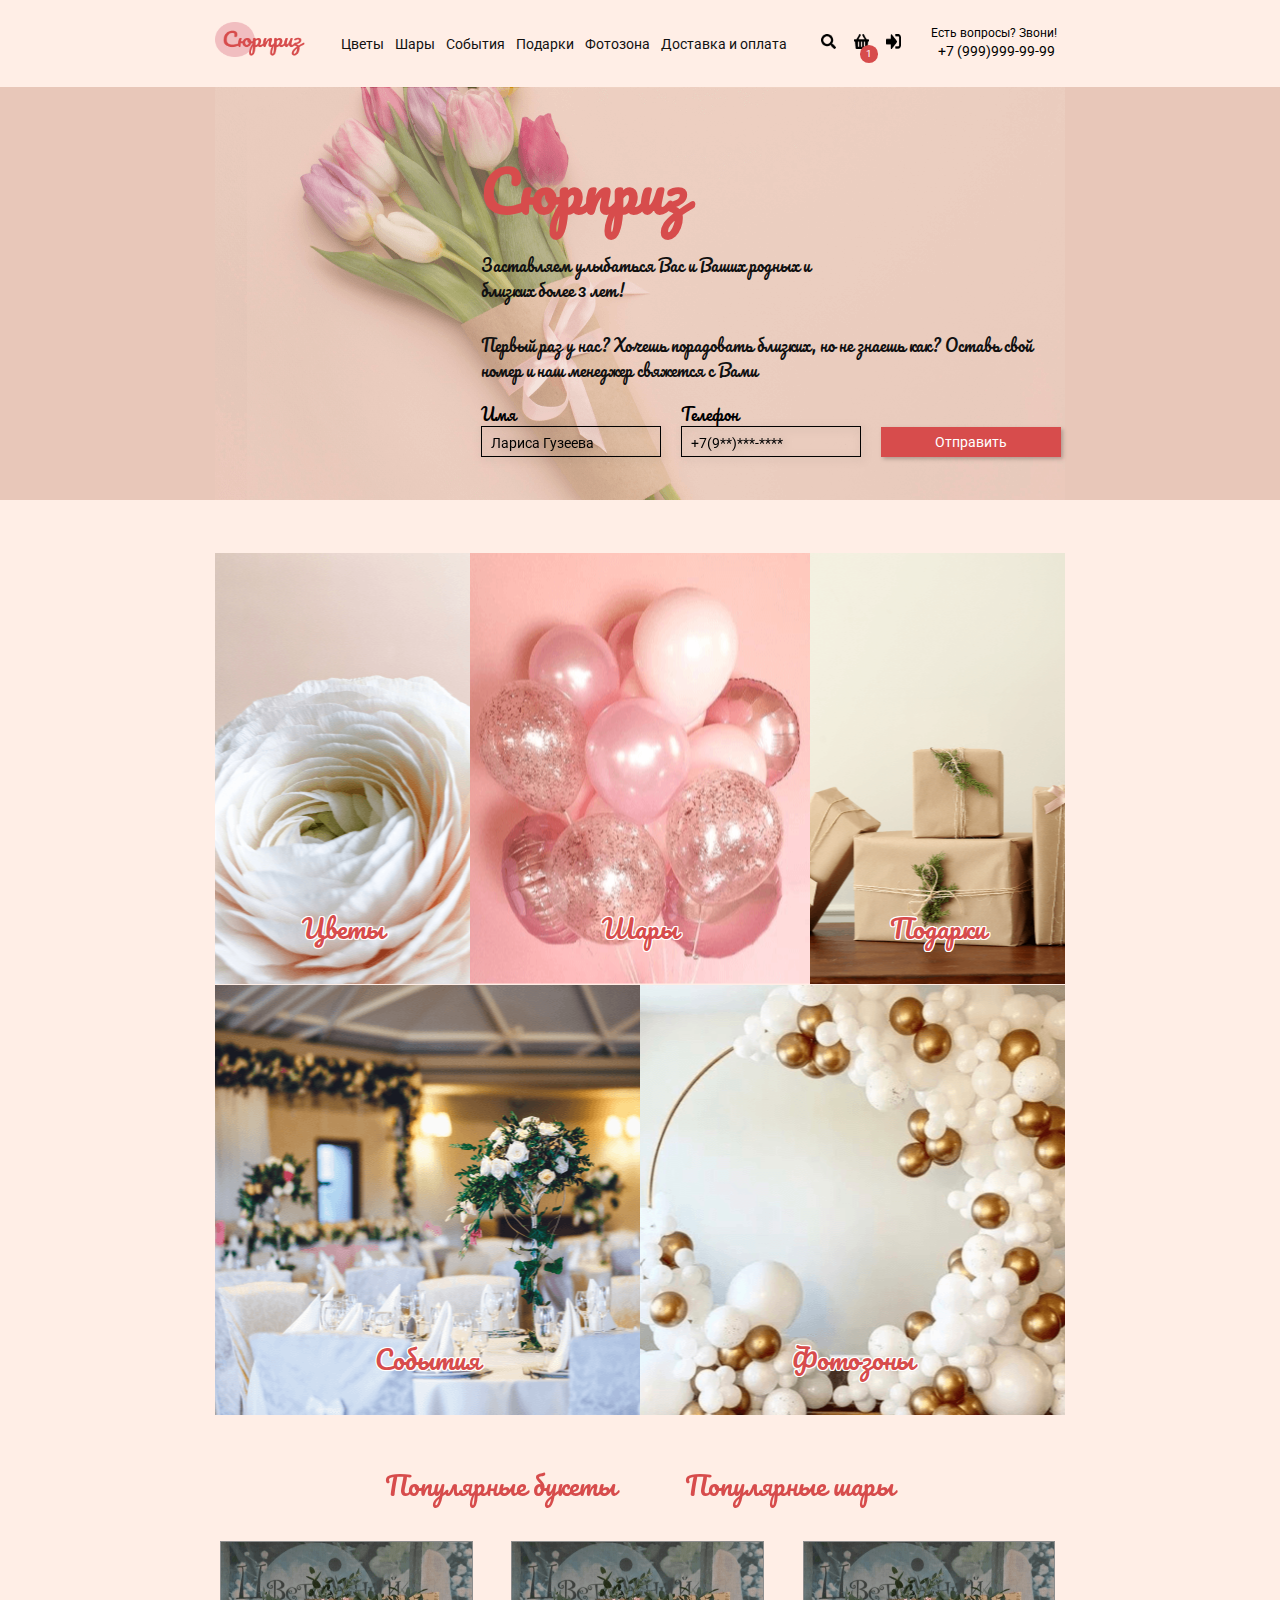
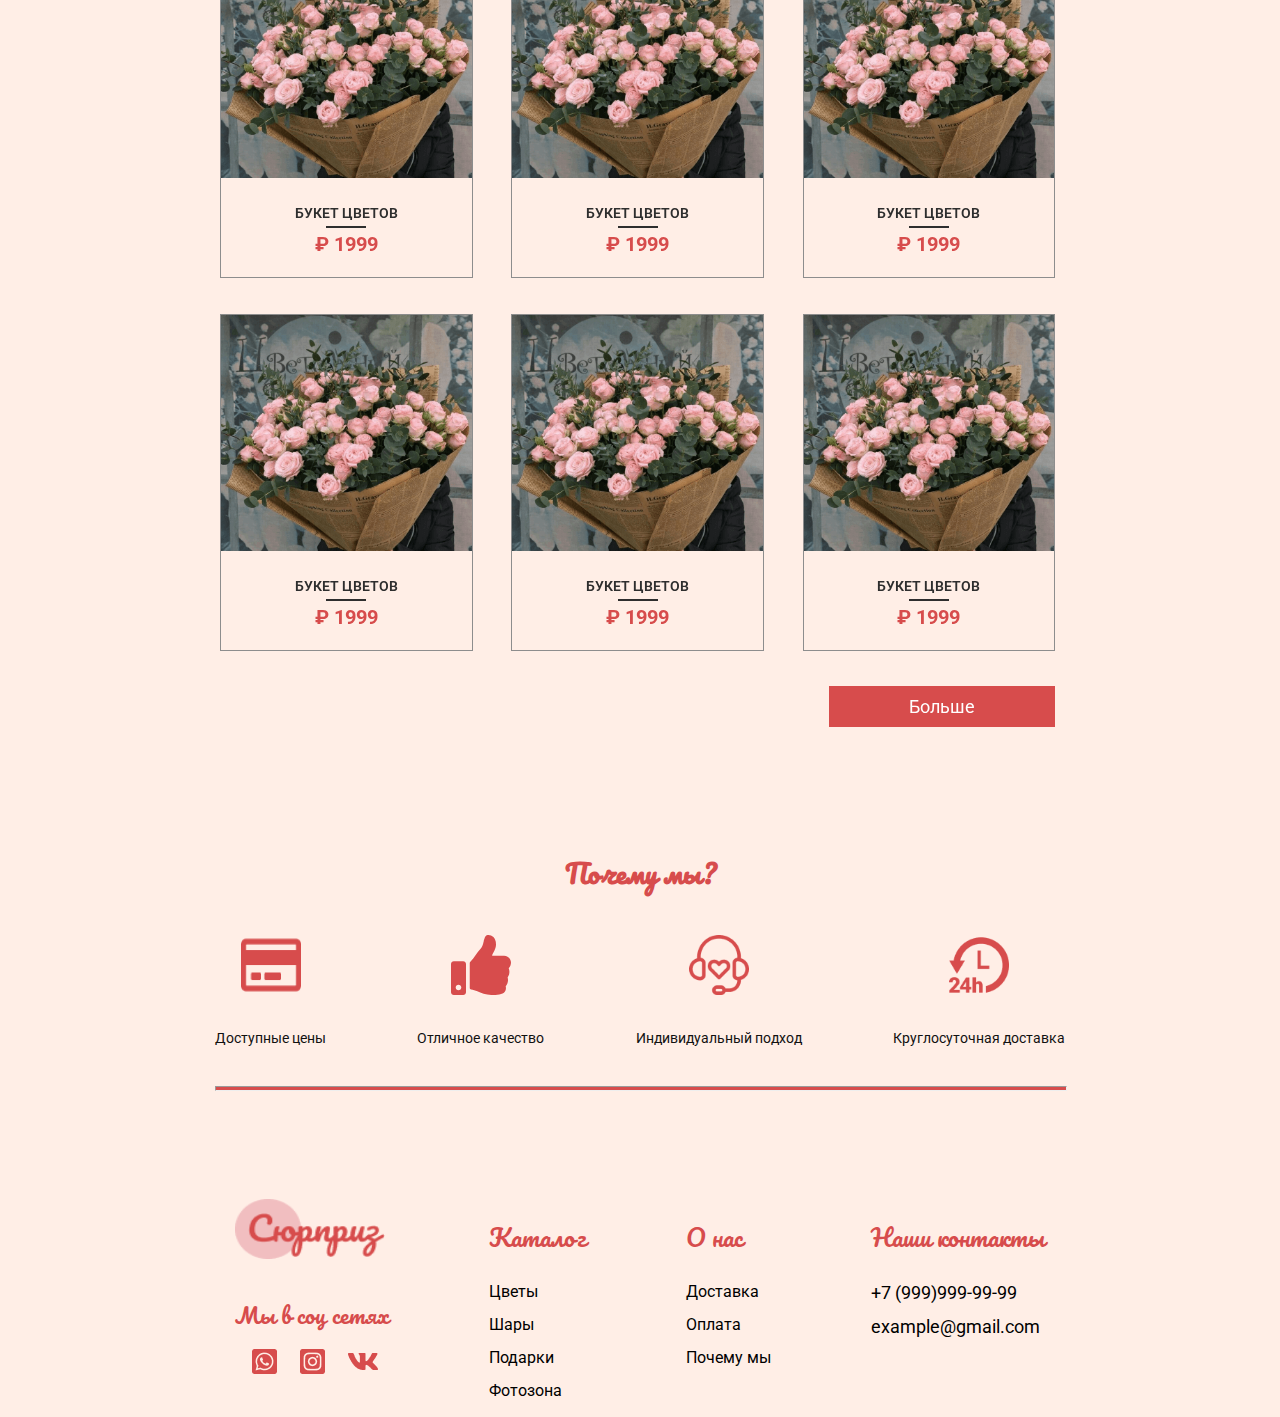
<file: index.html>
<!DOCTYPE html>
<html lang="ru">

<head>
    <meta charset="UTF-8">
    <meta http-equiv="X-UA-Compatible" content="IE=edge">
    <meta name="viewport" content="width=device-width, initial-scale=1.0">
    <link rel="preconnect" href="https://fonts.gstatic.com">
    <link href="https://fonts.googleapis.com/css2?family=Pacifico&family=Roboto&display=swap" rel="stylesheet">
    <link rel="stylesheet" href="https://use.fontawesome.com/releases/v5.15.3/css/all.css"
        integrity="sha384-SZXxX4whJ79/gErwcOYf+zWLeJdY/qpuqC4cAa9rOGUstPomtqpuNWT9wdPEn2fk" crossorigin="anonymous">
    <link rel="stylesheet" href="css/normalize.css">
    <link rel="stylesheet" href="css/animate.css">
    <link rel="stylesheet" href="css/style.css">
    <link rel="stylesheet" href="css/slider.css">
    <link rel="stylesheet" href="css/media.css">
    <title>Document</title>
</head>

<body>
    <div class="wrapper">

        <!-- HEADER -->

        <header class="header">
            <div class="container">
                <a href="index.html" class="header__logo">
                    <img src="img/logo.png" alt="logo" class="logo__img">
                </a>
                <ul class="header__navlist">
                    <li class="navlist__item"><a href="catalog.html" class="navlist__link">Цветы</a>
                        <ul class="navlist__dropdown_1">
                            <li class="dropdown__item"><a href="#" class="dropdown__link">Акции</a></li>
                            <li class="dropdown__item"><a href="#" class="dropdown__link">Цветы в коробке</a></li>
                            <li class="dropdown__item"><a href="#" class="dropdown__link">Корзины с цветами</a></li>
                            <li class="dropdown__item"><a href="#" class="dropdown__link">Сборные букеты</a></li>
                            <li class="dropdown__item"><a href="#" class="dropdown__link">Розы</a></li>
                            <li class="dropdown__item"><a href="#" class="dropdown__link">Кустовые розы</a></li>
                            <li class="dropdown__item"><a href="#" class="dropdown__link">Тюльпаны</a></li>
                            <li class="dropdown__item"><a href="#" class="dropdown__link">Пионы</a></li>
                            <li class="dropdown__item"><a href="#" class="dropdown__link">Ромашки</a></li>
                            <li class="dropdown__item"><a href="#" class="dropdown__link">Ирисы</a></li>
                            <li class="dropdown__item"><a href="#" class="dropdown__link">Хризантемы</a></li>
                            <li class="dropdown__item"><a href="#" class="dropdown__link">Герберы</a></li>
                            <li class="dropdown__item"><a href="#" class="dropdown__link">Сухоцветы</a></li>
                            <li class="dropdown__item"><a href="#" class="dropdown__link">Открытки</a></li>
                        </ul>
                    </li>
                    <li class="navlist__item"><a href="catalog.html" class="navlist__link">Шары</a>
                        <ul class="navlist__dropdown_2">
                            <li class="dropdown__item"><a href="#" class="dropdown__link">Акции</a></li>
                            <li class="dropdown__item"><a href="#" class="dropdown__link">Наборы</a></li>
                            <li class="dropdown__item"><a href="#" class="dropdown__link">Шары с гелием</a></li>
                            <li class="dropdown__item"><a href="#" class="dropdown__link">Светящиеся шары</a></li>
                            <li class="dropdown__item"><a href="#" class="dropdown__link">Фольгированные звезды</a></li>
                            <li class="dropdown__item"><a href="#" class="dropdown__link">Фольгированные сердца</a></li>
                            <li class="dropdown__item"><a href="#" class="dropdown__link">Фольгированные круги</a></li>
                            <li class="dropdown__item"><a href="#" class="dropdown__link">Цифры и буквы</a></li>
                            <li class="dropdown__item"><a href="#" class="dropdown__link">Фигурные шары</a></li>
                            <li class="dropdown__item"><a href="#" class="dropdown__link">Ходячие шары</a></li>
                            <li class="dropdown__item"><a href="#" class="dropdown__link">Шары с надписями</a></li>
                            <li class="dropdown__item"><a href="#" class="dropdown__link">Коробки с шарами</a></li>
                        </ul>
                    </li>
                    <li class="navlist__item"><a href="catalog.html" class="navlist__link">События</a>
                        <ul class="navlist__dropdown_3">
                            <li class="dropdown__item"><a href="#" class="dropdown__link">День рождения</a></li>
                            <li class="dropdown__item"><a href="#" class="dropdown__link">Выписка из роддома</a></li>
                            <li class="dropdown__item"><a href="#" class="dropdown__link">Татьянин день</a></li>
                            <li class="dropdown__item"><a href="#" class="dropdown__link">День всех влюбленных</a></li>
                            <li class="dropdown__item"><a href="#" class="dropdown__link">День защитника Отечества</a>
                            </li>
                            <li class="dropdown__item"><a href="#" class="dropdown__link">Международный женский день</a>
                            </li>
                            <li class="dropdown__item"><a href="#" class="dropdown__link">Последний звонок</a></li>
                            <li class="dropdown__item"><a href="#" class="dropdown__link">Свадьба</a></li>
                            <li class="dropdown__item"><a href="#" class="dropdown__link">День знаний</a></li>
                            <li class="dropdown__item"><a href="#" class="dropdown__link">День учителя</a></li>
                            <li class="dropdown__item"><a href="#" class="dropdown__link">Halloween</a></li>
                            <li class="dropdown__item"><a href="#" class="dropdown__link">День матери</a></li>
                            <li class="dropdown__item"><a href="#" class="dropdown__link">Новый год</a></li>
                        </ul>
                    </li>
                    <li class="navlist__item"><a href="catalog.html" class="navlist__link">Подарки</a></li>
                    <li class="navlist__item"><a href="catalog.html" class="navlist__link">Фотозона</a></li>
                    <li class="navlist__item"><a href="#" class="navlist__link">Доставка и оплата</a></li>
                </ul>
                <div class="header__action-buttons">
                    <ul class="actions-buttons__list">
                        <li class="action-buttons__item search" id="search"><a href="#"
                                class="action-buttons__link"><img src="img/search.png" alt="search"
                                    class="link__img"></a></li>
                        <li class="action-buttons__item"><a href="#" class="action-buttons__link"><img
                                    src="img/cart.png" alt="cart" class="link__img"><span>1</span></a></li>
                        <li class="action-buttons__item"><a href="#" class="action-buttons__link"><img src="img/log.png"
                                    alt="log-in" class="link__img"></a></li>
                    </ul>
                </div>
                <div class="header__contact">
                    <p class="contact__text">Есть вопросы? Звони!</p>
                    <a href="tel:+79999999999" class="contact__phone">+7 (999)999-99-99</a>
                </div>

                <!-- MOBILE BURGER -->

                <div class="header__mobile">
                    <div class="burger__menu">
                        <span></span>
                    </div>
                    <nav>
                        <ul class="mobile__social-nav">
                            <li class="social-nav__item"><a href="#" class="social-nav__link"><img src="img/search.png"
                                        alt="search" class="nav__link-img"></a></li>
                            <li class="social-nav__item"><a href="#" class="social-nav__link"><img src="img/cart.png"
                                        alt="cart" class="nav__link-img"><span>1</span></a></li>
                            <li class="social-nav__item"><a href="#" class="social-nav__link"><img src="img/log.png"
                                        alt="lig-in" class="nav__link-img"></a></li>
                        </ul>
                        <div class="mobile__contacts">
                            <p class="contact__text">Есть вопросы? Звони!</p>
                            <a href="tel:+79999999999" class="contacts__link">+7 (999)999-99-99</a>
                        </div>
                        <ul class="mobile__nav-list">
                            <li class="nav-list__item accordeon-item">
                                <p class="nav-list__link accordeon-item__trigger">Цветы</p>
                                <ul class="accordeon-item__content">
                                    <li class="content__item"><a href="#" class="content__link">Акции</a></li>
                                    <li class="content__item"><a href="#" class="content__link">Цветы в коробке</a>
                                    </li>
                                    <li class="content__item"><a href="#" class="content__link">Корзины с цветами</a>
                                    </li>
                                    <li class="content__item"><a href="#" class="content__link">Сборные букеты</a>
                                    </li>
                                    <li class="content__item"><a href="#" class="content__link">Розы</a></li>
                                    <li class="content__item"><a href="#" class="content__link">Кустовые розы</a></li>
                                    <li class="content__item"><a href="#" class="content__link">Тюльпаны</a></li>
                                    <li class="content__item"><a href="#" class="content__link">Пионы</a></li>
                                    <li class="content__item"><a href="#" class="content__link">Ромашки</a></li>
                                    <li class="content__item"><a href="#" class="content__link">Ирисы</a></li>
                                    <li class="content__item"><a href="#" class="content__link">Хризантемы</a></li>
                                    <li class="content__item"><a href="#" class="content__link">Герберы</a></li>
                                    <li class="content__item"><a href="#" class="content__link">Сухоцветы</a></li>
                                    <li class="content__item"><a href="#" class="content__link">Открытки</a></li>
                                    <li class="content__item"><a href="#" class="content__link">Смотреть все</a></li>
                                </ul>
                            </li>
                            <li class="nav-list__item accordeon-item">
                                <p class="nav-list__link accordeon-item__trigger">Шары</p>
                                <ul class="accordeon-item__content">
                                    <li class="content__item"><a href="#" class="content__link">Акции</a></li>
                                    <li class="content__item"><a href="#" class="content__link">Наборы</a>
                                    </li>
                                    <li class="content__item"><a href="#" class="content__link">Шары с гелием</a>
                                    </li>
                                    <li class="content__item"><a href="#" class="content__link">Светящиеся шары</a>
                                    </li>
                                    <li class="content__item"><a href="#" class="content__link">Фольгированные
                                            звезды</a></li>
                                    <li class="content__item"><a href="#" class="content__link">Фольгированные
                                            сердца</a></li>
                                    <li class="content__item"><a href="#" class="content__link">Фольгированные круги</a>
                                    </li>
                                    <li class="content__item"><a href="#" class="content__link">Цифры и буквы</a></li>
                                    <li class="content__item"><a href="#" class="content__link">Фигурные шары</a></li>
                                    <li class="content__item"><a href="#" class="content__link">Ходячие шары</a></li>
                                    <li class="content__item"><a href="#" class="content__link">Шары с надписями</a>
                                    </li>
                                    <li class="content__item"><a href="#" class="content__link">Коробки с шарами</a>
                                    </li>

                                    <li class="content__item"><a href="#" class="content__link">Смотреть все</a></li>
                                </ul>
                            </li>
                            <li class="nav-list__item accordeon-item">
                                <p class="nav-list__link accordeon-item__trigger">События</p>
                                <ul class="accordeon-item__content">
                                    <li class="content__item"><a href="#" class="content__link">День рождения</a></li>
                                    <li class="content__item"><a href="#" class="content__link">Выписка из роддома</a>
                                    </li>
                                    <li class="content__item"><a href="#" class="content__link">Татьянин день</a>
                                    </li>
                                    <li class="content__item"><a href="#" class="content__link">День всех влюбленных</a>
                                    </li>
                                    <li class="content__item"><a href="#" class="content__link">День защитника
                                            Отечества</a></li>
                                    <li class="content__item"><a href="#" class="content__link">Международный женский
                                            день</a></li>
                                    <li class="content__item"><a href="#" class="content__link">Последний звонок</a>
                                    </li>
                                    <li class="content__item"><a href="#" class="content__link">Свадьба</a></li>
                                    <li class="content__item"><a href="#" class="content__link">День знаний</a></li>
                                    <li class="content__item"><a href="#" class="content__link">День учителя</a></li>
                                    <li class="content__item"><a href="#" class="content__link">Halloween</a>
                                    </li>
                                    <li class="content__item"><a href="#" class="content__link">День матери</a>
                                    </li>
                                    <li class="content__item"><a href="#" class="content__link">Новый год</a>
                                    </li>

                                    <li class="content__item"><a href="#" class="content__link">Смотреть все</a></li>
                                </ul>
                            </li>
                            <li class="nav-list__item"><a href="#" class="nav-list__link">Подарки</a></li>
                            <li class="nav-list__item"><a href="#" class="nav-list__link">Фотозона</a></li>
                            <li class="nav-list__item"><a href="#" class="nav-list__link">Доставка и оплата</a></li>
                        </ul>
                    </nav>
                </div>

                <!-- MOBILE BURGER -->

            </div>
        </header>

        <!-- HEADER -->

        <!-- INFO -->

        <section class="info">
            <div class="container">
                <div class="info__content">
                    <h1 class="info__head">Сюрприз</h1>
                    <p class="info__first">Заставляем улыбаться Вас и Ваших родных и близких более 3 лет!</p>
                    <p class="info__second">
                        Первый раз у нас? Хочешь порадовать близких, но не знаешь как? Оставь свой
                        номер
                        и наш менеджер свяжется с Вами
                    </p>
                    <form action="send.php" method="POST" class="info__form">
                        <div class="form__name">
                            <label for="Имя">Имя</label>
                            <input type="text" id="Имя" name="name" placeholder="Лариса Гузеева">
                        </div>
                        <div class="form__phone">
                            <label for="Телефон">Телефон</label>
                            <input type="text" id="Телефон" name="phone" placeholder="+7(9**)***-****">
                        </div>
                        <input type="submit" value="Отправить">
                    </form>
                </div>
            </div>
        </section>

        <!-- INFO -->

        <!-- CATEGORIES -->

        <section class="categories">
            <div class="container">
                <ul class="categories__list">
                    <li class="categories__item"><a href="#" class="categories__link">
                            <div class="categories__text">Цветы</div>
                        </a></li>
                    <li class="categories__item"><a href="#" class="categories__link">
                            <div class="categories__text">Шары</div>
                        </a></li>
                    <li class="categories__item"><a href="#" class="categories__link">
                            <div class="categories__text">Подарки</div>
                        </a></li>
                    <li class="categories__item"><a href="#" class="categories__link">
                            <div class="categories__text">События</div>
                        </a></li>
                    <li class="categories__item"><a href="#" class="categories__link">
                            <div class="categories__text">Фотозоны</div>
                        </a></li>
                </ul>
            </div>
        </section>

        <!-- CATEGORIES -->

        <!-- SLIDER-CATALOG -->

        <section class="slider__catalog">
            <div class="container">
                <div class="slider">
                    <div class="slider__screen">
                        <h3 class="slider__head">Популярные букеты</h3>
                        <ul class="slider__list">
                            <li class="slider__item">
                                <div class="product-wrap">
                                    <div class="product-item">
                                        <img src="img/card_image.png" />
                                        <div class="product-buttons">
                                            <a href="" class="button">В корзину</a>
                                        </div>
                                    </div>
                                    <div class="product-title">
                                        <a href="">Букет цветов</a>
                                        <span class="product-price">₽ 1999</span>
                                    </div>
                                </div>
                            </li>
                            <li class="slider__item">
                                <div class="product-wrap">
                                    <div class="product-item">
                                        <img src="img/card_image.png" />
                                        <div class="product-buttons">
                                            <a href="" class="button">В корзину</a>
                                        </div>
                                    </div>
                                    <div class="product-title">
                                        <a href="">Букет цветов</a>
                                        <span class="product-price">₽ 1999</span>
                                    </div>
                                </div>
                            </li>
                            <li class="slider__item">
                                <div class="product-wrap">
                                    <div class="product-item">
                                        <img src="img/card_image.png" />
                                        <div class="product-buttons">
                                            <a href="" class="button">В корзину</a>
                                        </div>
                                    </div>
                                    <div class="product-title">
                                        <a href="">Букет цветов</a>
                                        <span class="product-price">₽ 1999</span>
                                    </div>
                                </div>
                            </li>
                            <li class="slider__item">
                                <div class="product-wrap">
                                    <div class="product-item">
                                        <img src="img/card_image.png" />
                                        <div class="product-buttons">
                                            <a href="" class="button">В корзину</a>
                                        </div>
                                    </div>
                                    <div class="product-title">
                                        <a href="">Букет цветов</a>
                                        <span class="product-price">₽ 1999</span>
                                    </div>
                                </div>
                            </li>
                            <li class="slider__item">
                                <div class="product-wrap">
                                    <div class="product-item">
                                        <img src="img/card_image.png" />
                                        <div class="product-buttons">
                                            <a href="" class="button">В корзину</a>
                                        </div>
                                    </div>
                                    <div class="product-title">
                                        <a href="">Букет цветов</a>
                                        <span class="product-price">₽ 1999</span>
                                    </div>
                                </div>
                            </li>
                            <li class="slider__item">
                                <div class="product-wrap">
                                    <div class="product-item">
                                        <img src="img/card_image.png" />
                                        <div class="product-buttons">
                                            <a href="" class="button">В корзину</a>
                                        </div>
                                    </div>
                                    <div class="product-title">
                                        <a href="">Букет цветов</a>
                                        <span class="product-price">₽ 1999</span>
                                    </div>
                                </div>
                            </li>
                        </ul>
                        <a href="#" class="slider__button">Больше</a>
                    </div>
                    <div class="slider__screen">
                        <h3 class="slider__head">Популярные шары</h3>
                        <ul class="slider__list">
                            <li class="slider__item">
                                <div class="product-wrap">
                                    <div class="product-item">
                                        <img src="img/card_image.png" />
                                        <div class="product-buttons">
                                            <a href="" class="button">В корзину</a>
                                        </div>
                                    </div>
                                    <div class="product-title">
                                        <a href="">Букет цветов</a>
                                        <span class="product-price">₽ 1999</span>
                                    </div>
                                </div>
                            </li>
                            <li class="slider__item">
                                <div class="product-wrap">
                                    <div class="product-item">
                                        <img src="img/card_image.png" />
                                        <div class="product-buttons">
                                            <a href="" class="button">В корзину</a>
                                        </div>
                                    </div>
                                    <div class="product-title">
                                        <a href="">Букет цветов</a>
                                        <span class="product-price">₽ 1999</span>
                                    </div>
                                </div>
                            </li>
                            <li class="slider__item">
                                <div class="product-wrap">
                                    <div class="product-item">
                                        <img src="img/card_image.png" />
                                        <div class="product-buttons">
                                            <a href="" class="button">В корзину</a>
                                        </div>
                                    </div>
                                    <div class="product-title">
                                        <a href="">Букет цветов</a>
                                        <span class="product-price">₽ 1999</span>
                                    </div>
                                </div>
                            </li>
                            <li class="slider__item">
                                <div class="product-wrap">
                                    <div class="product-item">
                                        <img src="img/card_image.png" />
                                        <div class="product-buttons">
                                            <a href="" class="button">В корзину</a>
                                        </div>
                                    </div>
                                    <div class="product-title">
                                        <a href="">Букет цветов</a>
                                        <span class="product-price">₽ 1999</span>
                                    </div>
                                </div>
                            </li>
                            <li class="slider__item">
                                <div class="product-wrap">
                                    <div class="product-item">
                                        <img src="img/card_image.png" />
                                        <div class="product-buttons">
                                            <a href="" class="button">В корзину</a>
                                        </div>
                                    </div>
                                    <div class="product-title">
                                        <a href="">Букет цветов</a>
                                        <span class="product-price">₽ 1999</span>
                                    </div>
                                </div>
                            </li>
                            <li class="slider__item">
                                <div class="product-wrap">
                                    <div class="product-item">
                                        <img src="img/card_image.png" />
                                        <div class="product-buttons">
                                            <a href="" class="button">В корзину</a>
                                        </div>
                                    </div>
                                    <div class="product-title">
                                        <a href="">Букет цветов</a>
                                        <span class="product-price">₽ 1999</span>
                                    </div>
                                </div>
                            </li>
                        </ul>
                        <a href="#" class="slider__button">Больше</a>
                    </div>
                </div>
            </div>
        </section>

        <!-- SLIDER-CATALOG -->

        <!-- ADVANTAGES -->

        <section class="advantages">
            <div class="container">
                <h3 class="advantages__head">Почему мы?</h3>
                <ul class="advantages__list">
                    <li class="advantages__item">
                        <img src="img/card.png" alt="card" class="item__img">
                        <p class="item__text">Доступные цены</p>
                    </li>
                    <li class="advantages__item">
                        <img src="img/quality.svg" alt="card" class="item__img">
                        <p class="item__text">Отличное качество</p>
                    </li>
                    <li class="advantages__item">
                        <img src="img/support.png" alt="card" class="item__img">
                        <p class="item__text">Индивидуальный подход</p>
                    </li>
                    <!-- <li class="advantages__item">
                        <img src="img/card.png" alt="card" class="item__img">
                        <p class="item__text">Огромный ассортимент</p>
                    </li> -->
                    <li class="advantages__item">
                        <img src="img/clock.png" alt="card" class="item__img">
                        <p class="item__text">Круглосуточная доставка</p>
                    </li>
                </ul>
                <hr>
            </div>
        </section>

        <!-- ADVANTAGES -->

        <!-- FOOTER -->

        <footer>
            <div class="container">
                <div class="footer__logo">
                    <a href="index.html" class="footer__logo_link"><img src="img/logo.png" alt="logo"
                            class="logo__link"></a>
                    <p class="logo__text">Мы в соц сетях</p>
                    <ul class="logo__list">
                        <li class="logo__item"><a href="#" class="logo__link"><img src="img/whatsapp.png" alt="whatsapp"
                                    class="social__link"></a></li>
                        <li class="logo__item"><a href="#" class="logo__link"><img src="img/insta.png" alt="insta"
                                    class="social__link"></a></li>
                        <li class="logo__item"><a href="#" class="logo__link"><img src="img/vk.png" alt="vk"
                                    class="social__link"></a></li>
                    </ul>
                </div>
                <div class="footer__catalog">
                    <p class="catalog__name">Каталог</p>
                    <ul class="catalog__list">
                        <li class="calatog__item"><a href="#" class="catalog__link">Цветы</a></li>
                        <li class="calatog__item"><a href="#" class="catalog__link">Шары</a></li>
                        <li class="calatog__item"><a href="#" class="catalog__link">Подарки</a></li>
                        <li class="calatog__item"><a href="#" class="catalog__link">Фотозона</a></li>
                    </ul>
                </div>
                <div class="footer__about">
                    <p class="about__name">О нас</p>
                    <ul class="about__list">
                        <li class="about__item"><a href="#" class="about__link">Доставка</a></li>
                        <li class="about__item"><a href="#" class="about__link">Оплата</a></li>
                        <li class="about__item"><a href="#" class="about__link">Почему мы</a></li>
                    </ul>
                </div>
                <div class="footer__contacts">
                    <p class="contacts__text">Наши контакты</p>
                    <a href="tel:+79999999999" class="contacts__phone">+7 (999)999-99-99</a>
                    <a href="#" class="contacts__email">example@gmail.com</a>
                </div>
            </div>
        </footer>

        <!-- FOOTER -->

        <!-- POP-UP-SEARCH -->

        <div class="popup_body" id="popup_body">
            <div class="search__popup" id="search__popup">
                <div class="popup_item">
                    <input type="text" maxlength="50">
                    <a href="#" class="popup__button"><i class="fas fa-search"></i></a>
                </div>
                <a href="#" class="close__button" id="close__button"><i class="fas fa-times"></i></a>
            </div>
        </div>

        <!-- POP-UP-SEARCH -->


    </div>




    <script src="js/jquery-3.5.1.min.js"></script>
    <script src="js/wow.min.js"></script>
    <script src="js/slick.min.js"></script>
    <script src="js/main.js"></script>
</body>

</html>
</file>
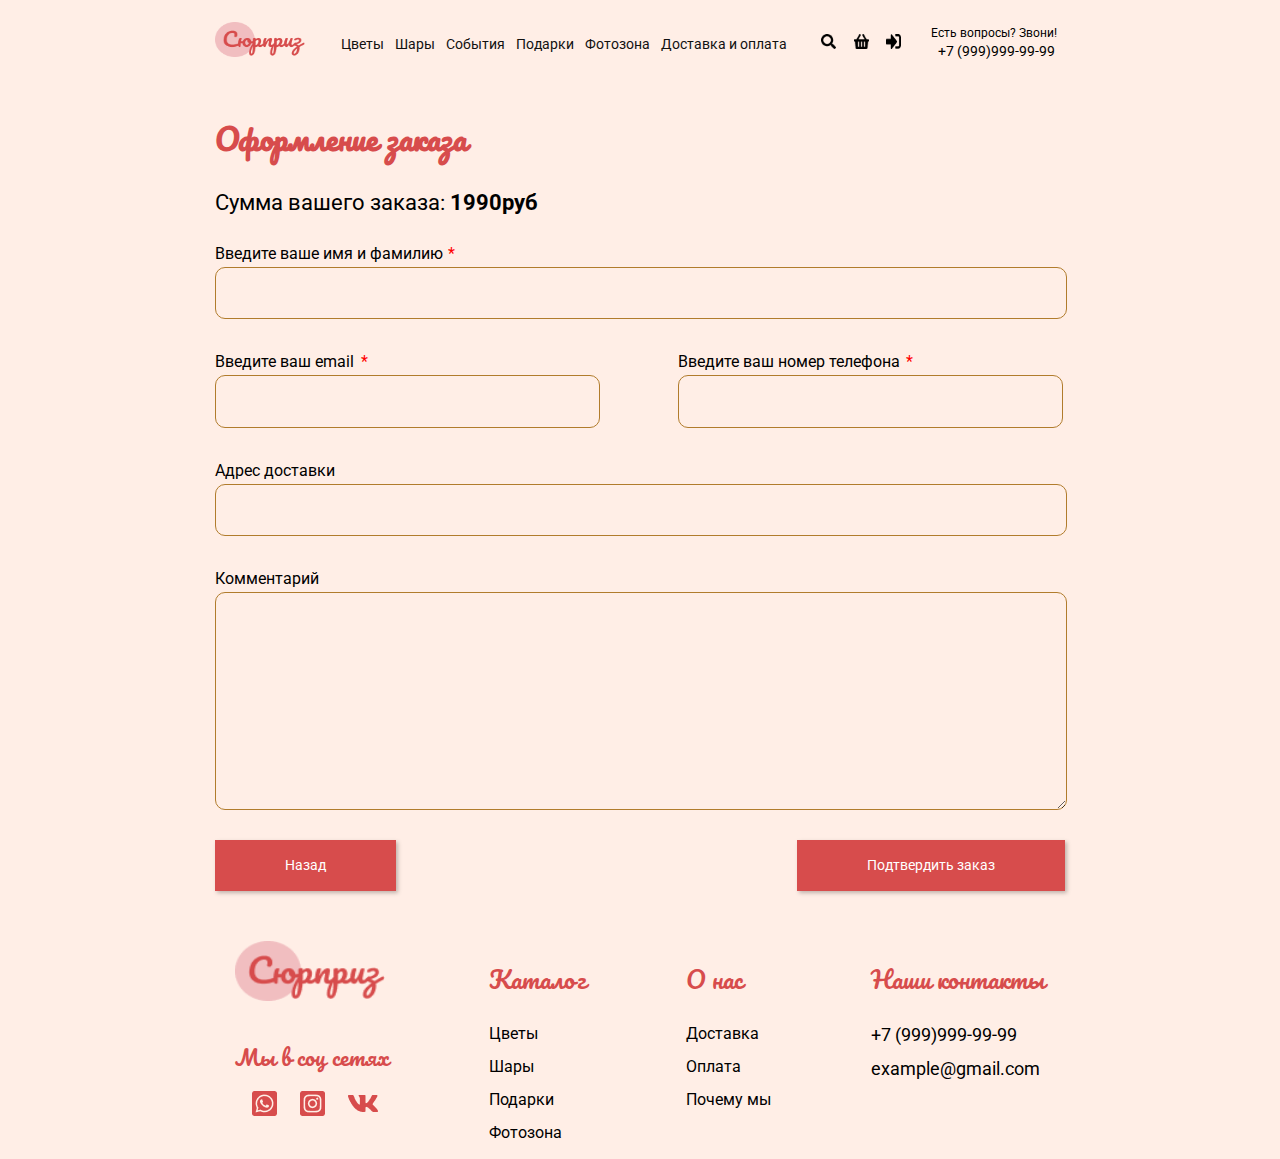
<file: buy-form.html>
<!DOCTYPE html>
<html lang="ru">

<head>
    <meta charset="UTF-8">
    <meta http-equiv="X-UA-Compatible" content="IE=edge">
    <meta name="viewport" content="width=device-width, initial-scale=1.0">
    <link rel="preconnect" href="https://fonts.gstatic.com">
    <link href="https://fonts.googleapis.com/css2?family=Pacifico&family=Roboto&display=swap" rel="stylesheet">
    <link rel="stylesheet" href="https://use.fontawesome.com/releases/v5.15.3/css/all.css"
        integrity="sha384-SZXxX4whJ79/gErwcOYf+zWLeJdY/qpuqC4cAa9rOGUstPomtqpuNWT9wdPEn2fk" crossorigin="anonymous">
    <link rel="stylesheet" href="css/normalize.css">
    <link rel="stylesheet" href="css/animate.css">
    <link rel="stylesheet" href="css/style.css">
    <link rel="stylesheet" href="css/slider.css">
    <link rel="stylesheet" href="css/buy-form.css">
    <link rel="stylesheet" href="css/media.css">
    <title>Document</title>
</head>

<body>
    <div class="wrapper">

        <!-- HEADER -->

        <header class="header">
            <div class="container">
                <a href="index.html" class="header__logo">
                    <img src="img/logo.png" alt="logo" class="logo__img">
                </a>
                <ul class="header__navlist">
                    <li class="navlist__item"><a href="catalog.html" class="navlist__link">Цветы</a>
                        <ul class="navlist__dropdown_1">
                            <li class="dropdown__item"><a href="#" class="dropdown__link">Акции</a></li>
                            <li class="dropdown__item"><a href="#" class="dropdown__link">Цветы в коробке</a></li>
                            <li class="dropdown__item"><a href="#" class="dropdown__link">Корзины с цветами</a></li>
                            <li class="dropdown__item"><a href="#" class="dropdown__link">Сборные букеты</a></li>
                            <li class="dropdown__item"><a href="#" class="dropdown__link">Розы</a></li>
                            <li class="dropdown__item"><a href="#" class="dropdown__link">Кустовые розы</a></li>
                            <li class="dropdown__item"><a href="#" class="dropdown__link">Тюльпаны</a></li>
                            <li class="dropdown__item"><a href="#" class="dropdown__link">Пионы</a></li>
                            <li class="dropdown__item"><a href="#" class="dropdown__link">Ромашки</a></li>
                            <li class="dropdown__item"><a href="#" class="dropdown__link">Ирисы</a></li>
                            <li class="dropdown__item"><a href="#" class="dropdown__link">Хризантемы</a></li>
                            <li class="dropdown__item"><a href="#" class="dropdown__link">Герберы</a></li>
                            <li class="dropdown__item"><a href="#" class="dropdown__link">Сухоцветы</a></li>
                            <li class="dropdown__item"><a href="#" class="dropdown__link">Открытки</a></li>
                        </ul>
                    </li>
                    <li class="navlist__item"><a href="catalog.html" class="navlist__link">Шары</a>
                        <ul class="navlist__dropdown_2">
                            <li class="dropdown__item"><a href="#" class="dropdown__link">Акции</a></li>
                            <li class="dropdown__item"><a href="#" class="dropdown__link">Наборы</a></li>
                            <li class="dropdown__item"><a href="#" class="dropdown__link">Шары с гелием</a></li>
                            <li class="dropdown__item"><a href="#" class="dropdown__link">Светящиеся шары</a></li>
                            <li class="dropdown__item"><a href="#" class="dropdown__link">Фольгированные звезды</a></li>
                            <li class="dropdown__item"><a href="#" class="dropdown__link">Фольгированные сердца</a></li>
                            <li class="dropdown__item"><a href="#" class="dropdown__link">Фольгированные круги</a></li>
                            <li class="dropdown__item"><a href="#" class="dropdown__link">Цифры и буквы</a></li>
                            <li class="dropdown__item"><a href="#" class="dropdown__link">Фигурные шары</a></li>
                            <li class="dropdown__item"><a href="#" class="dropdown__link">Ходячие шары</a></li>
                            <li class="dropdown__item"><a href="#" class="dropdown__link">Шары с надписями</a></li>
                            <li class="dropdown__item"><a href="#" class="dropdown__link">Коробки с шарами</a></li>
                        </ul>
                    </li>
                    <li class="navlist__item"><a href="catalog.html" class="navlist__link">События</a>
                        <ul class="navlist__dropdown_3">
                            <li class="dropdown__item"><a href="#" class="dropdown__link">День рождения</a></li>
                            <li class="dropdown__item"><a href="#" class="dropdown__link">Выписка из роддома</a></li>
                            <li class="dropdown__item"><a href="#" class="dropdown__link">Татьянин день</a></li>
                            <li class="dropdown__item"><a href="#" class="dropdown__link">День всех влюбленных</a></li>
                            <li class="dropdown__item"><a href="#" class="dropdown__link">День защитника Отечества</a>
                            </li>
                            <li class="dropdown__item"><a href="#" class="dropdown__link">Международный женский день</a>
                            </li>
                            <li class="dropdown__item"><a href="#" class="dropdown__link">Последний звонок</a></li>
                            <li class="dropdown__item"><a href="#" class="dropdown__link">Свадьба</a></li>
                            <li class="dropdown__item"><a href="#" class="dropdown__link">День знаний</a></li>
                            <li class="dropdown__item"><a href="#" class="dropdown__link">День учителя</a></li>
                            <li class="dropdown__item"><a href="#" class="dropdown__link">Halloween</a></li>
                            <li class="dropdown__item"><a href="#" class="dropdown__link">День матери</a></li>
                            <li class="dropdown__item"><a href="#" class="dropdown__link">Новый год</a></li>
                        </ul>
                    </li>
                    <li class="navlist__item"><a href="catalog.html" class="navlist__link">Подарки</a></li>
                    <li class="navlist__item"><a href="catalog.html" class="navlist__link">Фотозона</a></li>
                    <li class="navlist__item"><a href="#" class="navlist__link">Доставка и оплата</a></li>
                </ul>
                <div class="header__action-buttons">
                    <ul class="actions-buttons__list">
                        <li class="action-buttons__item"><a href="#" class="action-buttons__link"><img
                                    src="img/search.png" alt="search" class="link__img"></a></li>
                        <li class="action-buttons__item"><a href="#" class="action-buttons__link"><img
                                    src="img/cart.png" alt="cart" class="link__img"></a></li>
                        <li class="action-buttons__item"><a href="#" class="action-buttons__link"><img src="img/log.png"
                                    alt="log-in" class="link__img"></a></li>
                    </ul>
                </div>
                <div class="header__contact">
                    <p class="contact__text">Есть вопросы? Звони!</p>
                    <a href="tel:+79999999999" class="contact__phone">+7 (999)999-99-99</a>
                </div>

                <!-- MOBILE BURGER -->

                <div class="header__mobile">
                    <div class="burger__menu">
                        <span></span>
                    </div>
                    <nav>
                        <ul class="mobile__social-nav">
                            <li class="social-nav__item"><a href="#" class="social-nav__link"><img src="img/search.png"
                                        alt="search" class="nav__link-img"></a></li>
                            <li class="social-nav__item"><a href="#" class="social-nav__link"><img src="img/cart.png"
                                        alt="cart" class="nav__link-img"></a></li>
                            <li class="social-nav__item"><a href="#" class="social-nav__link"><img src="img/log.png"
                                        alt="lig-in" class="nav__link-img"></a></li>
                        </ul>
                        <div class="mobile__contacts">
                            <p class="contact__text">Есть вопросы? Звони!</p>
                            <a href="tel:+79999999999" class="contacts__link">+7 (999)999-99-99</a>
                        </div>
                        <ul class="mobile__nav-list">
                            <li class="nav-list__item accordeon-item">
                                <p class="nav-list__link accordeon-item__trigger">Цветы</p>
                                <ul class="accordeon-item__content">
                                    <li class="content__item"><a href="#" class="content__link">Акции</a></li>
                                    <li class="content__item"><a href="#" class="content__link">Цветы в коробке</a>
                                    </li>
                                    <li class="content__item"><a href="#" class="content__link">Корзины с цветами</a>
                                    </li>
                                    <li class="content__item"><a href="#" class="content__link">Сборные букеты</a>
                                    </li>
                                    <li class="content__item"><a href="#" class="content__link">Розы</a></li>
                                    <li class="content__item"><a href="#" class="content__link">Кустовые розы</a></li>
                                    <li class="content__item"><a href="#" class="content__link">Тюльпаны</a></li>
                                    <li class="content__item"><a href="#" class="content__link">Пионы</a></li>
                                    <li class="content__item"><a href="#" class="content__link">Ромашки</a></li>
                                    <li class="content__item"><a href="#" class="content__link">Ирисы</a></li>
                                    <li class="content__item"><a href="#" class="content__link">Хризантемы</a></li>
                                    <li class="content__item"><a href="#" class="content__link">Герберы</a></li>
                                    <li class="content__item"><a href="#" class="content__link">Сухоцветы</a></li>
                                    <li class="content__item"><a href="#" class="content__link">Открытки</a></li>
                                    <li class="content__item"><a href="#" class="content__link">Смотреть все</a></li>
                                </ul>
                            </li>
                            <li class="nav-list__item accordeon-item">
                                <p class="nav-list__link accordeon-item__trigger">Шары</p>
                                <ul class="accordeon-item__content">
                                    <li class="content__item"><a href="#" class="content__link">Акции</a></li>
                                    <li class="content__item"><a href="#" class="content__link">Наборы</a>
                                    </li>
                                    <li class="content__item"><a href="#" class="content__link">Шары с гелием</a>
                                    </li>
                                    <li class="content__item"><a href="#" class="content__link">Светящиеся шары</a>
                                    </li>
                                    <li class="content__item"><a href="#" class="content__link">Фольгированные
                                            звезды</a></li>
                                    <li class="content__item"><a href="#" class="content__link">Фольгированные
                                            сердца</a></li>
                                    <li class="content__item"><a href="#" class="content__link">Фольгированные круги</a>
                                    </li>
                                    <li class="content__item"><a href="#" class="content__link">Цифры и буквы</a></li>
                                    <li class="content__item"><a href="#" class="content__link">Фигурные шары</a></li>
                                    <li class="content__item"><a href="#" class="content__link">Ходячие шары</a></li>
                                    <li class="content__item"><a href="#" class="content__link">Шары с надписями</a>
                                    </li>
                                    <li class="content__item"><a href="#" class="content__link">Коробки с шарами</a>
                                    </li>

                                    <li class="content__item"><a href="#" class="content__link">Смотреть все</a></li>
                                </ul>
                            </li>
                            <li class="nav-list__item accordeon-item">
                                <p class="nav-list__link accordeon-item__trigger">События</p>
                                <ul class="accordeon-item__content">
                                    <li class="content__item"><a href="#" class="content__link">День рождения</a></li>
                                    <li class="content__item"><a href="#" class="content__link">Выписка из роддома</a>
                                    </li>
                                    <li class="content__item"><a href="#" class="content__link">Татьянин день</a>
                                    </li>
                                    <li class="content__item"><a href="#" class="content__link">День всех влюбленных</a>
                                    </li>
                                    <li class="content__item"><a href="#" class="content__link">День защитника
                                            Отечества</a></li>
                                    <li class="content__item"><a href="#" class="content__link">Международный женский
                                            день</a></li>
                                    <li class="content__item"><a href="#" class="content__link">Последний звонок</a>
                                    </li>
                                    <li class="content__item"><a href="#" class="content__link">Свадьба</a></li>
                                    <li class="content__item"><a href="#" class="content__link">День знаний</a></li>
                                    <li class="content__item"><a href="#" class="content__link">День учителя</a></li>
                                    <li class="content__item"><a href="#" class="content__link">Halloween</a>
                                    </li>
                                    <li class="content__item"><a href="#" class="content__link">День матери</a>
                                    </li>
                                    <li class="content__item"><a href="#" class="content__link">Новый год</a>
                                    </li>

                                    <li class="content__item"><a href="#" class="content__link">Смотреть все</a></li>
                                </ul>
                            </li>
                            <li class="nav-list__item"><a href="#" class="nav-list__link">Подарки</a></li>
                            <li class="nav-list__item"><a href="#" class="nav-list__link">Фотозона</a></li>
                            <li class="nav-list__item"><a href="#" class="nav-list__link">Доставка и оплата</a></li>
                        </ul>
                    </nav>
                </div>

                <!-- MOBILE BURGER -->

            </div>
        </header>

        <!-- HEADER -->

        <!-- BUY_FORM -->

        <section class="buy_form">
            <div class="container">
                <h2 class="buy_form__head">Оформление заказа</h2>
                <p class="buy_form__description">Сумма вашего заказа: <span>1990руб</span> </p>
                <form action="" method="POST">
                    <div class="form_name">
                        <label for="">Введите ваше имя и фамилию</label>
                        <input type="text" required>
                    </div>
                    <div class="form_mail">
                        <label for="">Введите ваш email</label>
                        <input type="text" required>
                    </div>
                    <div class="form_phone">
                        <label for="">Введите ваш номер телефона</label>
                        <input type="text" required>
                    </div>
                    <div class="form_adress">
                        <label for="">Адрес доставки</label>
                        <input type="text">
                    </div>
                    <div class="form_comment">
                        <label for="">Комментарий</label>
                        <textarea name="" id="" cols="30" rows="10"></textarea>
                    </div>
                    <div class="form__buttons">
                        <input type="button" value="Назад">
                        <input type="button" value="Подтвердить заказ">
                    </div>
                </form>
            </div>
        </section>

        <!-- BUY_FORM -->


        <!-- FOOTER -->

        <footer>
            <div class="container">
                <div class="footer__logo">
                    <a href="index.html" class="footer__logo_link"><img src="img/logo.png" alt="logo"
                            class="logo__link"></a>
                    <p class="logo__text">Мы в соц сетях</p>
                    <ul class="logo__list">
                        <li class="logo__item"><a href="#" class="logo__link"><img src="img/whatsapp.png" alt="whatsapp"
                                    class="social__link"></a></li>
                        <li class="logo__item"><a href="#" class="logo__link"><img src="img/insta.png" alt="insta"
                                    class="social__link"></a></li>
                        <li class="logo__item"><a href="#" class="logo__link"><img src="img/vk.png" alt="vk"
                                    class="social__link"></a></li>
                    </ul>
                </div>
                <div class="footer__catalog">
                    <p class="catalog__name">Каталог</p>
                    <ul class="catalog__list">
                        <li class="calatog__item"><a href="#" class="catalog__link">Цветы</a></li>
                        <li class="calatog__item"><a href="#" class="catalog__link">Шары</a></li>
                        <li class="calatog__item"><a href="#" class="catalog__link">Подарки</a></li>
                        <li class="calatog__item"><a href="#" class="catalog__link">Фотозона</a></li>
                    </ul>
                </div>
                <div class="footer__about">
                    <p class="about__name">О нас</p>
                    <ul class="about__list">
                        <li class="about__item"><a href="#" class="about__link">Доставка</a></li>
                        <li class="about__item"><a href="#" class="about__link">Оплата</a></li>
                        <li class="about__item"><a href="#" class="about__link">Почему мы</a></li>
                    </ul>
                </div>
                <div class="footer__contacts">
                    <p class="contacts__text">Наши контакты</p>
                    <a href="tel:+79999999999" class="contacts__phone">+7 (999)999-99-99</a>
                    <a href="#" class="contacts__email">example@gmail.com</a>
                </div>
            </div>
        </footer>

        <!-- FOOTER -->

    </div>




    <script src="js/jquery-3.5.1.min.js"></script>
    <script src="js/wow.min.js"></script>
    <script src="js/slick.min.js"></script>
    <script src="js/main.js"></script>
</body>

</html>
</file>
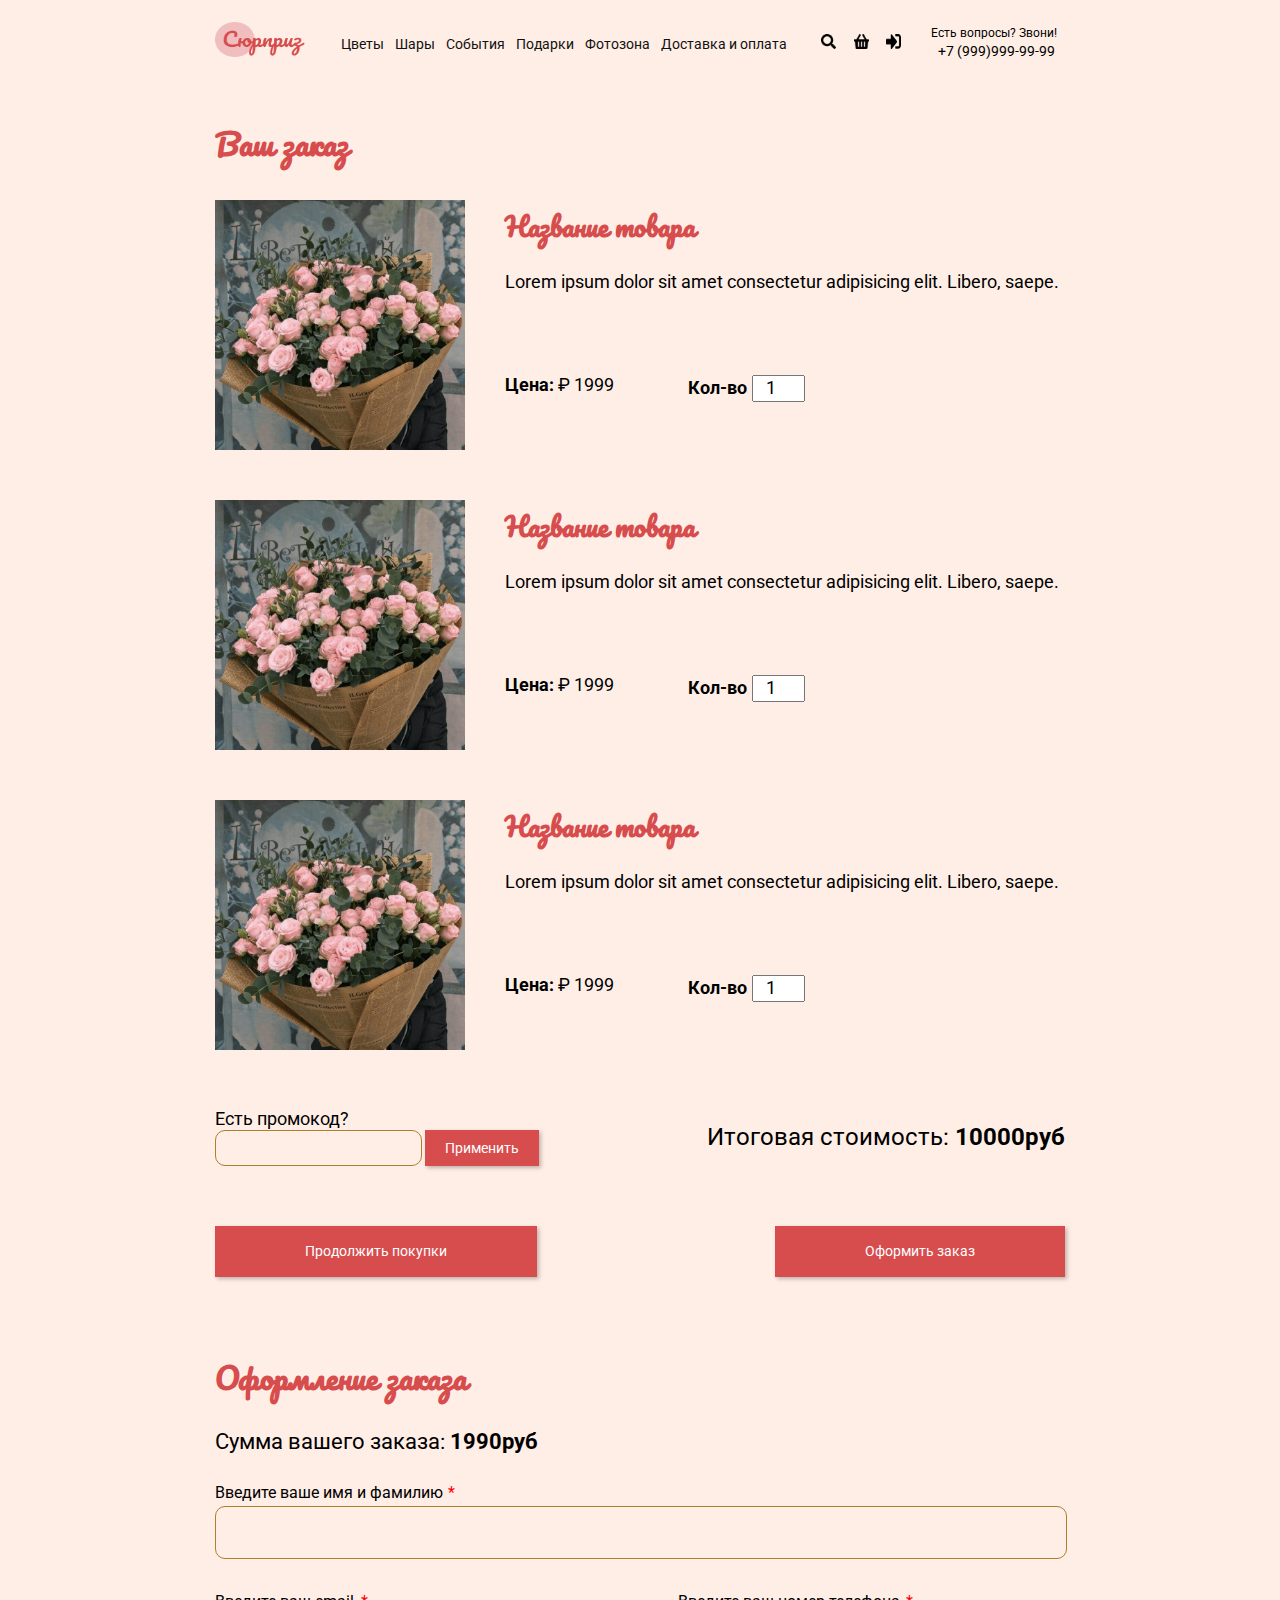
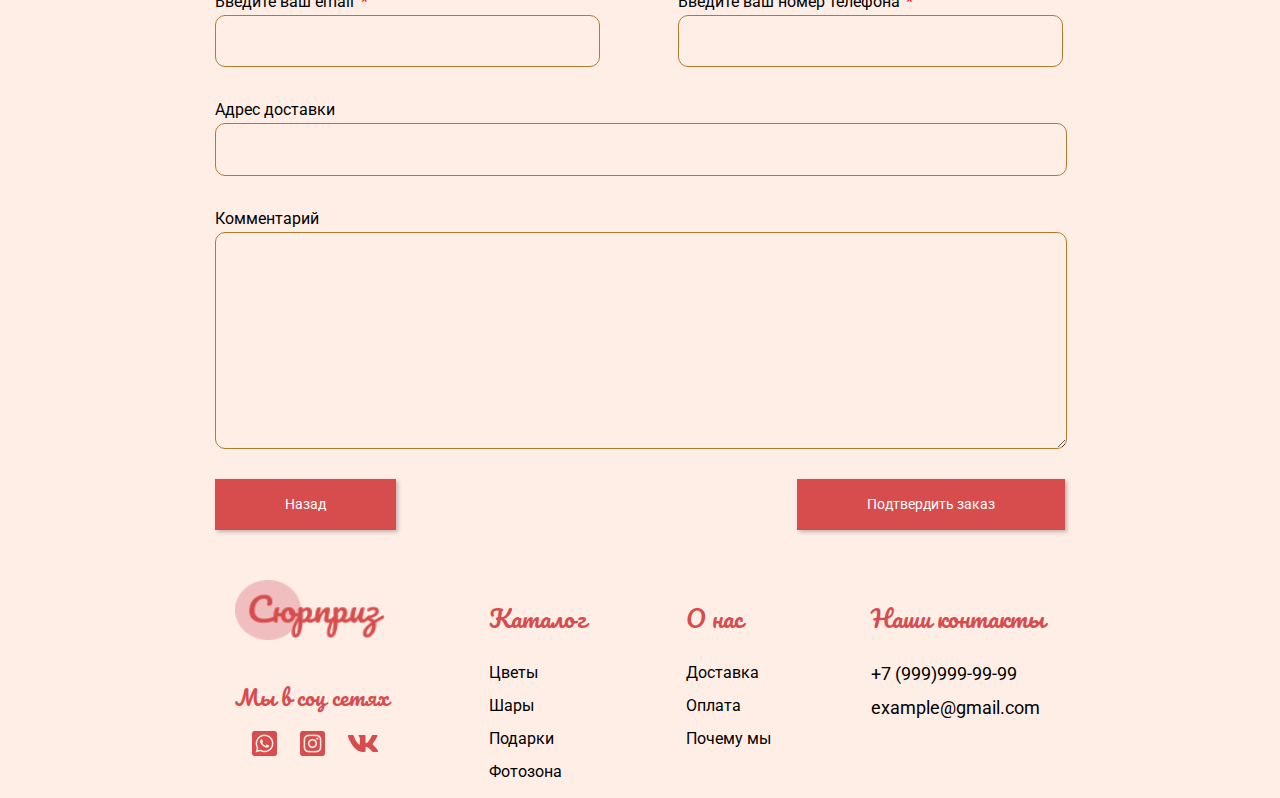
<file: cart.html>
<!DOCTYPE html>
<html lang="ru">

<head>
    <meta charset="UTF-8">
    <meta http-equiv="X-UA-Compatible" content="IE=edge">
    <meta name="viewport" content="width=device-width, initial-scale=1.0">
    <link rel="preconnect" href="https://fonts.gstatic.com">
    <link href="https://fonts.googleapis.com/css2?family=Pacifico&family=Roboto&display=swap" rel="stylesheet">
    <link rel="stylesheet" href="https://use.fontawesome.com/releases/v5.15.3/css/all.css"
        integrity="sha384-SZXxX4whJ79/gErwcOYf+zWLeJdY/qpuqC4cAa9rOGUstPomtqpuNWT9wdPEn2fk" crossorigin="anonymous">
    <link rel="stylesheet" href="css/normalize.css">
    <link rel="stylesheet" href="css/animate.css">
    <link rel="stylesheet" href="css/style.css">
    <link rel="stylesheet" href="css/slider.css">
    <link rel="stylesheet" href="css/cart.css">
    <link rel="stylesheet" href="css/media.css">
    <title>Document</title>
</head>

<body style=>
    <div class="wrapper">

        <!-- HEADER -->

        <header class="header">
            <div class="container">
                <a href="index.html" class="header__logo">
                    <img src="img/logo.png" alt="logo" class="logo__img">
                </a>
                <ul class="header__navlist">
                    <li class="navlist__item"><a href="catalog.html" class="navlist__link">Цветы</a>
                        <ul class="navlist__dropdown_1">
                            <li class="dropdown__item"><a href="#" class="dropdown__link">Акции</a></li>
                            <li class="dropdown__item"><a href="#" class="dropdown__link">Цветы в коробке</a></li>
                            <li class="dropdown__item"><a href="#" class="dropdown__link">Корзины с цветами</a></li>
                            <li class="dropdown__item"><a href="#" class="dropdown__link">Сборные букеты</a></li>
                            <li class="dropdown__item"><a href="#" class="dropdown__link">Розы</a></li>
                            <li class="dropdown__item"><a href="#" class="dropdown__link">Кустовые розы</a></li>
                            <li class="dropdown__item"><a href="#" class="dropdown__link">Тюльпаны</a></li>
                            <li class="dropdown__item"><a href="#" class="dropdown__link">Пионы</a></li>
                            <li class="dropdown__item"><a href="#" class="dropdown__link">Ромашки</a></li>
                            <li class="dropdown__item"><a href="#" class="dropdown__link">Ирисы</a></li>
                            <li class="dropdown__item"><a href="#" class="dropdown__link">Хризантемы</a></li>
                            <li class="dropdown__item"><a href="#" class="dropdown__link">Герберы</a></li>
                            <li class="dropdown__item"><a href="#" class="dropdown__link">Сухоцветы</a></li>
                            <li class="dropdown__item"><a href="#" class="dropdown__link">Открытки</a></li>
                        </ul>
                    </li>
                    <li class="navlist__item"><a href="catalog.html" class="navlist__link">Шары</a>
                        <ul class="navlist__dropdown_2">
                            <li class="dropdown__item"><a href="#" class="dropdown__link">Акции</a></li>
                            <li class="dropdown__item"><a href="#" class="dropdown__link">Наборы</a></li>
                            <li class="dropdown__item"><a href="#" class="dropdown__link">Шары с гелием</a></li>
                            <li class="dropdown__item"><a href="#" class="dropdown__link">Светящиеся шары</a></li>
                            <li class="dropdown__item"><a href="#" class="dropdown__link">Фольгированные звезды</a></li>
                            <li class="dropdown__item"><a href="#" class="dropdown__link">Фольгированные сердца</a></li>
                            <li class="dropdown__item"><a href="#" class="dropdown__link">Фольгированные круги</a></li>
                            <li class="dropdown__item"><a href="#" class="dropdown__link">Цифры и буквы</a></li>
                            <li class="dropdown__item"><a href="#" class="dropdown__link">Фигурные шары</a></li>
                            <li class="dropdown__item"><a href="#" class="dropdown__link">Ходячие шары</a></li>
                            <li class="dropdown__item"><a href="#" class="dropdown__link">Шары с надписями</a></li>
                            <li class="dropdown__item"><a href="#" class="dropdown__link">Коробки с шарами</a></li>
                        </ul>
                    </li>
                    <li class="navlist__item"><a href="catalog.html" class="navlist__link">События</a>
                        <ul class="navlist__dropdown_3">
                            <li class="dropdown__item"><a href="#" class="dropdown__link">День рождения</a></li>
                            <li class="dropdown__item"><a href="#" class="dropdown__link">Выписка из роддома</a></li>
                            <li class="dropdown__item"><a href="#" class="dropdown__link">Татьянин день</a></li>
                            <li class="dropdown__item"><a href="#" class="dropdown__link">День всех влюбленных</a></li>
                            <li class="dropdown__item"><a href="#" class="dropdown__link">День защитника Отечества</a>
                            </li>
                            <li class="dropdown__item"><a href="#" class="dropdown__link">Международный женский день</a>
                            </li>
                            <li class="dropdown__item"><a href="#" class="dropdown__link">Последний звонок</a></li>
                            <li class="dropdown__item"><a href="#" class="dropdown__link">Свадьба</a></li>
                            <li class="dropdown__item"><a href="#" class="dropdown__link">День знаний</a></li>
                            <li class="dropdown__item"><a href="#" class="dropdown__link">День учителя</a></li>
                            <li class="dropdown__item"><a href="#" class="dropdown__link">Halloween</a></li>
                            <li class="dropdown__item"><a href="#" class="dropdown__link">День матери</a></li>
                            <li class="dropdown__item"><a href="#" class="dropdown__link">Новый год</a></li>
                        </ul>
                    </li>
                    <li class="navlist__item"><a href="catalog.html" class="navlist__link">Подарки</a></li>
                    <li class="navlist__item"><a href="catalog.html" class="navlist__link">Фотозона</a></li>
                    <li class="navlist__item"><a href="#" class="navlist__link">Доставка и оплата</a></li>
                </ul>
                <div class="header__action-buttons">
                    <ul class="actions-buttons__list">
                        <li class="action-buttons__item search"><a href="#" class="action-buttons__link"><img
                                    src="img/search.png" alt="search" class="link__img"></a></li>
                        <li class="action-buttons__item"><a href="#" class="action-buttons__link"><img
                                    src="img/cart.png" alt="cart" class="link__img"></a></li>
                        <li class="action-buttons__item"><a href="#" class="action-buttons__link"><img src="img/log.png"
                                    alt="log-in" class="link__img"></a></li>
                    </ul>
                </div>
                <div class="header__contact">
                    <p class="contact__text">Есть вопросы? Звони!</p>
                    <a href="#" class="contact__phone">+7 (999)999-99-99</a>
                </div>

                <!-- MOBILE BURGER -->

                <div class="header__mobile">
                    <div class="burger__menu">
                        <span></span>
                    </div>
                    <nav>
                        <ul class="mobile__social-nav">
                            <li class="social-nav__item"><a href="#" class="social-nav__link"><img src="img/search.png"
                                        alt="search" class="nav__link-img"></a></li>
                            <li class="social-nav__item"><a href="#" class="social-nav__link"><img src="img/cart.png"
                                        alt="cart" class="nav__link-img"></a></li>
                            <li class="social-nav__item"><a href="#" class="social-nav__link"><img src="img/log.png"
                                        alt="lig-in" class="nav__link-img"></a></li>
                        </ul>
                        <div class="mobile__contacts">
                            <p class="contact__text">Есть вопросы? Звони!</p>
                            <a href="#" class="contacts__link">+7 (999)999-99-99</a>
                        </div>
                        <ul class="mobile__nav-list">
                            <li class="nav-list__item accordeon-item">
                                <p class="nav-list__link accordeon-item__trigger">Цветы</p>
                                <ul class="accordeon-item__content">
                                    <li class="content__item"><a href="#" class="content__link">Акции</a></li>
                                    <li class="content__item"><a href="#" class="content__link">Цветы в коробке</a>
                                    </li>
                                    <li class="content__item"><a href="#" class="content__link">Корзины с цветами</a>
                                    </li>
                                    <li class="content__item"><a href="#" class="content__link">Сборные букеты</a>
                                    </li>
                                    <li class="content__item"><a href="#" class="content__link">Розы</a></li>
                                    <li class="content__item"><a href="#" class="content__link">Кустовые розы</a></li>
                                    <li class="content__item"><a href="#" class="content__link">Тюльпаны</a></li>
                                    <li class="content__item"><a href="#" class="content__link">Пионы</a></li>
                                    <li class="content__item"><a href="#" class="content__link">Ромашки</a></li>
                                    <li class="content__item"><a href="#" class="content__link">Ирисы</a></li>
                                    <li class="content__item"><a href="#" class="content__link">Хризантемы</a></li>
                                    <li class="content__item"><a href="#" class="content__link">Герберы</a></li>
                                    <li class="content__item"><a href="#" class="content__link">Сухоцветы</a></li>
                                    <li class="content__item"><a href="#" class="content__link">Открытки</a></li>
                                    <li class="content__item"><a href="#" class="content__link">Смотреть все</a></li>
                                </ul>
                            </li>
                            <li class="nav-list__item accordeon-item">
                                <p class="nav-list__link accordeon-item__trigger">Шары</p>
                                <ul class="accordeon-item__content">
                                    <li class="content__item"><a href="#" class="content__link">Акции</a></li>
                                    <li class="content__item"><a href="#" class="content__link">Наборы</a>
                                    </li>
                                    <li class="content__item"><a href="#" class="content__link">Шары с гелием</a>
                                    </li>
                                    <li class="content__item"><a href="#" class="content__link">Светящиеся шары</a>
                                    </li>
                                    <li class="content__item"><a href="#" class="content__link">Фольгированные
                                            звезды</a></li>
                                    <li class="content__item"><a href="#" class="content__link">Фольгированные
                                            сердца</a></li>
                                    <li class="content__item"><a href="#" class="content__link">Фольгированные круги</a>
                                    </li>
                                    <li class="content__item"><a href="#" class="content__link">Цифры и буквы</a></li>
                                    <li class="content__item"><a href="#" class="content__link">Фигурные шары</a></li>
                                    <li class="content__item"><a href="#" class="content__link">Ходячие шары</a></li>
                                    <li class="content__item"><a href="#" class="content__link">Шары с надписями</a>
                                    </li>
                                    <li class="content__item"><a href="#" class="content__link">Коробки с шарами</a>
                                    </li>

                                    <li class="content__item"><a href="#" class="content__link">Смотреть все</a></li>
                                </ul>
                            </li>
                            <li class="nav-list__item accordeon-item">
                                <p class="nav-list__link accordeon-item__trigger">События</p>
                                <ul class="accordeon-item__content">
                                    <li class="content__item"><a href="#" class="content__link">День рождения</a></li>
                                    <li class="content__item"><a href="#" class="content__link">Выписка из роддома</a>
                                    </li>
                                    <li class="content__item"><a href="#" class="content__link">Татьянин день</a>
                                    </li>
                                    <li class="content__item"><a href="#" class="content__link">День всех влюбленных</a>
                                    </li>
                                    <li class="content__item"><a href="#" class="content__link">День защитника
                                            Отечества</a></li>
                                    <li class="content__item"><a href="#" class="content__link">Международный женский
                                            день</a></li>
                                    <li class="content__item"><a href="#" class="content__link">Последний звонок</a>
                                    </li>
                                    <li class="content__item"><a href="#" class="content__link">Свадьба</a></li>
                                    <li class="content__item"><a href="#" class="content__link">День знаний</a></li>
                                    <li class="content__item"><a href="#" class="content__link">День учителя</a></li>
                                    <li class="content__item"><a href="#" class="content__link">Halloween</a>
                                    </li>
                                    <li class="content__item"><a href="#" class="content__link">День матери</a>
                                    </li>
                                    <li class="content__item"><a href="#" class="content__link">Новый год</a>
                                    </li>

                                    <li class="content__item"><a href="#" class="content__link">Смотреть все</a></li>
                                </ul>
                            </li>
                            <li class="nav-list__item"><a href="#" class="nav-list__link">Подарки</a></li>
                            <li class="nav-list__item"><a href="#" class="nav-list__link">Фотозона</a></li>
                            <li class="nav-list__item"><a href="#" class="nav-list__link">Доставка и оплата</a></li>
                        </ul>
                    </nav>
                </div>

                <!-- MOBILE BURGER -->

            </div>
        </header>

        <!-- HEADER -->

        <!-- CART -->

        <section class="cart">
            <div class="container">
                <h3 class="cart__head">
                    Ваш заказ
                </h3>
                <div class="cart__item">
                    <div class="item__info">
                        <img src="img/card_image.png" alt="cart__image" class="item__img">
                        <div class="info__text">
                            <h3 class="info__name">Название товара</h3>
                            <p class="info__description">Lorem ipsum dolor sit amet consectetur adipisicing elit.
                                Libero,
                                saepe.</p>
                            <div class="product__check">
                                <div class="check__price">
                                    <span class="price__name"> Цена: </span><span class="price__number">₽ 1999</span>
                                </div>
                                <div class="check__counter">
                                    <span class="counter__name">Кол-во</span><input type="number" name="counter__number"
                                        step="1" value="1" min="1" size="1">
                                </div>
                            </div>
                        </div>
                    </div>
                    <a class="item__delete"><i class="fas fa-times"></i></a>
                </div>
                <div class="cart__item">
                    <div class="item__info">
                        <img src="img/card_image.png" alt="cart__image" class="item__img">
                        <div class="info__text">
                            <h3 class="info__name">Название товара</h3>
                            <p class="info__description">Lorem ipsum dolor sit amet consectetur adipisicing elit.
                                Libero,
                                saepe.</p>
                            <div class="product__check">
                                <div class="check__price">
                                    <span class="price__name"> Цена: </span><span class="price__number">₽ 1999</span>
                                </div>
                                <div class="check__counter">
                                    <span class="counter__name">Кол-во</span><input type="number" name="counter__number"
                                        step="1" value="1" min="1" size="1">
                                </div>
                            </div>
                        </div>
                    </div>
                    <a class="item__delete"><i class="fas fa-times"></i></a>
                </div>
                <div class="cart__item">
                    <div class="item__info">
                        <img src="img/card_image.png" alt="cart__image" class="item__img">
                        <div class="info__text">
                            <h3 class="info__name">Название товара</h3>
                            <p class="info__description">Lorem ipsum dolor sit amet consectetur adipisicing elit.
                                Libero,
                                saepe.</p>
                            <div class="product__check">
                                <div class="check__price">
                                    <span class="price__name"> Цена: </span><span class="price__number">₽ 1999</span>
                                </div>
                                <div class="check__counter">
                                    <span class="counter__name">Кол-во</span><input type="number" name="counter__number"
                                        step="1" value="1" min="1" size="1">
                                </div>
                            </div>
                        </div>
                    </div>
                    <a class="item__delete"><i class="fas fa-times"></i></a>
                </div>
                <div class="cart_discont-total_price">
                    <div class="discount_word">
                        <div class="discount_word_input">
                            <label for="word">Есть промокод?</label>
                            <input type="text">
                        </div>
                        <input type="submit" class="discount_word_button" value="Применить">
                    </div>
                    <div class="total_price">
                        <p>Итоговая стоимость: <span>10000руб</span></p>
                    </div>
                </div>
                <div class="cart__buttons">
                    <a href="catalog.html" class="continue__button">Продолжить покупки</a>
                    <a href="javascript://0" onclick="slowScroll('#buy_form')" class="continue__button">Оформить
                        заказ</a>
                </div>
            </div>
        </section>

        <!-- CART -->


        <!-- BUY_FORM -->

        <section class="buy_form" id="buy_form">
            <div class="container">
                <h2 class="buy_form__head">Оформление заказа</h2>
                <p class="buy_form__description">Сумма вашего заказа: <span>1990руб</span> </p>
                <form action="" method="POST">
                    <div class="form_name">
                        <label for="">Введите ваше имя и фамилию</label>
                        <input type="text" required>
                    </div>
                    <div class="form_mail">
                        <label for="">Введите ваш email</label>
                        <input type="text" required>
                    </div>
                    <div class="form_phone">
                        <label for="">Введите ваш номер телефона</label>
                        <input type="text" required>
                    </div>
                    <div class="form_adress">
                        <label for="">Адрес доставки</label>
                        <input type="text">
                    </div>
                    <div class="form_comment">
                        <label for="">Комментарий</label>
                        <textarea name="" id="" cols="30" rows="10"></textarea>
                    </div>
                    <div class="form__buttons">
                        <input type="button" value="Назад">
                        <input type="button" value="Подтвердить заказ">
                    </div>
                </form>
            </div>
        </section>

        <!-- BUY_FORM -->




        <!-- FOOTER -->

        <footer style="clear: both; ">
            <div class="container">
                <div class="footer__logo">
                    <a href="index.html" class="footer__logo_link"><img src="img/logo.png" alt="logo"
                            class="logo__link"></a>
                    <p class="logo__text">Мы в соц сетях</p>
                    <ul class="logo__list">
                        <li class="logo__item"><a href="#" class="logo__link"><img src="img/whatsapp.png" alt="whatsapp"
                                    class="social__link"></a></li>
                        <li class="logo__item"><a href="#" class="logo__link"><img src="img/insta.png" alt="insta"
                                    class="social__link"></a></li>
                        <li class="logo__item"><a href="#" class="logo__link"><img src="img/vk.png" alt="vk"
                                    class="social__link"></a></li>
                    </ul>
                </div>
                <div class="footer__catalog">
                    <p class="catalog__name">Каталог</p>
                    <ul class="catalog__list">
                        <li class="calatog__item"><a href="#" class="catalog__link">Цветы</a></li>
                        <li class="calatog__item"><a href="#" class="catalog__link">Шары</a></li>
                        <li class="calatog__item"><a href="#" class="catalog__link">Подарки</a></li>
                        <li class="calatog__item"><a href="#" class="catalog__link">Фотозона</a></li>
                    </ul>
                </div>
                <div class="footer__about">
                    <p class="about__name">О нас</p>
                    <ul class="about__list">
                        <li class="about__item"><a href="#" class="about__link">Доставка</a></li>
                        <li class="about__item"><a href="#" class="about__link">Оплата</a></li>
                        <li class="about__item"><a href="#" class="about__link">Почему мы</a></li>
                    </ul>
                </div>
                <div class="footer__contacts">
                    <p class="contacts__text">Наши контакты</p>
                    <a href="#" class="contacts__phone">+7 (999)999-99-99</a>
                    <a href="#" class="contacts__email">example@gmail.com</a>
                </div>
            </div>
        </footer>

        <!-- FOOTER -->


        <!-- POP-UP-SEARCH -->

        <div class="popup_body" id="popup_body">
            <div class="search__popup" id="search__popup">
                <div class="popup_item">
                    <input type="text" maxlength="50">
                    <a href="#" class="popup__button"><i class="fas fa-search"></i></a>
                </div>
                <a href="#" class="close__button" id="close__button"><i class="fas fa-times"></i></a>
            </div>
        </div>

        <!-- POP-UP-SEARCH -->

    </div>




    <script src="js/jquery-3.5.1.min.js"></script>
    <script src="js/wow.min.js"></script>
    <script src="js/slick.min.js"></script>
    <script src="js/main.js"></script>
</body>

</html>
</file>
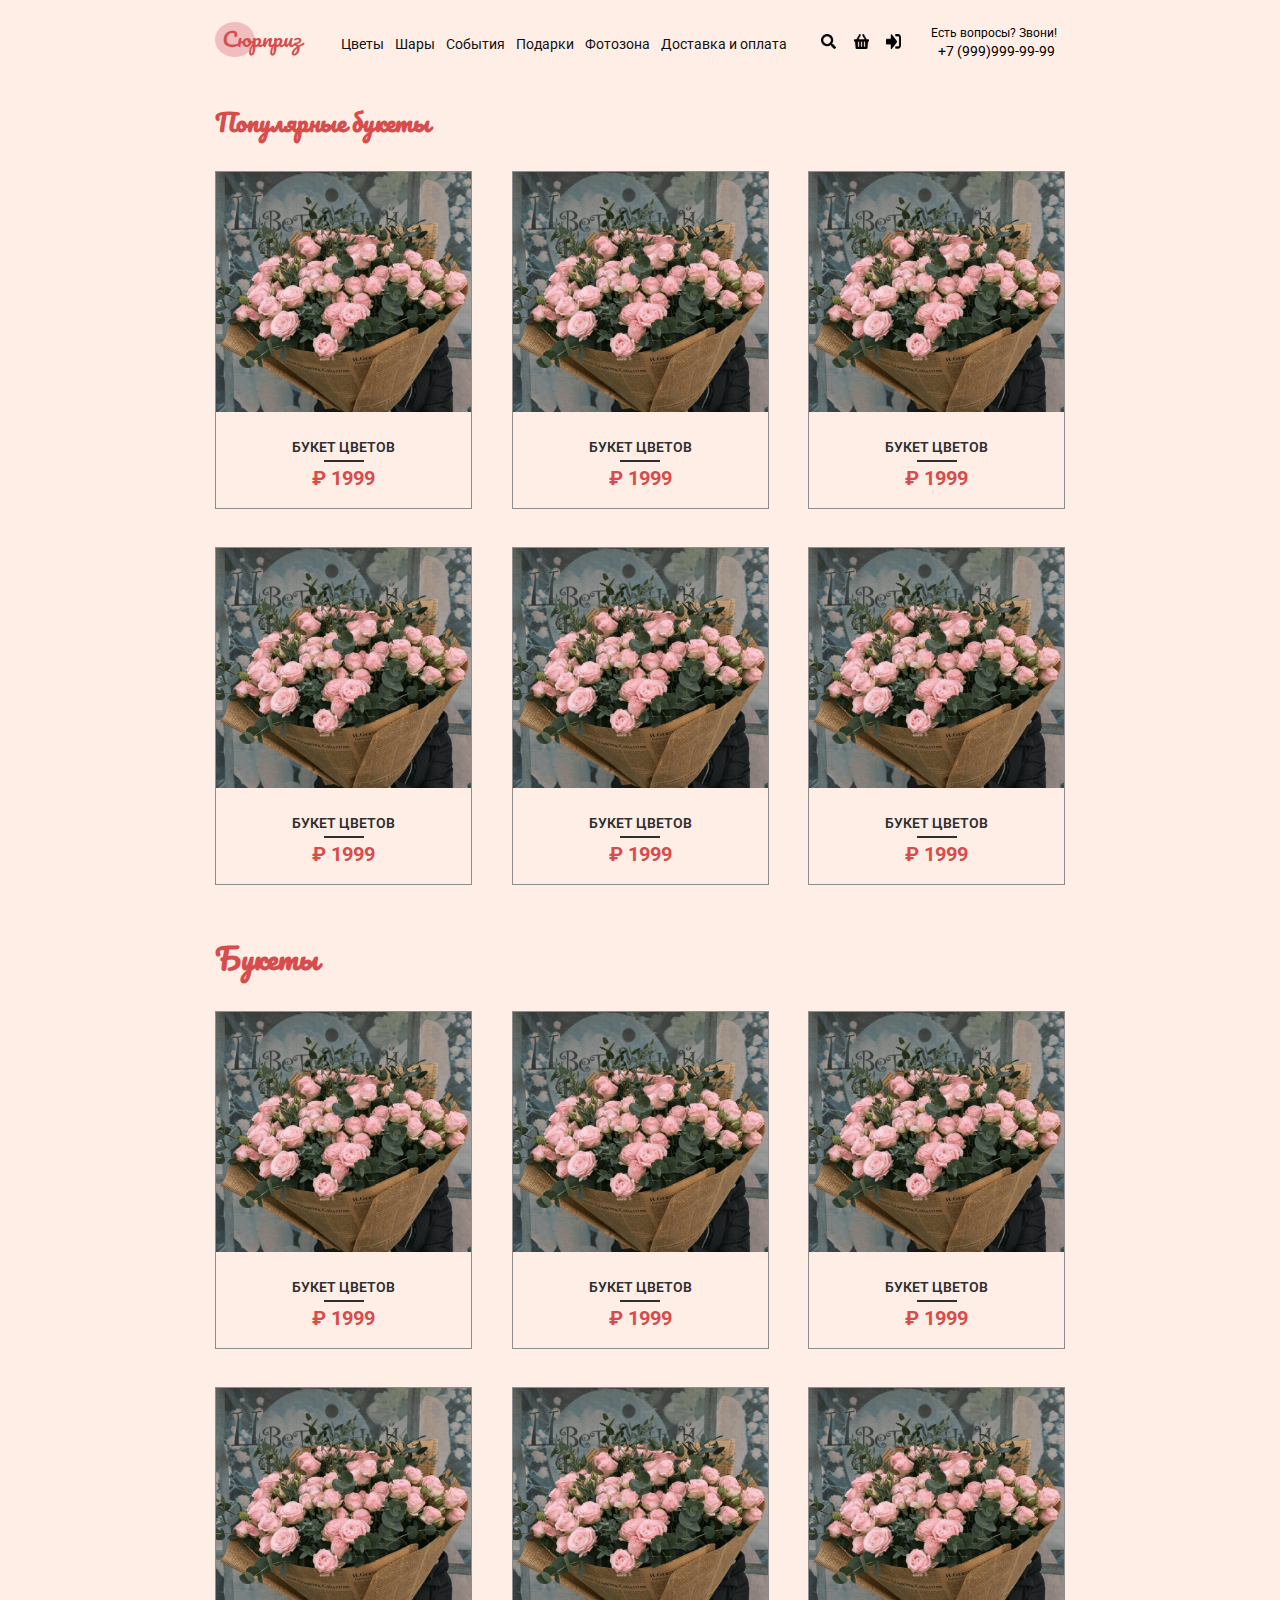
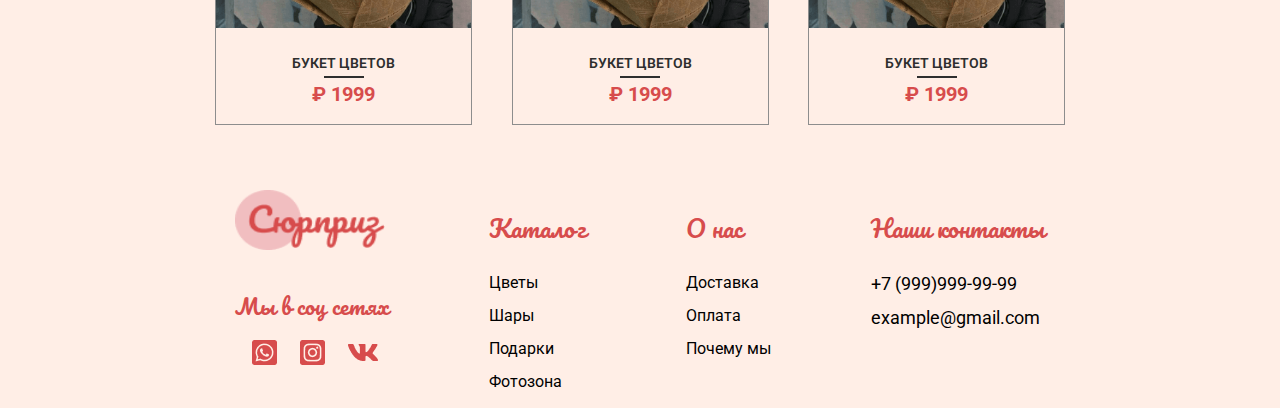
<file: catalog.html>
<!DOCTYPE html>
<html lang="ru">

<head>
    <meta charset="UTF-8">
    <meta http-equiv="X-UA-Compatible" content="IE=edge">
    <meta name="viewport" content="width=device-width, initial-scale=1.0">
    <link rel="preconnect" href="https://fonts.gstatic.com">
    <link href="https://fonts.googleapis.com/css2?family=Pacifico&family=Roboto&display=swap" rel="stylesheet">
    <link rel="stylesheet" href="https://use.fontawesome.com/releases/v5.15.3/css/all.css"
        integrity="sha384-SZXxX4whJ79/gErwcOYf+zWLeJdY/qpuqC4cAa9rOGUstPomtqpuNWT9wdPEn2fk" crossorigin="anonymous">
    <link rel="stylesheet" href="css/normalize.css">
    <link rel="stylesheet" href="css/animate.css">
    <link rel="stylesheet" href="css/style.css">
    <link rel="stylesheet" href="css/catalog.css">
    <link rel="stylesheet" href="css/media.css">
    <title>Document</title>
</head>

<body>
    <div class="wrapper">

        <!-- HEADER -->

        <header class="header">
            <div class="container">
                <a href="index.html" class="header__logo">
                    <img src="img/logo.png" alt="logo" class="logo__img">
                </a>
                <ul class="header__navlist">
                    <li class="navlist__item"><a href="catalog.html" class="navlist__link">Цветы</a>
                        <ul class="navlist__dropdown_1">
                            <li class="dropdown__item"><a href="#" class="dropdown__link">Акции</a></li>
                            <li class="dropdown__item"><a href="#" class="dropdown__link">Цветы в коробке</a></li>
                            <li class="dropdown__item"><a href="#" class="dropdown__link">Корзины с цветами</a></li>
                            <li class="dropdown__item"><a href="#" class="dropdown__link">Сборные букеты</a></li>
                            <li class="dropdown__item"><a href="#" class="dropdown__link">Розы</a></li>
                            <li class="dropdown__item"><a href="#" class="dropdown__link">Кустовые розы</a></li>
                            <li class="dropdown__item"><a href="#" class="dropdown__link">Тюльпаны</a></li>
                            <li class="dropdown__item"><a href="#" class="dropdown__link">Пионы</a></li>
                            <li class="dropdown__item"><a href="#" class="dropdown__link">Ромашки</a></li>
                            <li class="dropdown__item"><a href="#" class="dropdown__link">Ирисы</a></li>
                            <li class="dropdown__item"><a href="#" class="dropdown__link">Хризантемы</a></li>
                            <li class="dropdown__item"><a href="#" class="dropdown__link">Герберы</a></li>
                            <li class="dropdown__item"><a href="#" class="dropdown__link">Сухоцветы</a></li>
                            <li class="dropdown__item"><a href="#" class="dropdown__link">Открытки</a></li>
                        </ul>
                    </li>
                    <li class="navlist__item"><a href="catalog.html" class="navlist__link">Шары</a>
                        <ul class="navlist__dropdown_2">
                            <li class="dropdown__item"><a href="#" class="dropdown__link">Акции</a></li>
                            <li class="dropdown__item"><a href="#" class="dropdown__link">Наборы</a></li>
                            <li class="dropdown__item"><a href="#" class="dropdown__link">Шары с гелием</a></li>
                            <li class="dropdown__item"><a href="#" class="dropdown__link">Светящиеся шары</a></li>
                            <li class="dropdown__item"><a href="#" class="dropdown__link">Фольгированные звезды</a></li>
                            <li class="dropdown__item"><a href="#" class="dropdown__link">Фольгированные сердца</a></li>
                            <li class="dropdown__item"><a href="#" class="dropdown__link">Фольгированные круги</a></li>
                            <li class="dropdown__item"><a href="#" class="dropdown__link">Цифры и буквы</a></li>
                            <li class="dropdown__item"><a href="#" class="dropdown__link">Фигурные шары</a></li>
                            <li class="dropdown__item"><a href="#" class="dropdown__link">Ходячие шары</a></li>
                            <li class="dropdown__item"><a href="#" class="dropdown__link">Шары с надписями</a></li>
                            <li class="dropdown__item"><a href="#" class="dropdown__link">Коробки с шарами</a></li>
                        </ul>
                    </li>
                    <li class="navlist__item"><a href="catalog.html" class="navlist__link">События</a>
                        <ul class="navlist__dropdown_3">
                            <li class="dropdown__item"><a href="#" class="dropdown__link">День рождения</a></li>
                            <li class="dropdown__item"><a href="#" class="dropdown__link">Выписка из роддома</a></li>
                            <li class="dropdown__item"><a href="#" class="dropdown__link">Татьянин день</a></li>
                            <li class="dropdown__item"><a href="#" class="dropdown__link">День всех влюбленных</a></li>
                            <li class="dropdown__item"><a href="#" class="dropdown__link">День защитника Отечества</a>
                            </li>
                            <li class="dropdown__item"><a href="#" class="dropdown__link">Международный женский день</a>
                            </li>
                            <li class="dropdown__item"><a href="#" class="dropdown__link">Последний звонок</a></li>
                            <li class="dropdown__item"><a href="#" class="dropdown__link">Свадьба</a></li>
                            <li class="dropdown__item"><a href="#" class="dropdown__link">День знаний</a></li>
                            <li class="dropdown__item"><a href="#" class="dropdown__link">День учителя</a></li>
                            <li class="dropdown__item"><a href="#" class="dropdown__link">Halloween</a></li>
                            <li class="dropdown__item"><a href="#" class="dropdown__link">День матери</a></li>
                            <li class="dropdown__item"><a href="#" class="dropdown__link">Новый год</a></li>
                        </ul>
                    </li>
                    <li class="navlist__item"><a href="catalog.html" class="navlist__link">Подарки</a></li>
                    <li class="navlist__item"><a href="catalog.html" class="navlist__link">Фотозона</a></li>
                    <li class="navlist__item"><a href="catalog.html" class="navlist__link">Доставка и оплата</a></li>
                </ul>
                <div class="header__action-buttons">
                    <ul class="actions-buttons__list">
                        <li class="action-buttons__item"><a href="#" class="action-buttons__link"><img
                                    src="img/search.png" alt="search" class="link__img"></a></li>
                        <li class="action-buttons__item"><a href="#" class="action-buttons__link"><img
                                    src="img/cart.png" alt="cart" class="link__img"></a></li>
                        <li class="action-buttons__item"><a href="#" class="action-buttons__link"><img src="img/log.png"
                                    alt="log-in" class="link__img"></a></li>
                    </ul>
                </div>
                <div class="header__contact">
                    <p class="contact__text">Есть вопросы? Звони!</p>
                    <a href="tel:+79999999999" class="contact__phone">+7 (999)999-99-99</a>
                </div>

                <!-- MOBILE BURGER -->

                <div class="header__mobile">
                    <div class="burger__menu">
                        <span></span>
                    </div>
                    <nav>
                        <ul class="mobile__social-nav">
                            <li class="social-nav__item"><a href="#" class="social-nav__link"><img src="img/search.png"
                                        alt="search" class="nav__link-img"></a></li>
                            <li class="social-nav__item"><a href="#" class="social-nav__link"><img src="img/cart.png"
                                        alt="cart" class="nav__link-img"></a></li>
                            <li class="social-nav__item"><a href="#" class="social-nav__link"><img src="img/log.png"
                                        alt="lig-in" class="nav__link-img"></a></li>
                        </ul>
                        <div class="mobile__contacts">
                            <p class="contact__text">Есть вопросы? Звони!</p>
                            <a href="#" class="contacts__link">+7 (999)999-99-99</a>
                        </div>
                        <ul class="mobile__nav-list">
                            <li class="nav-list__item accordeon-item">
                                <p class="nav-list__link accordeon-item__trigger">Цветы</p>
                                <ul class="accordeon-item__content">
                                    <li class="content__item"><a href="#" class="content__link">Акции</a></li>
                                    <li class="content__item"><a href="#" class="content__link">Цветы в коробке</a>
                                    </li>
                                    <li class="content__item"><a href="#" class="content__link">Корзины с цветами</a>
                                    </li>
                                    <li class="content__item"><a href="#" class="content__link">Сборные букеты</a>
                                    </li>
                                    <li class="content__item"><a href="#" class="content__link">Розы</a></li>
                                    <li class="content__item"><a href="#" class="content__link">Кустовые розы</a></li>
                                    <li class="content__item"><a href="#" class="content__link">Тюльпаны</a></li>
                                    <li class="content__item"><a href="#" class="content__link">Пионы</a></li>
                                    <li class="content__item"><a href="#" class="content__link">Ромашки</a></li>
                                    <li class="content__item"><a href="#" class="content__link">Ирисы</a></li>
                                    <li class="content__item"><a href="#" class="content__link">Хризантемы</a></li>
                                    <li class="content__item"><a href="#" class="content__link">Герберы</a></li>
                                    <li class="content__item"><a href="#" class="content__link">Сухоцветы</a></li>
                                    <li class="content__item"><a href="#" class="content__link">Открытки</a></li>
                                    <li class="content__item"><a href="#" class="content__link">Смотреть все</a></li>
                                </ul>
                            </li>
                            <li class="nav-list__item accordeon-item">
                                <p class="nav-list__link accordeon-item__trigger">Шары</p>
                                <ul class="accordeon-item__content">
                                    <li class="content__item"><a href="#" class="content__link">Акции</a></li>
                                    <li class="content__item"><a href="#" class="content__link">Наборы</a>
                                    </li>
                                    <li class="content__item"><a href="#" class="content__link">Шары с гелием</a>
                                    </li>
                                    <li class="content__item"><a href="#" class="content__link">Светящиеся шары</a>
                                    </li>
                                    <li class="content__item"><a href="#" class="content__link">Фольгированные
                                            звезды</a></li>
                                    <li class="content__item"><a href="#" class="content__link">Фольгированные
                                            сердца</a></li>
                                    <li class="content__item"><a href="#" class="content__link">Фольгированные круги</a>
                                    </li>
                                    <li class="content__item"><a href="#" class="content__link">Цифры и буквы</a></li>
                                    <li class="content__item"><a href="#" class="content__link">Фигурные шары</a></li>
                                    <li class="content__item"><a href="#" class="content__link">Ходячие шары</a></li>
                                    <li class="content__item"><a href="#" class="content__link">Шары с надписями</a>
                                    </li>
                                    <li class="content__item"><a href="#" class="content__link">Коробки с шарами</a>
                                    </li>

                                    <li class="content__item"><a href="#" class="content__link">Смотреть все</a></li>
                                </ul>
                            </li>
                            <li class="nav-list__item accordeon-item">
                                <p class="nav-list__link accordeon-item__trigger">События</p>
                                <ul class="accordeon-item__content">
                                    <li class="content__item"><a href="#" class="content__link">День рождения</a></li>
                                    <li class="content__item"><a href="#" class="content__link">Выписка из роддома</a>
                                    </li>
                                    <li class="content__item"><a href="#" class="content__link">Татьянин день</a>
                                    </li>
                                    <li class="content__item"><a href="#" class="content__link">День всех влюбленных</a>
                                    </li>
                                    <li class="content__item"><a href="#" class="content__link">День защитника
                                            Отечества</a></li>
                                    <li class="content__item"><a href="#" class="content__link">Международный женский
                                            день</a></li>
                                    <li class="content__item"><a href="#" class="content__link">Последний звонок</a>
                                    </li>
                                    <li class="content__item"><a href="#" class="content__link">Свадьба</a></li>
                                    <li class="content__item"><a href="#" class="content__link">День знаний</a></li>
                                    <li class="content__item"><a href="#" class="content__link">День учителя</a></li>
                                    <li class="content__item"><a href="#" class="content__link">Halloween</a>
                                    </li>
                                    <li class="content__item"><a href="#" class="content__link">День матери</a>
                                    </li>
                                    <li class="content__item"><a href="#" class="content__link">Новый год</a>
                                    </li>

                                    <li class="content__item"><a href="#" class="content__link">Смотреть все</a></li>
                                </ul>
                            </li>
                            <li class="nav-list__item"><a href="#" class="nav-list__link">Подарки</a></li>
                            <li class="nav-list__item"><a href="#" class="nav-list__link">Фотозона</a></li>
                            <li class="nav-list__item"><a href="#" class="nav-list__link">Доставка и оплата</a></li>
                        </ul>
                    </nav>
                </div>

                <!-- MOBILE BURGER -->

            </div>
        </header>

        <!-- HEADER -->

        <!-- CATALOG -->

        <section class="catalog">
            <div class="container">
                <div class="catalog__best">
                    <h3 class="catalog__head">Популярные букеты</h3>
                    <ul class="catalog__list">
                        <li class="catalog__item">
                            <div class="product-wrap">
                                <div class="product-item">
                                    <img src="img/card_image.png" />
                                    <div class="product-buttons">
                                        <a href="" class="button">В корзину</a>
                                    </div>
                                </div>
                                <div class="product-title">
                                    <a href="">Букет цветов</a>
                                    <span class="product-price">₽ 1999</span>
                                </div>
                            </div>
                        </li>
                        <li class="catalog__item">
                            <div class="product-wrap">
                                <div class="product-item">
                                    <img src="img/card_image.png" />
                                    <div class="product-buttons">
                                        <a href="" class="button">В корзину</a>
                                    </div>
                                </div>
                                <div class="product-title">
                                    <a href="">Букет цветов</a>
                                    <span class="product-price">₽ 1999</span>
                                </div>
                            </div>
                        </li>
                        <li class="catalog__item">
                            <div class="product-wrap">
                                <div class="product-item">
                                    <img src="img/card_image.png" />
                                    <div class="product-buttons">
                                        <a href="" class="button">В корзину</a>
                                    </div>
                                </div>
                                <div class="product-title">
                                    <a href="">Букет цветов</a>
                                    <span class="product-price">₽ 1999</span>
                                </div>
                            </div>
                        </li>
                        <li class="catalog__item">
                            <div class="product-wrap">
                                <div class="product-item">
                                    <img src="img/card_image.png" />
                                    <div class="product-buttons">
                                        <a href="" class="button">В корзину</a>
                                    </div>
                                </div>
                                <div class="product-title">
                                    <a href="">Букет цветов</a>
                                    <span class="product-price">₽ 1999</span>
                                </div>
                            </div>
                        </li>
                        <li class="catalog__item">
                            <div class="product-wrap">
                                <div class="product-item">
                                    <img src="img/card_image.png" />
                                    <div class="product-buttons">
                                        <a href="" class="button">В корзину</a>
                                    </div>
                                </div>
                                <div class="product-title">
                                    <a href="">Букет цветов</a>
                                    <span class="product-price">₽ 1999</span>
                                </div>
                            </div>
                        </li>
                        <li class="catalog__item">
                            <div class="product-wrap">
                                <div class="product-item">
                                    <img src="img/card_image.png" />
                                    <div class="product-buttons">
                                        <a href="" class="button">В корзину</a>
                                    </div>
                                </div>
                                <div class="product-title">
                                    <a href="">Букет цветов</a>
                                    <span class="product-price">₽ 1999</span>
                                </div>
                            </div>
                        </li>
                    </ul>
                </div>
                <div class="catalog__main">
                    <h3 class="catalog__head">Букеты</h3>
                    <ul class="catalog__list">
                        <li class="catalog__item">
                            <div class="product-wrap">
                                <div class="product-item">
                                    <img src="img/card_image.png" />
                                    <div class="product-buttons">
                                        <a href="" class="button">В корзину</a>
                                    </div>
                                </div>
                                <div class="product-title">
                                    <a href="">Букет цветов</a>
                                    <span class="product-price">₽ 1999</span>
                                </div>
                            </div>
                        </li>
                        <li class="catalog__item">
                            <div class="product-wrap">
                                <div class="product-item">
                                    <img src="img/card_image.png" />
                                    <div class="product-buttons">
                                        <a href="" class="button">В корзину</a>
                                    </div>
                                </div>
                                <div class="product-title">
                                    <a href="">Букет цветов</a>
                                    <span class="product-price">₽ 1999</span>
                                </div>
                            </div>
                        </li>
                        <li class="catalog__item">
                            <div class="product-wrap">
                                <div class="product-item">
                                    <img src="img/card_image.png" />
                                    <div class="product-buttons">
                                        <a href="" class="button">В корзину</a>
                                    </div>
                                </div>
                                <div class="product-title">
                                    <a href="">Букет цветов</a>
                                    <span class="product-price">₽ 1999</span>
                                </div>
                            </div>
                        </li>
                        <li class="catalog__item">
                            <div class="product-wrap">
                                <div class="product-item">
                                    <img src="img/card_image.png" />
                                    <div class="product-buttons">
                                        <a href="" class="button">В корзину</a>
                                    </div>
                                </div>
                                <div class="product-title">
                                    <a href="">Букет цветов</a>
                                    <span class="product-price">₽ 1999</span>
                                </div>
                            </div>
                        </li>
                        <li class="catalog__item">
                            <div class="product-wrap">
                                <div class="product-item">
                                    <img src="img/card_image.png" />
                                    <div class="product-buttons">
                                        <a href="" class="button">В корзину</a>
                                    </div>
                                </div>
                                <div class="product-title">
                                    <a href="">Букет цветов</a>
                                    <span class="product-price">₽ 1999</span>
                                </div>
                            </div>
                        </li>
                        <li class="catalog__item">
                            <div class="product-wrap">
                                <div class="product-item">
                                    <img src="img/card_image.png" />
                                    <div class="product-buttons">
                                        <a href="" class="button">В корзину</a>
                                    </div>
                                </div>
                                <div class="product-title">
                                    <a href="">Букет цветов</a>
                                    <span class="product-price">₽ 1999</span>
                                </div>
                            </div>
                        </li>
                    </ul>
                </div>
            </div>
        </section>

        <!-- CATALOG -->


        <!-- FOOTER -->

        <footer>
            <div class="container">
                <div class="footer__logo">
                    <a href="index.html" class="footer__logo_link"><img src="img/logo.png" alt="logo"
                            class="logo__link"></a>
                    <p class="logo__text">Мы в соц сетях</p>
                    <ul class="logo__list">
                        <li class="logo__item"><a href="#" class="logo__link"><img src="img/whatsapp.png" alt="whatsapp"
                                    class="social__link"></a></li>
                        <li class="logo__item"><a href="#" class="logo__link"><img src="img/insta.png" alt="insta"
                                    class="social__link"></a></li>
                        <li class="logo__item"><a href="#" class="logo__link"><img src="img/vk.png" alt="vk"
                                    class="social__link"></a></li>
                    </ul>
                </div>
                <div class="footer__catalog">
                    <p class="catalog__name">Каталог</p>
                    <ul class="catalog__list">
                        <li class="calatog__item"><a href="#" class="catalog__link">Цветы</a></li>
                        <li class="calatog__item"><a href="#" class="catalog__link">Шары</a></li>
                        <li class="calatog__item"><a href="#" class="catalog__link">Подарки</a></li>
                        <li class="calatog__item"><a href="#" class="catalog__link">Фотозона</a></li>
                    </ul>
                </div>
                <div class="footer__about">
                    <p class="about__name">О нас</p>
                    <ul class="about__list">
                        <li class="about__item"><a href="#" class="about__link">Доставка</a></li>
                        <li class="about__item"><a href="#" class="about__link">Оплата</a></li>
                        <li class="about__item"><a href="#" class="about__link">Почему мы</a></li>
                    </ul>
                </div>
                <div class="footer__contacts">
                    <p class="contacts__text">Наши контакты</p>
                    <a href="tel:+79999999999" class="contacts__phone">+7 (999)999-99-99</a>
                    <a href="#" class="contacts__email">example@gmail.com</a>
                </div>
            </div>
        </footer>

        <!-- FOOTER -->
    </div>




    <script src="js/jquery-3.5.1.min.js"></script>
    <script src="js/wow.min.js"></script>
    <script src="js/slick.min.js"></script>
    <script src="js/main.js"></script>
</body>

</html>
</file>
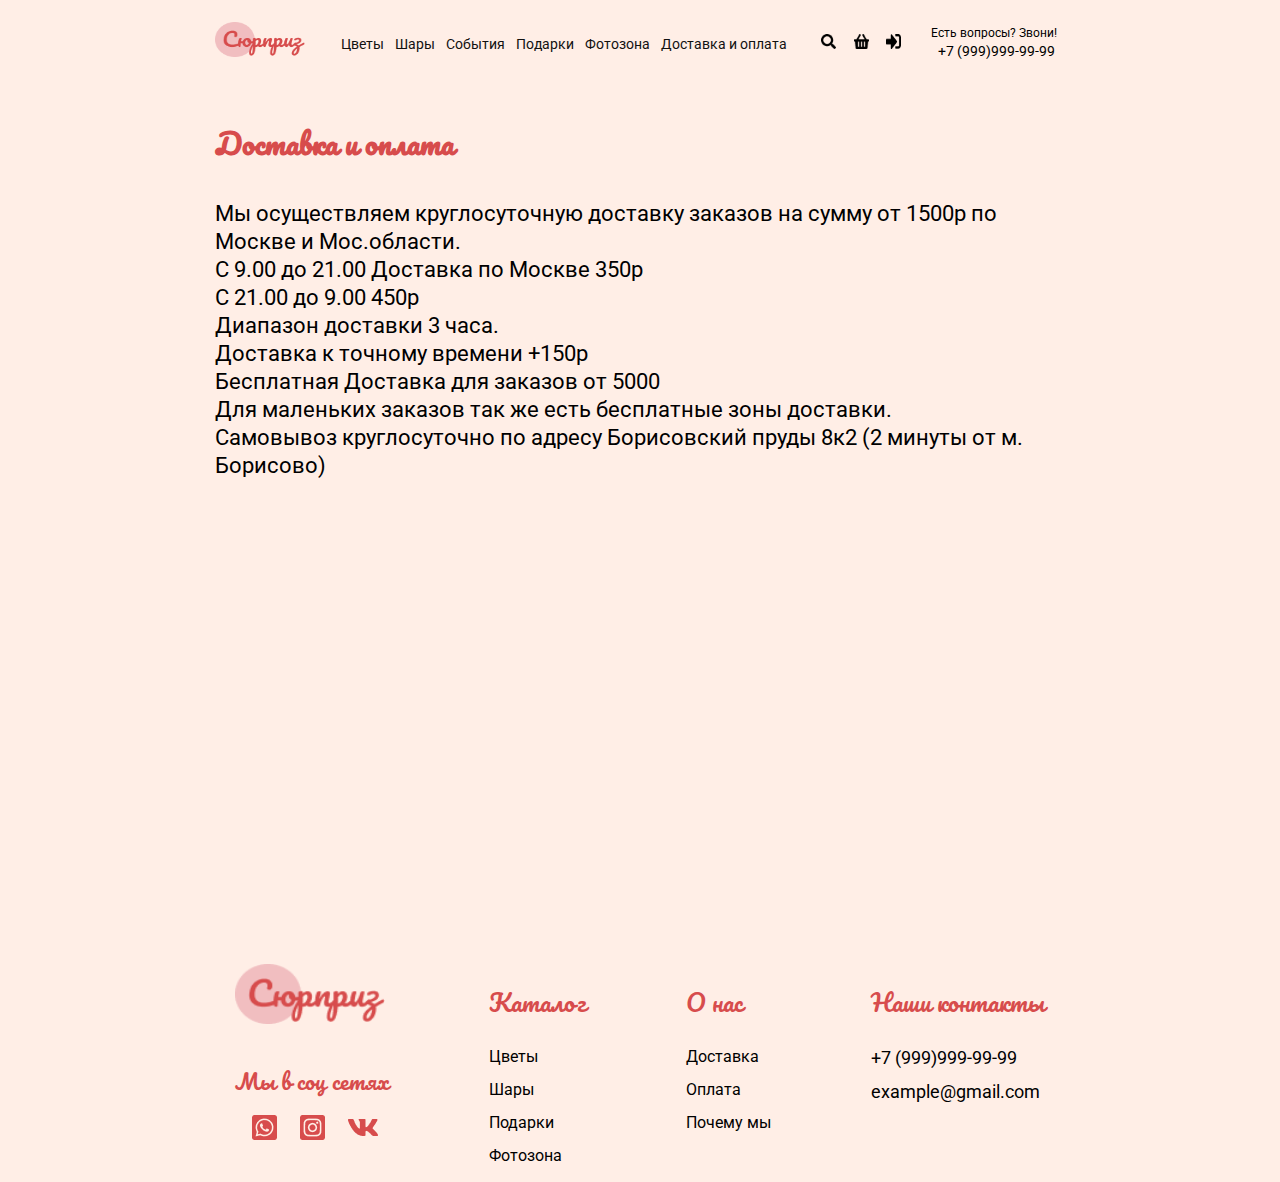
<file: deliveryAndPay.html>
<!DOCTYPE html>
<html lang="ru">

<head>
    <meta charset="UTF-8">
    <meta http-equiv="X-UA-Compatible" content="IE=edge">
    <meta name="viewport" content="width=device-width, initial-scale=1.0">
    <link rel="preconnect" href="https://fonts.gstatic.com">
    <link href="https://fonts.googleapis.com/css2?family=Pacifico&family=Roboto&display=swap" rel="stylesheet">
    <link rel="stylesheet" href="https://use.fontawesome.com/releases/v5.15.3/css/all.css"
        integrity="sha384-SZXxX4whJ79/gErwcOYf+zWLeJdY/qpuqC4cAa9rOGUstPomtqpuNWT9wdPEn2fk" crossorigin="anonymous">
    <link rel="stylesheet" href="css/normalize.css">
    <link rel="stylesheet" href="css/animate.css">
    <link rel="stylesheet" href="css/style.css">
    <link rel="stylesheet" href="css/slider.css">
    <link rel="stylesheet" href="css/deliveryAndPay.css">
    <link rel="stylesheet" href="css/media.css">
    <title>Document</title>
</head>

<body style=>
    <div class="wrapper">

        <!-- HEADER -->

        <header class="header">
            <div class="container">
                <a href="index.html" class="header__logo">
                    <img src="img/logo.png" alt="logo" class="logo__img">
                </a>
                <ul class="header__navlist">
                    <li class="navlist__item"><a href="catalog.html" class="navlist__link">Цветы</a>
                        <ul class="navlist__dropdown_1">
                            <li class="dropdown__item"><a href="#" class="dropdown__link">Акции</a></li>
                            <li class="dropdown__item"><a href="#" class="dropdown__link">Цветы в коробке</a></li>
                            <li class="dropdown__item"><a href="#" class="dropdown__link">Корзины с цветами</a></li>
                            <li class="dropdown__item"><a href="#" class="dropdown__link">Сборные букеты</a></li>
                            <li class="dropdown__item"><a href="#" class="dropdown__link">Розы</a></li>
                            <li class="dropdown__item"><a href="#" class="dropdown__link">Кустовые розы</a></li>
                            <li class="dropdown__item"><a href="#" class="dropdown__link">Тюльпаны</a></li>
                            <li class="dropdown__item"><a href="#" class="dropdown__link">Пионы</a></li>
                            <li class="dropdown__item"><a href="#" class="dropdown__link">Ромашки</a></li>
                            <li class="dropdown__item"><a href="#" class="dropdown__link">Ирисы</a></li>
                            <li class="dropdown__item"><a href="#" class="dropdown__link">Хризантемы</a></li>
                            <li class="dropdown__item"><a href="#" class="dropdown__link">Герберы</a></li>
                            <li class="dropdown__item"><a href="#" class="dropdown__link">Сухоцветы</a></li>
                            <li class="dropdown__item"><a href="#" class="dropdown__link">Открытки</a></li>
                        </ul>
                    </li>
                    <li class="navlist__item"><a href="catalog.html" class="navlist__link">Шары</a>
                        <ul class="navlist__dropdown_2">
                            <li class="dropdown__item"><a href="#" class="dropdown__link">Акции</a></li>
                            <li class="dropdown__item"><a href="#" class="dropdown__link">Наборы</a></li>
                            <li class="dropdown__item"><a href="#" class="dropdown__link">Шары с гелием</a></li>
                            <li class="dropdown__item"><a href="#" class="dropdown__link">Светящиеся шары</a></li>
                            <li class="dropdown__item"><a href="#" class="dropdown__link">Фольгированные звезды</a></li>
                            <li class="dropdown__item"><a href="#" class="dropdown__link">Фольгированные сердца</a></li>
                            <li class="dropdown__item"><a href="#" class="dropdown__link">Фольгированные круги</a></li>
                            <li class="dropdown__item"><a href="#" class="dropdown__link">Цифры и буквы</a></li>
                            <li class="dropdown__item"><a href="#" class="dropdown__link">Фигурные шары</a></li>
                            <li class="dropdown__item"><a href="#" class="dropdown__link">Ходячие шары</a></li>
                            <li class="dropdown__item"><a href="#" class="dropdown__link">Шары с надписями</a></li>
                            <li class="dropdown__item"><a href="#" class="dropdown__link">Коробки с шарами</a></li>
                        </ul>
                    </li>
                    <li class="navlist__item"><a href="catalog.html" class="navlist__link">События</a>
                        <ul class="navlist__dropdown_3">
                            <li class="dropdown__item"><a href="#" class="dropdown__link">День рождения</a></li>
                            <li class="dropdown__item"><a href="#" class="dropdown__link">Выписка из роддома</a></li>
                            <li class="dropdown__item"><a href="#" class="dropdown__link">Татьянин день</a></li>
                            <li class="dropdown__item"><a href="#" class="dropdown__link">День всех влюбленных</a></li>
                            <li class="dropdown__item"><a href="#" class="dropdown__link">День защитника Отечества</a>
                            </li>
                            <li class="dropdown__item"><a href="#" class="dropdown__link">Международный женский день</a>
                            </li>
                            <li class="dropdown__item"><a href="#" class="dropdown__link">Последний звонок</a></li>
                            <li class="dropdown__item"><a href="#" class="dropdown__link">Свадьба</a></li>
                            <li class="dropdown__item"><a href="#" class="dropdown__link">День знаний</a></li>
                            <li class="dropdown__item"><a href="#" class="dropdown__link">День учителя</a></li>
                            <li class="dropdown__item"><a href="#" class="dropdown__link">Halloween</a></li>
                            <li class="dropdown__item"><a href="#" class="dropdown__link">День матери</a></li>
                            <li class="dropdown__item"><a href="#" class="dropdown__link">Новый год</a></li>
                        </ul>
                    </li>
                    <li class="navlist__item"><a href="catalog.html" class="navlist__link">Подарки</a></li>
                    <li class="navlist__item"><a href="catalog.html" class="navlist__link">Фотозона</a></li>
                    <li class="navlist__item"><a href="#" class="navlist__link">Доставка и оплата</a></li>
                </ul>
                <div class="header__action-buttons">
                    <ul class="actions-buttons__list">
                        <li class="action-buttons__item"><a href="#" class="action-buttons__link"><img
                                    src="img/search.png" alt="search" class="link__img"></a></li>
                        <li class="action-buttons__item"><a href="#" class="action-buttons__link"><img
                                    src="img/cart.png" alt="cart" class="link__img"></a></li>
                        <li class="action-buttons__item"><a href="#" class="action-buttons__link"><img src="img/log.png"
                                    alt="log-in" class="link__img"></a></li>
                    </ul>
                </div>
                <div class="header__contact">
                    <p class="contact__text">Есть вопросы? Звони!</p>
                    <a href="#" class="contact__phone">+7 (999)999-99-99</a>
                </div>

                <!-- MOBILE BURGER -->

                <div class="header__mobile">
                    <div class="burger__menu">
                        <span></span>
                    </div>
                    <nav>
                        <ul class="mobile__social-nav">
                            <li class="social-nav__item"><a href="#" class="social-nav__link"><img src="img/search.png"
                                        alt="search" class="nav__link-img"></a></li>
                            <li class="social-nav__item"><a href="#" class="social-nav__link"><img src="img/cart.png"
                                        alt="cart" class="nav__link-img"></a></li>
                            <li class="social-nav__item"><a href="#" class="social-nav__link"><img src="img/log.png"
                                        alt="lig-in" class="nav__link-img"></a></li>
                        </ul>
                        <div class="mobile__contacts">
                            <p class="contact__text">Есть вопросы? Звони!</p>
                            <a href="#" class="contacts__link">+7 (999)999-99-99</a>
                        </div>
                        <ul class="mobile__nav-list">
                            <li class="nav-list__item accordeon-item">
                                <p class="nav-list__link accordeon-item__trigger">Цветы</p>
                                <ul class="accordeon-item__content">
                                    <li class="content__item"><a href="#" class="content__link">Акции</a></li>
                                    <li class="content__item"><a href="#" class="content__link">Цветы в коробке</a>
                                    </li>
                                    <li class="content__item"><a href="#" class="content__link">Корзины с цветами</a>
                                    </li>
                                    <li class="content__item"><a href="#" class="content__link">Сборные букеты</a>
                                    </li>
                                    <li class="content__item"><a href="#" class="content__link">Розы</a></li>
                                    <li class="content__item"><a href="#" class="content__link">Кустовые розы</a></li>
                                    <li class="content__item"><a href="#" class="content__link">Тюльпаны</a></li>
                                    <li class="content__item"><a href="#" class="content__link">Пионы</a></li>
                                    <li class="content__item"><a href="#" class="content__link">Ромашки</a></li>
                                    <li class="content__item"><a href="#" class="content__link">Ирисы</a></li>
                                    <li class="content__item"><a href="#" class="content__link">Хризантемы</a></li>
                                    <li class="content__item"><a href="#" class="content__link">Герберы</a></li>
                                    <li class="content__item"><a href="#" class="content__link">Сухоцветы</a></li>
                                    <li class="content__item"><a href="#" class="content__link">Открытки</a></li>
                                    <li class="content__item"><a href="#" class="content__link">Смотреть все</a></li>
                                </ul>
                            </li>
                            <li class="nav-list__item accordeon-item">
                                <p class="nav-list__link accordeon-item__trigger">Шары</p>
                                <ul class="accordeon-item__content">
                                    <li class="content__item"><a href="#" class="content__link">Акции</a></li>
                                    <li class="content__item"><a href="#" class="content__link">Наборы</a>
                                    </li>
                                    <li class="content__item"><a href="#" class="content__link">Шары с гелием</a>
                                    </li>
                                    <li class="content__item"><a href="#" class="content__link">Светящиеся шары</a>
                                    </li>
                                    <li class="content__item"><a href="#" class="content__link">Фольгированные
                                            звезды</a></li>
                                    <li class="content__item"><a href="#" class="content__link">Фольгированные
                                            сердца</a></li>
                                    <li class="content__item"><a href="#" class="content__link">Фольгированные круги</a>
                                    </li>
                                    <li class="content__item"><a href="#" class="content__link">Цифры и буквы</a></li>
                                    <li class="content__item"><a href="#" class="content__link">Фигурные шары</a></li>
                                    <li class="content__item"><a href="#" class="content__link">Ходячие шары</a></li>
                                    <li class="content__item"><a href="#" class="content__link">Шары с надписями</a>
                                    </li>
                                    <li class="content__item"><a href="#" class="content__link">Коробки с шарами</a>
                                    </li>

                                    <li class="content__item"><a href="#" class="content__link">Смотреть все</a></li>
                                </ul>
                            </li>
                            <li class="nav-list__item accordeon-item">
                                <p class="nav-list__link accordeon-item__trigger">События</p>
                                <ul class="accordeon-item__content">
                                    <li class="content__item"><a href="#" class="content__link">День рождения</a></li>
                                    <li class="content__item"><a href="#" class="content__link">Выписка из роддома</a>
                                    </li>
                                    <li class="content__item"><a href="#" class="content__link">Татьянин день</a>
                                    </li>
                                    <li class="content__item"><a href="#" class="content__link">День всех влюбленных</a>
                                    </li>
                                    <li class="content__item"><a href="#" class="content__link">День защитника
                                            Отечества</a></li>
                                    <li class="content__item"><a href="#" class="content__link">Международный женский
                                            день</a></li>
                                    <li class="content__item"><a href="#" class="content__link">Последний звонок</a>
                                    </li>
                                    <li class="content__item"><a href="#" class="content__link">Свадьба</a></li>
                                    <li class="content__item"><a href="#" class="content__link">День знаний</a></li>
                                    <li class="content__item"><a href="#" class="content__link">День учителя</a></li>
                                    <li class="content__item"><a href="#" class="content__link">Halloween</a>
                                    </li>
                                    <li class="content__item"><a href="#" class="content__link">День матери</a>
                                    </li>
                                    <li class="content__item"><a href="#" class="content__link">Новый год</a>
                                    </li>

                                    <li class="content__item"><a href="#" class="content__link">Смотреть все</a></li>
                                </ul>
                            </li>
                            <li class="nav-list__item"><a href="#" class="nav-list__link">Подарки</a></li>
                            <li class="nav-list__item"><a href="#" class="nav-list__link">Фотозона</a></li>
                            <li class="nav-list__item"><a href="#" class="nav-list__link">Доставка и оплата</a></li>
                        </ul>
                    </nav>
                </div>

                <!-- MOBILE BURGER -->

            </div>
        </header>

        <!-- HEADER -->

        <!-- DELIVERY -->

        <section class="delivery">
            <div class="container">
                <h3 class="delivery__head">Доставка и оплата</h3>
                <p class="delivery__description">Мы осуществляем круглосуточную доставку заказов на сумму от 1500р по
                    Москве и Мос.области. <br>
                    С 9.00 до 21.00 Доставка по Москве 350р <br>
                    С 21.00 до 9.00 450р<br>
                    Диапазон доставки 3 часа.<br>
                    Доставка к точному времени +150р<br>
                    Бесплатная Доставка для заказов от 5000<br>
                    Для маленьких заказов так же есть бесплатные зоны доставки.<br>
                    Самовывоз круглосуточно по адресу Борисовский пруды 8к2 (2 минуты от м. Борисово) </p>
                <iframe
                    src="https://yandex.ru/map-widget/v1/?um=constructor%3A206a20175136a99a70249b09f1eafb7655f00be0155f9405958ca38b106129da&amp;source=constructor"
                    width="100%" height="450" frameborder="0"></iframe>
            </div>

        </section>

        <!-- DELIVERY -->




        <!-- FOOTER -->

        <footer style="clear: both; ">
            <div class="container">
                <div class="footer__logo">
                    <a href="index.html" class="footer__logo_link"><img src="img/logo.png" alt="logo"
                            class="logo__link"></a>
                    <p class="logo__text">Мы в соц сетях</p>
                    <ul class="logo__list">
                        <li class="logo__item"><a href="#" class="logo__link"><img src="img/whatsapp.png" alt="whatsapp"
                                    class="social__link"></a></li>
                        <li class="logo__item"><a href="#" class="logo__link"><img src="img/insta.png" alt="insta"
                                    class="social__link"></a></li>
                        <li class="logo__item"><a href="#" class="logo__link"><img src="img/vk.png" alt="vk"
                                    class="social__link"></a></li>
                    </ul>
                </div>
                <div class="footer__catalog">
                    <p class="catalog__name">Каталог</p>
                    <ul class="catalog__list">
                        <li class="calatog__item"><a href="#" class="catalog__link">Цветы</a></li>
                        <li class="calatog__item"><a href="#" class="catalog__link">Шары</a></li>
                        <li class="calatog__item"><a href="#" class="catalog__link">Подарки</a></li>
                        <li class="calatog__item"><a href="#" class="catalog__link">Фотозона</a></li>
                    </ul>
                </div>
                <div class="footer__about">
                    <p class="about__name">О нас</p>
                    <ul class="about__list">
                        <li class="about__item"><a href="#" class="about__link">Доставка</a></li>
                        <li class="about__item"><a href="#" class="about__link">Оплата</a></li>
                        <li class="about__item"><a href="#" class="about__link">Почему мы</a></li>
                    </ul>
                </div>
                <div class="footer__contacts">
                    <p class="contacts__text">Наши контакты</p>
                    <a href="#" class="contacts__phone">+7 (999)999-99-99</a>
                    <a href="#" class="contacts__email">example@gmail.com</a>
                </div>
            </div>
        </footer>

        <!-- FOOTER -->

    </div>




    <script src="js/jquery-3.5.1.min.js"></script>
    <script src="js/wow.min.js"></script>
    <script src="js/slick.min.js"></script>
    <script src="js/main.js"></script>
</body>

</html>
</file>
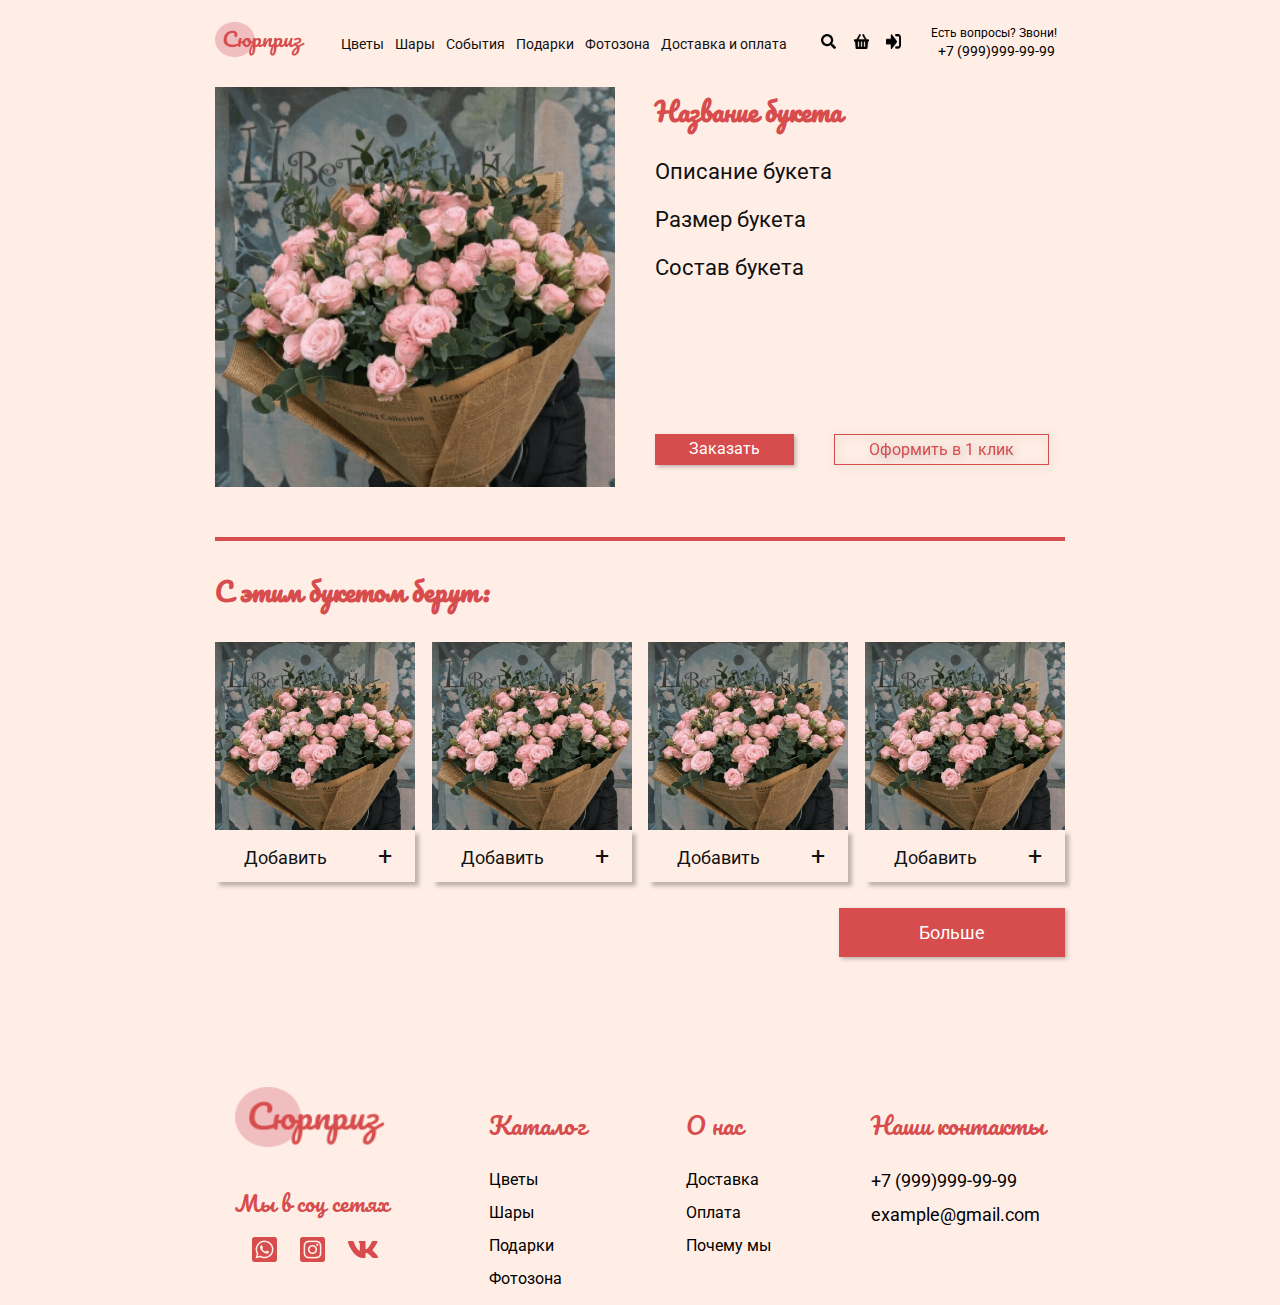
<file: item-page.html>
<!DOCTYPE html>
<html lang="ru">

<head>
    <meta charset="UTF-8">
    <meta http-equiv="X-UA-Compatible" content="IE=edge">
    <meta name="viewport" content="width=device-width, initial-scale=1.0">
    <link rel="preconnect" href="https://fonts.gstatic.com">
    <link href="https://fonts.googleapis.com/css2?family=Pacifico&family=Roboto&display=swap" rel="stylesheet">
    <link rel="stylesheet" href="css/normalize.css">
    <link rel="stylesheet" href="css/animate.css">
    <link rel="stylesheet" href="css/style.css">
    <link rel="stylesheet" href="css/slider.css">
    <link rel="stylesheet" href="css/item-page.css">
    <link rel="stylesheet" href="css/media.css">
    <title>Document</title>
</head>

<body style=>
    <div class="wrapper">

        <!-- HEADER -->

        <header class="header">
            <div class="container">
                <a href="index.html" class="header__logo">
                    <img src="img/logo.png" alt="logo" class="logo__img">
                </a>
                <ul class="header__navlist">
                    <li class="navlist__item"><a href="catalog.html" class="navlist__link">Цветы</a>
                        <ul class="navlist__dropdown_1">
                            <li class="dropdown__item"><a href="#" class="dropdown__link">Акции</a></li>
                            <li class="dropdown__item"><a href="#" class="dropdown__link">Цветы в коробке</a></li>
                            <li class="dropdown__item"><a href="#" class="dropdown__link">Корзины с цветами</a></li>
                            <li class="dropdown__item"><a href="#" class="dropdown__link">Сборные букеты</a></li>
                            <li class="dropdown__item"><a href="#" class="dropdown__link">Розы</a></li>
                            <li class="dropdown__item"><a href="#" class="dropdown__link">Кустовые розы</a></li>
                            <li class="dropdown__item"><a href="#" class="dropdown__link">Тюльпаны</a></li>
                            <li class="dropdown__item"><a href="#" class="dropdown__link">Пионы</a></li>
                            <li class="dropdown__item"><a href="#" class="dropdown__link">Ромашки</a></li>
                            <li class="dropdown__item"><a href="#" class="dropdown__link">Ирисы</a></li>
                            <li class="dropdown__item"><a href="#" class="dropdown__link">Хризантемы</a></li>
                            <li class="dropdown__item"><a href="#" class="dropdown__link">Герберы</a></li>
                            <li class="dropdown__item"><a href="#" class="dropdown__link">Сухоцветы</a></li>
                            <li class="dropdown__item"><a href="#" class="dropdown__link">Открытки</a></li>
                        </ul>
                    </li>
                    <li class="navlist__item"><a href="catalog.html" class="navlist__link">Шары</a>
                        <ul class="navlist__dropdown_2">
                            <li class="dropdown__item"><a href="#" class="dropdown__link">Акции</a></li>
                            <li class="dropdown__item"><a href="#" class="dropdown__link">Наборы</a></li>
                            <li class="dropdown__item"><a href="#" class="dropdown__link">Шары с гелием</a></li>
                            <li class="dropdown__item"><a href="#" class="dropdown__link">Светящиеся шары</a></li>
                            <li class="dropdown__item"><a href="#" class="dropdown__link">Фольгированные звезды</a></li>
                            <li class="dropdown__item"><a href="#" class="dropdown__link">Фольгированные сердца</a></li>
                            <li class="dropdown__item"><a href="#" class="dropdown__link">Фольгированные круги</a></li>
                            <li class="dropdown__item"><a href="#" class="dropdown__link">Цифры и буквы</a></li>
                            <li class="dropdown__item"><a href="#" class="dropdown__link">Фигурные шары</a></li>
                            <li class="dropdown__item"><a href="#" class="dropdown__link">Ходячие шары</a></li>
                            <li class="dropdown__item"><a href="#" class="dropdown__link">Шары с надписями</a></li>
                            <li class="dropdown__item"><a href="#" class="dropdown__link">Коробки с шарами</a></li>
                        </ul>
                    </li>
                    <li class="navlist__item"><a href="catalog.html" class="navlist__link">События</a>
                        <ul class="navlist__dropdown_3">
                            <li class="dropdown__item"><a href="#" class="dropdown__link">День рождения</a></li>
                            <li class="dropdown__item"><a href="#" class="dropdown__link">Выписка из роддома</a></li>
                            <li class="dropdown__item"><a href="#" class="dropdown__link">Татьянин день</a></li>
                            <li class="dropdown__item"><a href="#" class="dropdown__link">День всех влюбленных</a></li>
                            <li class="dropdown__item"><a href="#" class="dropdown__link">День защитника Отечества</a>
                            </li>
                            <li class="dropdown__item"><a href="#" class="dropdown__link">Международный женский день</a>
                            </li>
                            <li class="dropdown__item"><a href="#" class="dropdown__link">Последний звонок</a></li>
                            <li class="dropdown__item"><a href="#" class="dropdown__link">Свадьба</a></li>
                            <li class="dropdown__item"><a href="#" class="dropdown__link">День знаний</a></li>
                            <li class="dropdown__item"><a href="#" class="dropdown__link">День учителя</a></li>
                            <li class="dropdown__item"><a href="#" class="dropdown__link">Halloween</a></li>
                            <li class="dropdown__item"><a href="#" class="dropdown__link">День матери</a></li>
                            <li class="dropdown__item"><a href="#" class="dropdown__link">Новый год</a></li>
                        </ul>
                    </li>
                    <li class="navlist__item"><a href="catalog.html" class="navlist__link">Подарки</a></li>
                    <li class="navlist__item"><a href="catalog.html" class="navlist__link">Фотозона</a></li>
                    <li class="navlist__item"><a href="#" class="navlist__link">Доставка и оплата</a></li>
                </ul>
                <div class="header__action-buttons">
                    <ul class="actions-buttons__list">
                        <li class="action-buttons__item"><a href="#" class="action-buttons__link"><img
                                    src="img/search.png" alt="search" class="link__img"></a></li>
                        <li class="action-buttons__item"><a href="#" class="action-buttons__link"><img
                                    src="img/cart.png" alt="cart" class="link__img"></a></li>
                        <li class="action-buttons__item"><a href="#" class="action-buttons__link"><img src="img/log.png"
                                    alt="log-in" class="link__img"></a></li>
                    </ul>
                </div>
                <div class="header__contact">
                    <p class="contact__text">Есть вопросы? Звони!</p>
                    <a href="#" class="contact__phone">+7 (999)999-99-99</a>
                </div>

                <!-- MOBILE BURGER -->

                <div class="header__mobile">
                    <div class="burger__menu">
                        <span></span>
                    </div>
                    <nav>
                        <ul class="mobile__social-nav">
                            <li class="social-nav__item"><a href="#" class="social-nav__link"><img src="img/search.png"
                                        alt="search" class="nav__link-img"></a></li>
                            <li class="social-nav__item"><a href="#" class="social-nav__link"><img src="img/cart.png"
                                        alt="cart" class="nav__link-img"></a></li>
                            <li class="social-nav__item"><a href="#" class="social-nav__link"><img src="img/log.png"
                                        alt="lig-in" class="nav__link-img"></a></li>
                        </ul>
                        <div class="mobile__contacts">
                            <p class="contact__text">Есть вопросы? Звони!</p>
                            <a href="#" class="contacts__link">+7 (999)999-99-99</a>
                        </div>
                        <ul class="mobile__nav-list">
                            <li class="nav-list__item accordeon-item">
                                <p class="nav-list__link accordeon-item__trigger">Цветы</p>
                                <ul class="accordeon-item__content">
                                    <li class="content__item"><a href="#" class="content__link">Акции</a></li>
                                    <li class="content__item"><a href="#" class="content__link">Цветы в коробке</a>
                                    </li>
                                    <li class="content__item"><a href="#" class="content__link">Корзины с цветами</a>
                                    </li>
                                    <li class="content__item"><a href="#" class="content__link">Сборные букеты</a>
                                    </li>
                                    <li class="content__item"><a href="#" class="content__link">Розы</a></li>
                                    <li class="content__item"><a href="#" class="content__link">Кустовые розы</a></li>
                                    <li class="content__item"><a href="#" class="content__link">Тюльпаны</a></li>
                                    <li class="content__item"><a href="#" class="content__link">Пионы</a></li>
                                    <li class="content__item"><a href="#" class="content__link">Ромашки</a></li>
                                    <li class="content__item"><a href="#" class="content__link">Ирисы</a></li>
                                    <li class="content__item"><a href="#" class="content__link">Хризантемы</a></li>
                                    <li class="content__item"><a href="#" class="content__link">Герберы</a></li>
                                    <li class="content__item"><a href="#" class="content__link">Сухоцветы</a></li>
                                    <li class="content__item"><a href="#" class="content__link">Открытки</a></li>
                                    <li class="content__item"><a href="#" class="content__link">Смотреть все</a></li>
                                </ul>
                            </li>
                            <li class="nav-list__item accordeon-item">
                                <p class="nav-list__link accordeon-item__trigger">Шары</p>
                                <ul class="accordeon-item__content">
                                    <li class="content__item"><a href="#" class="content__link">Акции</a></li>
                                    <li class="content__item"><a href="#" class="content__link">Наборы</a>
                                    </li>
                                    <li class="content__item"><a href="#" class="content__link">Шары с гелием</a>
                                    </li>
                                    <li class="content__item"><a href="#" class="content__link">Светящиеся шары</a>
                                    </li>
                                    <li class="content__item"><a href="#" class="content__link">Фольгированные
                                            звезды</a></li>
                                    <li class="content__item"><a href="#" class="content__link">Фольгированные
                                            сердца</a></li>
                                    <li class="content__item"><a href="#" class="content__link">Фольгированные круги</a>
                                    </li>
                                    <li class="content__item"><a href="#" class="content__link">Цифры и буквы</a></li>
                                    <li class="content__item"><a href="#" class="content__link">Фигурные шары</a></li>
                                    <li class="content__item"><a href="#" class="content__link">Ходячие шары</a></li>
                                    <li class="content__item"><a href="#" class="content__link">Шары с надписями</a>
                                    </li>
                                    <li class="content__item"><a href="#" class="content__link">Коробки с шарами</a>
                                    </li>

                                    <li class="content__item"><a href="#" class="content__link">Смотреть все</a></li>
                                </ul>
                            </li>
                            <li class="nav-list__item accordeon-item">
                                <p class="nav-list__link accordeon-item__trigger">События</p>
                                <ul class="accordeon-item__content">
                                    <li class="content__item"><a href="#" class="content__link">День рождения</a></li>
                                    <li class="content__item"><a href="#" class="content__link">Выписка из роддома</a>
                                    </li>
                                    <li class="content__item"><a href="#" class="content__link">Татьянин день</a>
                                    </li>
                                    <li class="content__item"><a href="#" class="content__link">День всех влюбленных</a>
                                    </li>
                                    <li class="content__item"><a href="#" class="content__link">День защитника
                                            Отечества</a></li>
                                    <li class="content__item"><a href="#" class="content__link">Международный женский
                                            день</a></li>
                                    <li class="content__item"><a href="#" class="content__link">Последний звонок</a>
                                    </li>
                                    <li class="content__item"><a href="#" class="content__link">Свадьба</a></li>
                                    <li class="content__item"><a href="#" class="content__link">День знаний</a></li>
                                    <li class="content__item"><a href="#" class="content__link">День учителя</a></li>
                                    <li class="content__item"><a href="#" class="content__link">Halloween</a>
                                    </li>
                                    <li class="content__item"><a href="#" class="content__link">День матери</a>
                                    </li>
                                    <li class="content__item"><a href="#" class="content__link">Новый год</a>
                                    </li>

                                    <li class="content__item"><a href="#" class="content__link">Смотреть все</a></li>
                                </ul>
                            </li>
                            <li class="nav-list__item"><a href="#" class="nav-list__link">Подарки</a></li>
                            <li class="nav-list__item"><a href="#" class="nav-list__link">Фотозона</a></li>
                            <li class="nav-list__item"><a href="#" class="nav-list__link">Доставка и оплата</a></li>
                        </ul>
                    </nav>
                </div>

                <!-- MOBILE BURGER -->

            </div>
        </header>

        <!-- HEADER -->

        <!-- ITEM-INFO -->

        <section class="main__info">
            <div class="container">
                <div class="info__top">
                    <div class="top__left">
                        <img src="img/card_image.png" alt="card__img" class="left__img">
                    </div>
                    <div class="info__right">
                        <div class="right__top">
                            <h3 class="top__name">Название букета</h3>
                            <p class="top__description">Описание букета</p>
                            <p class="top__size">Размер букета</p>
                            <p class="top__structure">Состав букета</p>
                        </div>
                        <div class="right__buttons">
                            <a class="left__button">Заказать</a>
                            <a class="right__button" id="right__button">Оформить в 1 клик</a>
                        </div>
                    </div>
                </div>
                <hr>
                <div class="info__bottom">
                    <h3 class="bottom__head">С этим букетом берут:</h3>
                    <ul class="bottom__catalog">
                        <li class="bottom__item">
                            <img src="img/card_image.png" alt="catalog-image" class="item__img">
                            <a href="#" class="item__button">Добавить</a>
                        </li>
                        <li class="bottom__item">
                            <img src="img/card_image.png" alt="catalog-image" class="item__img">
                            <a href="#" class="item__button">Добавить</a>
                        </li>
                        <li class="bottom__item">
                            <img src="img/card_image.png" alt="catalog-image" class="item__img">
                            <a href="#" class="item__button">Добавить</a>
                        </li>
                        <li class="bottom__item">
                            <img src="img/card_image.png" alt="catalog-image" class="item__img">
                            <a href="#" class="item__button">Добавить</a>
                        </li>
                    </ul>
                    <button class="catalog__more">Больше</button>
                </div>
            </div>
        </section>

        <div class="popup" id="popup">
            <div class="popup__body" id="popup_body">
                <div class="popup__content">
                    <a href="#popup" class="popup__close" id="close_button">x</a>
                    <div class="popup__title">Быстрое оформление заказа</div>
                    <div class="popup__text">Оставте ваше имя и номер телефона и наш менеджер свяжется с вами в
                        ближайшее время для уточнения заказа.</div>
                    <form action="send.php" method="POST">
                        <input type="text" placeholder="Как вас зовут?">
                        <input type="text" placeholder="Ваш номер телефона">
                        <input type="submit" value="Оформить в один клик">
                    </form>
                </div>
            </div>
        </div>
        <script>
            // popup item-page

            let pop_up = document.getElementById("popup");
            let pop_upTogle = document.getElementById("right__button");
            let pop_upClose = document.getElementById("close_button");

            pop_upTogle.onclick = function () {
                pop_up.style.display = "block";
            };

            pop_upClose.onclick = function () {
                pop_up.style.display = "none";
            };

            window.onclick = function (event) {
                if (event.target == popup_body) {
                    pop_up.style.display = "none";
                }
            };
        </script>

        <!-- ITEM-INFO -->


        <!-- FOOTER -->

        <footer style="clear: both;">
            <div class="container">
                <div class="footer__logo">
                    <a href="index.html" class="footer__logo_link"><img src="img/logo.png" alt="logo"
                            class="logo__link"></a>
                    <p class="logo__text">Мы в соц сетях</p>
                    <ul class="logo__list">
                        <li class="logo__item"><a href="#" class="logo__link"><img src="img/whatsapp.png" alt="whatsapp"
                                    class="social__link"></a></li>
                        <li class="logo__item"><a href="#" class="logo__link"><img src="img/insta.png" alt="insta"
                                    class="social__link"></a></li>
                        <li class="logo__item"><a href="#" class="logo__link"><img src="img/vk.png" alt="vk"
                                    class="social__link"></a></li>
                    </ul>
                </div>
                <div class="footer__catalog">
                    <p class="catalog__name">Каталог</p>
                    <ul class="catalog__list">
                        <li class="calatog__item"><a href="#" class="catalog__link">Цветы</a></li>
                        <li class="calatog__item"><a href="#" class="catalog__link">Шары</a></li>
                        <li class="calatog__item"><a href="#" class="catalog__link">Подарки</a></li>
                        <li class="calatog__item"><a href="#" class="catalog__link">Фотозона</a></li>
                    </ul>
                </div>
                <div class="footer__about">
                    <p class="about__name">О нас</p>
                    <ul class="about__list">
                        <li class="about__item"><a href="#" class="about__link">Доставка</a></li>
                        <li class="about__item"><a href="#" class="about__link">Оплата</a></li>
                        <li class="about__item"><a href="#" class="about__link">Почему мы</a></li>
                    </ul>
                </div>
                <div class="footer__contacts">
                    <p class="contacts__text">Наши контакты</p>
                    <a href="#" class="contacts__phone">+7 (999)999-99-99</a>
                    <a href="#" class="contacts__email">example@gmail.com</a>
                </div>
            </div>
        </footer>

        <!-- FOOTER -->



    </div>




    <script src="js/jquery-3.5.1.min.js"></script>
    <script src="js/wow.min.js"></script>
    <script src="js/slick.min.js"></script>
    <script src="js/main.js"></script>
</body>

</html>
</file>
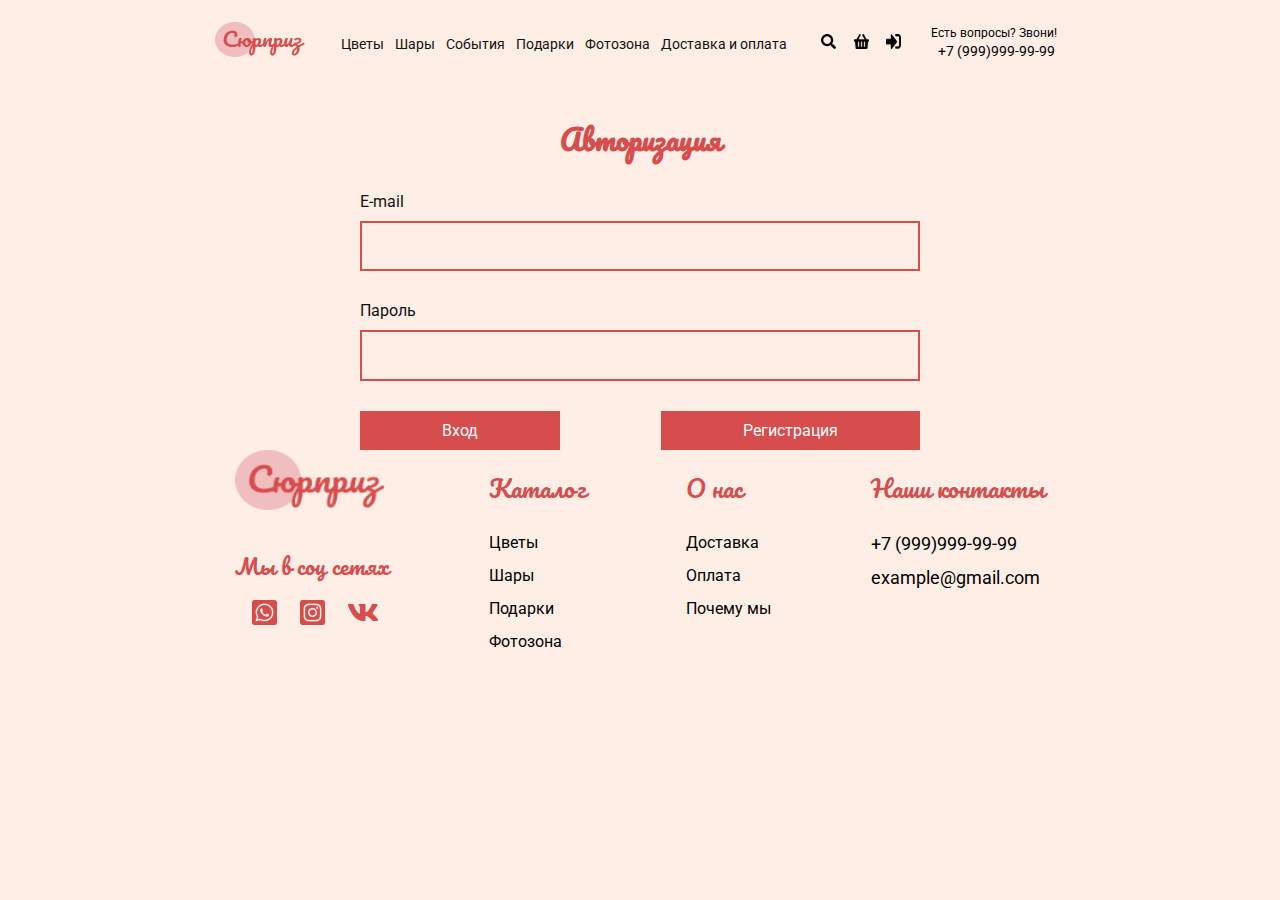
<file: sing-in.html>
<!DOCTYPE html>
<html lang="ru">

<head>
    <meta charset="UTF-8">
    <meta http-equiv="X-UA-Compatible" content="IE=edge">
    <meta name="viewport" content="width=device-width, initial-scale=1.0">
    <link rel="preconnect" href="https://fonts.gstatic.com">
    <link href="https://fonts.googleapis.com/css2?family=Pacifico&family=Roboto&display=swap" rel="stylesheet">
    <link rel="stylesheet" href="css/normalize.css">
    <link rel="stylesheet" href="css/animate.css">
    <link rel="stylesheet" href="css/style.css">
    <link rel="stylesheet" href="css/slider.css">
    <link rel="stylesheet" href="css/sing-in.css">
    <link rel="stylesheet" href="css/media.css">
    <title>Document</title>
</head>

<body style=>
    <div class="wrapper">

        <!-- HEADER -->

        <header class="header">
            <div class="container">
                <a href="index.html" class="header__logo">
                    <img src="img/logo.png" alt="logo" class="logo__img">
                </a>
                <ul class="header__navlist">
                    <li class="navlist__item"><a href="catalog.html" class="navlist__link">Цветы</a>
                        <ul class="navlist__dropdown_1">
                            <li class="dropdown__item"><a href="#" class="dropdown__link">Акции</a></li>
                            <li class="dropdown__item"><a href="#" class="dropdown__link">Цветы в коробке</a></li>
                            <li class="dropdown__item"><a href="#" class="dropdown__link">Корзины с цветами</a></li>
                            <li class="dropdown__item"><a href="#" class="dropdown__link">Сборные букеты</a></li>
                            <li class="dropdown__item"><a href="#" class="dropdown__link">Розы</a></li>
                            <li class="dropdown__item"><a href="#" class="dropdown__link">Кустовые розы</a></li>
                            <li class="dropdown__item"><a href="#" class="dropdown__link">Тюльпаны</a></li>
                            <li class="dropdown__item"><a href="#" class="dropdown__link">Пионы</a></li>
                            <li class="dropdown__item"><a href="#" class="dropdown__link">Ромашки</a></li>
                            <li class="dropdown__item"><a href="#" class="dropdown__link">Ирисы</a></li>
                            <li class="dropdown__item"><a href="#" class="dropdown__link">Хризантемы</a></li>
                            <li class="dropdown__item"><a href="#" class="dropdown__link">Герберы</a></li>
                            <li class="dropdown__item"><a href="#" class="dropdown__link">Сухоцветы</a></li>
                            <li class="dropdown__item"><a href="#" class="dropdown__link">Открытки</a></li>
                        </ul>
                    </li>
                    <li class="navlist__item"><a href="catalog.html" class="navlist__link">Шары</a>
                        <ul class="navlist__dropdown_2">
                            <li class="dropdown__item"><a href="#" class="dropdown__link">Акции</a></li>
                            <li class="dropdown__item"><a href="#" class="dropdown__link">Наборы</a></li>
                            <li class="dropdown__item"><a href="#" class="dropdown__link">Шары с гелием</a></li>
                            <li class="dropdown__item"><a href="#" class="dropdown__link">Светящиеся шары</a></li>
                            <li class="dropdown__item"><a href="#" class="dropdown__link">Фольгированные звезды</a></li>
                            <li class="dropdown__item"><a href="#" class="dropdown__link">Фольгированные сердца</a></li>
                            <li class="dropdown__item"><a href="#" class="dropdown__link">Фольгированные круги</a></li>
                            <li class="dropdown__item"><a href="#" class="dropdown__link">Цифры и буквы</a></li>
                            <li class="dropdown__item"><a href="#" class="dropdown__link">Фигурные шары</a></li>
                            <li class="dropdown__item"><a href="#" class="dropdown__link">Ходячие шары</a></li>
                            <li class="dropdown__item"><a href="#" class="dropdown__link">Шары с надписями</a></li>
                            <li class="dropdown__item"><a href="#" class="dropdown__link">Коробки с шарами</a></li>
                        </ul>
                    </li>
                    <li class="navlist__item"><a href="catalog.html" class="navlist__link">События</a>
                        <ul class="navlist__dropdown_3">
                            <li class="dropdown__item"><a href="#" class="dropdown__link">День рождения</a></li>
                            <li class="dropdown__item"><a href="#" class="dropdown__link">Выписка из роддома</a></li>
                            <li class="dropdown__item"><a href="#" class="dropdown__link">Татьянин день</a></li>
                            <li class="dropdown__item"><a href="#" class="dropdown__link">День всех влюбленных</a></li>
                            <li class="dropdown__item"><a href="#" class="dropdown__link">День защитника Отечества</a>
                            </li>
                            <li class="dropdown__item"><a href="#" class="dropdown__link">Международный женский день</a>
                            </li>
                            <li class="dropdown__item"><a href="#" class="dropdown__link">Последний звонок</a></li>
                            <li class="dropdown__item"><a href="#" class="dropdown__link">Свадьба</a></li>
                            <li class="dropdown__item"><a href="#" class="dropdown__link">День знаний</a></li>
                            <li class="dropdown__item"><a href="#" class="dropdown__link">День учителя</a></li>
                            <li class="dropdown__item"><a href="#" class="dropdown__link">Halloween</a></li>
                            <li class="dropdown__item"><a href="#" class="dropdown__link">День матери</a></li>
                            <li class="dropdown__item"><a href="#" class="dropdown__link">Новый год</a></li>
                        </ul>
                    </li>
                    <li class="navlist__item"><a href="catalog.html" class="navlist__link">Подарки</a></li>
                    <li class="navlist__item"><a href="catalog.html" class="navlist__link">Фотозона</a></li>
                    <li class="navlist__item"><a href="#" class="navlist__link">Доставка и оплата</a></li>
                </ul>
                <div class="header__action-buttons">
                    <ul class="actions-buttons__list">
                        <li class="action-buttons__item"><a href="#" class="action-buttons__link"><img
                                    src="img/search.png" alt="search" class="link__img"></a></li>
                        <li class="action-buttons__item"><a href="#" class="action-buttons__link"><img
                                    src="img/cart.png" alt="cart" class="link__img"></a></li>
                        <li class="action-buttons__item"><a href="#" class="action-buttons__link"><img src="img/log.png"
                                    alt="log-in" class="link__img"></a></li>
                    </ul>
                </div>
                <div class="header__contact">
                    <p class="contact__text">Есть вопросы? Звони!</p>
                    <a href="#" class="contact__phone">+7 (999)999-99-99</a>
                </div>

                <!-- MOBILE BURGER -->

                <div class="header__mobile">
                    <div class="burger__menu">
                        <span></span>
                    </div>
                    <nav>
                        <ul class="mobile__social-nav">
                            <li class="social-nav__item"><a href="#" class="social-nav__link"><img src="img/search.png"
                                        alt="search" class="nav__link-img"></a></li>
                            <li class="social-nav__item"><a href="#" class="social-nav__link"><img src="img/cart.png"
                                        alt="cart" class="nav__link-img"></a></li>
                            <li class="social-nav__item"><a href="#" class="social-nav__link"><img src="img/log.png"
                                        alt="lig-in" class="nav__link-img"></a></li>
                        </ul>
                        <div class="mobile__contacts">
                            <p class="contact__text">Есть вопросы? Звони!</p>
                            <a href="#" class="contacts__link">+7 (999)999-99-99</a>
                        </div>
                        <ul class="mobile__nav-list">
                            <li class="nav-list__item accordeon-item">
                                <p class="nav-list__link accordeon-item__trigger">Цветы</p>
                                <ul class="accordeon-item__content">
                                    <li class="content__item"><a href="#" class="content__link">Акции</a></li>
                                    <li class="content__item"><a href="#" class="content__link">Цветы в коробке</a>
                                    </li>
                                    <li class="content__item"><a href="#" class="content__link">Корзины с цветами</a>
                                    </li>
                                    <li class="content__item"><a href="#" class="content__link">Сборные букеты</a>
                                    </li>
                                    <li class="content__item"><a href="#" class="content__link">Розы</a></li>
                                    <li class="content__item"><a href="#" class="content__link">Кустовые розы</a></li>
                                    <li class="content__item"><a href="#" class="content__link">Тюльпаны</a></li>
                                    <li class="content__item"><a href="#" class="content__link">Пионы</a></li>
                                    <li class="content__item"><a href="#" class="content__link">Ромашки</a></li>
                                    <li class="content__item"><a href="#" class="content__link">Ирисы</a></li>
                                    <li class="content__item"><a href="#" class="content__link">Хризантемы</a></li>
                                    <li class="content__item"><a href="#" class="content__link">Герберы</a></li>
                                    <li class="content__item"><a href="#" class="content__link">Сухоцветы</a></li>
                                    <li class="content__item"><a href="#" class="content__link">Открытки</a></li>
                                    <li class="content__item"><a href="#" class="content__link">Смотреть все</a></li>
                                </ul>
                            </li>
                            <li class="nav-list__item accordeon-item">
                                <p class="nav-list__link accordeon-item__trigger">Шары</p>
                                <ul class="accordeon-item__content">
                                    <li class="content__item"><a href="#" class="content__link">Акции</a></li>
                                    <li class="content__item"><a href="#" class="content__link">Наборы</a>
                                    </li>
                                    <li class="content__item"><a href="#" class="content__link">Шары с гелием</a>
                                    </li>
                                    <li class="content__item"><a href="#" class="content__link">Светящиеся шары</a>
                                    </li>
                                    <li class="content__item"><a href="#" class="content__link">Фольгированные
                                            звезды</a></li>
                                    <li class="content__item"><a href="#" class="content__link">Фольгированные
                                            сердца</a></li>
                                    <li class="content__item"><a href="#" class="content__link">Фольгированные круги</a>
                                    </li>
                                    <li class="content__item"><a href="#" class="content__link">Цифры и буквы</a></li>
                                    <li class="content__item"><a href="#" class="content__link">Фигурные шары</a></li>
                                    <li class="content__item"><a href="#" class="content__link">Ходячие шары</a></li>
                                    <li class="content__item"><a href="#" class="content__link">Шары с надписями</a>
                                    </li>
                                    <li class="content__item"><a href="#" class="content__link">Коробки с шарами</a>
                                    </li>

                                    <li class="content__item"><a href="#" class="content__link">Смотреть все</a></li>
                                </ul>
                            </li>
                            <li class="nav-list__item accordeon-item">
                                <p class="nav-list__link accordeon-item__trigger">События</p>
                                <ul class="accordeon-item__content">
                                    <li class="content__item"><a href="#" class="content__link">День рождения</a></li>
                                    <li class="content__item"><a href="#" class="content__link">Выписка из роддома</a>
                                    </li>
                                    <li class="content__item"><a href="#" class="content__link">Татьянин день</a>
                                    </li>
                                    <li class="content__item"><a href="#" class="content__link">День всех влюбленных</a>
                                    </li>
                                    <li class="content__item"><a href="#" class="content__link">День защитника
                                            Отечества</a></li>
                                    <li class="content__item"><a href="#" class="content__link">Международный женский
                                            день</a></li>
                                    <li class="content__item"><a href="#" class="content__link">Последний звонок</a>
                                    </li>
                                    <li class="content__item"><a href="#" class="content__link">Свадьба</a></li>
                                    <li class="content__item"><a href="#" class="content__link">День знаний</a></li>
                                    <li class="content__item"><a href="#" class="content__link">День учителя</a></li>
                                    <li class="content__item"><a href="#" class="content__link">Halloween</a>
                                    </li>
                                    <li class="content__item"><a href="#" class="content__link">День матери</a>
                                    </li>
                                    <li class="content__item"><a href="#" class="content__link">Новый год</a>
                                    </li>

                                    <li class="content__item"><a href="#" class="content__link">Смотреть все</a></li>
                                </ul>
                            </li>
                            <li class="nav-list__item"><a href="#" class="nav-list__link">Подарки</a></li>
                            <li class="nav-list__item"><a href="#" class="nav-list__link">Фотозона</a></li>
                            <li class="nav-list__item"><a href="#" class="nav-list__link">Доставка и оплата</a></li>
                        </ul>
                    </nav>
                </div>

                <!-- MOBILE BURGER -->

            </div>
        </header>

        <!-- HEADER -->

        <!-- SING-IN PAGE -->

        <section class="sing-in">
            <div class="container">
                <h3 class="sing-in__head">Авторизация</h3>
                <form action="get" class="sing-in__form">
                    <div class="form__email">
                        <label for="email">E-mail</label>
                        <input type="email" name="Email" id="email">
                    </div>
                    <div class="form__password">
                        <label for="password">Пароль</label>
                        <input type="password" name="Password" id="password">
                    </div>
                    <div class="form__buttons">
                        <input type="button" value="Вход">
                        <input type="button" value="Регистрация">
                    </div>
                </form>
            </div>
        </section>

        <!-- SING-IN PAGE -->



        <!-- FOOTER -->

        <footer style="clear: both; ">
            <div class="container">
                <div class="footer__logo">
                    <a href="index.html" class="footer__logo_link"><img src="img/logo.png" alt="logo"
                            class="logo__link"></a>
                    <p class="logo__text">Мы в соц сетях</p>
                    <ul class="logo__list">
                        <li class="logo__item"><a href="#" class="logo__link"><img src="img/whatsapp.png" alt="whatsapp"
                                    class="social__link"></a></li>
                        <li class="logo__item"><a href="#" class="logo__link"><img src="img/insta.png" alt="insta"
                                    class="social__link"></a></li>
                        <li class="logo__item"><a href="#" class="logo__link"><img src="img/vk.png" alt="vk"
                                    class="social__link"></a></li>
                    </ul>
                </div>
                <div class="footer__catalog">
                    <p class="catalog__name">Каталог</p>
                    <ul class="catalog__list">
                        <li class="calatog__item"><a href="#" class="catalog__link">Цветы</a></li>
                        <li class="calatog__item"><a href="#" class="catalog__link">Шары</a></li>
                        <li class="calatog__item"><a href="#" class="catalog__link">Подарки</a></li>
                        <li class="calatog__item"><a href="#" class="catalog__link">Фотозона</a></li>
                    </ul>
                </div>
                <div class="footer__about">
                    <p class="about__name">О нас</p>
                    <ul class="about__list">
                        <li class="about__item"><a href="#" class="about__link">Доставка</a></li>
                        <li class="about__item"><a href="#" class="about__link">Оплата</a></li>
                        <li class="about__item"><a href="#" class="about__link">Почему мы</a></li>
                    </ul>
                </div>
                <div class="footer__contacts">
                    <p class="contacts__text">Наши контакты</p>
                    <a href="#" class="contacts__phone">+7 (999)999-99-99</a>
                    <a href="#" class="contacts__email">example@gmail.com</a>
                </div>
            </div>
        </footer>

        <!-- FOOTER -->

    </div>




    <script src="js/jquery-3.5.1.min.js"></script>
    <script src="js/wow.min.js"></script>
    <script src="js/slick.min.js"></script>
    <script src="js/main.js"></script>
</body>

</html>
</file>
<file: css/style.css>
@charset "UTF-8";
body {
  font-family: "Roboto", sans-serif;
  background-color: #FFEEE6;
}

.lock {
  height: 100%;
  overflow: hidden;
}

.wrapper {
  width: 100%;
  height: 100%;
  background-color: #FFEEE6;
}

.container {
  width: 1160px;
  margin: 0 auto;
}

.header {
  height: 87px;
}
.header .container {
  display: flex;
}
.header .container .header__logo {
  margin-top: 12px;
}
.header .container .header__logo .logo__img {
  width: 124px;
  height: 55px;
}
.header .container .header__navlist {
  display: flex;
  list-style: none;
  width: 644px;
  justify-content: space-between;
  padding: 19px 0 0 36px;
}
.header .container .header__navlist .navlist__item {
  position: relative;
  height: 55px;
  transition: all 0.3s;
}
.header .container .header__navlist .navlist__item .navlist__dropdown_1 {
  display: none;
  list-style: none;
  background-color: #FFEEE6;
  padding-left: 0;
  width: 172px;
  position: absolute;
  top: 43px;
  left: -7px;
  z-index: 1000;
  box-shadow: 0px 26px 19px 11px rgba(0, 0, 0, 0.2);
}
.header .container .header__navlist .navlist__item .navlist__dropdown_1 .dropdown__item {
  padding: 11px 0 0 10px;
}
.header .container .header__navlist .navlist__item .navlist__dropdown_1 .dropdown__item:first-child {
  padding-top: 0;
}
.header .container .header__navlist .navlist__item .navlist__dropdown_1 .dropdown__item:last-child {
  padding-bottom: 10px;
}
.header .container .header__navlist .navlist__item .navlist__dropdown_1 .dropdown__item .dropdown__link {
  font-family: "Roboto", sans-serif;
  text-decoration: none;
  font-size: 16px;
  line-height: 19px;
  color: #111111;
  display: inline-block;
}
.header .container .header__navlist .navlist__item .navlist__dropdown_1 .dropdown__item .dropdown__link:hover {
  text-decoration: underline;
}
.header .container .header__navlist .navlist__item:hover .navlist__dropdown_1 {
  display: block;
}
.header .container .header__navlist .navlist__item .navlist__dropdown_2 {
  display: none;
  list-style: none;
  background-color: #FFEEE6;
  padding-left: 0;
  width: 260px;
  position: absolute;
  top: 43px;
  left: -7px;
  z-index: 1000;
  box-shadow: 0px 26px 19px 11px rgba(0, 0, 0, 0.2);
}
.header .container .header__navlist .navlist__item .navlist__dropdown_2 .dropdown__item {
  padding: 11px 0 0 10px;
}
.header .container .header__navlist .navlist__item .navlist__dropdown_2 .dropdown__item:first-child {
  padding-top: 0;
}
.header .container .header__navlist .navlist__item .navlist__dropdown_2 .dropdown__item:last-child {
  padding-bottom: 10px;
}
.header .container .header__navlist .navlist__item .navlist__dropdown_2 .dropdown__item .dropdown__link {
  font-family: "Roboto", sans-serif;
  text-decoration: none;
  font-size: 16px;
  line-height: 19px;
  color: #111111;
  display: inline-block;
}
.header .container .header__navlist .navlist__item .navlist__dropdown_2 .dropdown__item .dropdown__link:hover {
  text-decoration: underline;
}
.header .container .header__navlist .navlist__item:hover .navlist__dropdown_2 {
  display: block;
}
.header .container .header__navlist .navlist__item .navlist__dropdown_3 {
  display: none;
  list-style: none;
  background-color: #FFEEE6;
  padding-left: 0;
  width: 268px;
  position: absolute;
  top: 43px;
  left: -7px;
  z-index: 1000;
  box-shadow: 0px 26px 19px 11px rgba(0, 0, 0, 0.2);
}
.header .container .header__navlist .navlist__item .navlist__dropdown_3 .dropdown__item {
  padding: 11px 0 0 10px;
}
.header .container .header__navlist .navlist__item .navlist__dropdown_3 .dropdown__item:first-child {
  padding-top: 0;
}
.header .container .header__navlist .navlist__item .navlist__dropdown_3 .dropdown__item:last-child {
  padding-bottom: 10px;
}
.header .container .header__navlist .navlist__item .navlist__dropdown_3 .dropdown__item .dropdown__link {
  font-family: "Roboto", sans-serif;
  text-decoration: none;
  font-size: 16px;
  line-height: 19px;
  color: #111111;
  display: inline-block;
}
.header .container .header__navlist .navlist__item .navlist__dropdown_3 .dropdown__item .dropdown__link:hover {
  text-decoration: underline;
}
.header .container .header__navlist .navlist__item:hover .navlist__dropdown_3 {
  display: block;
}
.header .container .header__navlist .navlist__item .navlist__link {
  font-family: "Roboto", sans-serif;
  font-style: normal;
  font-weight: normal;
  font-size: 16px;
  line-height: 19px;
  -webkit-text-decoration-line: none;
          text-decoration-line: none;
  color: #111111;
  display: inline-block;
}
.header .container .header__navlist .navlist__item .navlist__link:hover {
  text-decoration: underline;
}
.header .container .header__action-buttons {
  padding: 18px 0 0 12px;
}
.header .container .header__action-buttons .actions-buttons__list {
  display: flex;
  list-style: none;
  width: 106px;
  justify-content: space-between;
}
.header .container .header__action-buttons .actions-buttons__list .action-buttons__item {
  position: relative;
}
.header .container .header__action-buttons .actions-buttons__list .action-buttons__item:nth-child(2) .action-buttons__link span {
  font-size: 10px;
  position: absolute;
  top: 11px;
  left: 6px;
  color: white;
  background: #D74C4C;
  padding: 3px 6px;
  border-radius: 50%;
  cursor: pointer;
}
.header .container .header__action-buttons .actions-buttons__list .action-buttons__item .action-buttons__link {
  text-decoration: none;
}
.header .container .header__action-buttons .actions-buttons__list .action-buttons__item .action-buttons__link .link__img {
  height: 20px;
  width: auto;
}
.header .container .header__contact {
  margin: 25px 0 0 52px;
}
.header .container .header__contact .contact__text {
  font-family: "Roboto", sans-serif;
  font-size: 14px;
  line-height: 16px;
  color: #000000;
  margin: 0;
}
.header .container .header__contact .contact__phone {
  font-family: "Roboto", sans-serif;
  font-size: 16px;
  line-height: 16px;
  color: #000000;
  text-decoration: none;
  display: inline-block;
  padding: 2px 0 0 7px;
}
.header .container .header__mobile {
  display: none;
}
.header .container .header__mobile .burger__menu {
  position: relative;
  display: block;
  top: 0;
  width: 30px;
  height: 30px;
  z-index: 99999999;
}
.header .container .header__mobile .burger__menu span {
  position: absolute;
  height: 3px;
  width: 100%;
  background-color: black;
  top: 35px;
  transition: all 0.3s ease;
}
.header .container .header__mobile .burger__menu::before, .header .container .header__mobile .burger__menu::after {
  content: "";
  width: 100%;
  height: 3px;
  position: absolute;
  left: 0;
  background-color: black;
  transition: all 0.3s ease;
}
.header .container .header__mobile .burger__menu::before {
  top: 25px;
}
.header .container .header__mobile .burger__menu::after {
  top: 45px;
}
.header .container .header__mobile .burger__menu.active::before {
  transform: rotate(45deg);
  top: 45px;
}
.header .container .header__mobile .burger__menu.active::after {
  transform: rotate(-45deg);
  bottom: 45px;
}
.header .container .header__mobile .active span {
  transform: scale(0);
}
.header .container .header__mobile nav {
  position: fixed;
  left: -100%;
  top: 0;
  width: 30%;
  height: 100%;
  background-color: #e8c7b9;
  transition: all 0.3s ease;
  display: flex;
  flex-direction: column;
  overflow: auto;
  z-index: 10000;
}
.header .container .header__mobile nav.active {
  left: 0;
}
.header .container .header__mobile nav .mobile__social-nav {
  list-style: none;
  display: flex;
  justify-content: space-around;
  width: 50%;
  margin: 36px 0 0;
  padding-left: 0;
}
.header .container .header__mobile nav .mobile__social-nav .social-nav__item {
  position: relative;
}
.header .container .header__mobile nav .mobile__social-nav .social-nav__item .social-nav__link {
  text-decoration: none;
}
.header .container .header__mobile nav .mobile__social-nav .social-nav__item .social-nav__link span {
  font-size: 10px;
  position: absolute;
  top: 11px;
  left: 6px;
  color: white;
  background: #D74C4C;
  padding: 3px 6px;
  border-radius: 50%;
}
.header .container .header__mobile nav .mobile__contacts {
  margin: 0 0 0 20px;
  text-align: left;
}
.header .container .header__mobile nav .mobile__contacts .contact__text {
  margin-bottom: 8px;
}
.header .container .header__mobile nav .mobile__contacts .contacts__link {
  text-decoration: none;
  color: black;
}
.header .container .header__mobile nav .mobile__nav-list {
  list-style: none;
  padding-left: 0;
  margin: 25px 0 0 0;
  text-align: left;
}
.header .container .header__mobile nav .mobile__nav-list .nav-list__item {
  margin-bottom: 15px;
  padding-left: 20px;
}
.header .container .header__mobile nav .mobile__nav-list .nav-list__item .nav-list__link {
  text-decoration: none;
  color: black;
}
.header .container .header__mobile nav .accordeon-item .accordeon-item__content {
  padding: 20px;
  display: none;
  list-style: none;
  background-color: burlywood;
  margin-left: -20px;
}
.header .container .header__mobile nav .accordeon-item .accordeon-item__content .content__item {
  padding-bottom: 7px;
}
.header .container .header__mobile nav .accordeon-item .accordeon-item__content .content__item:last-child {
  padding-bottom: 0;
  text-align: right;
  font-weight: 700;
}
.header .container .header__mobile nav .accordeon-item .accordeon-item__content .content__item .content__link {
  color: black;
  text-decoration: none;
}

.info {
  background-color: #E8C7B9;
  font-family: "Pacifico", cursive;
}
.info .container {
  background: url(../img/top_bg.png);
  height: 413px;
  background-repeat: no-repeat;
  background-position: center;
  display: flex;
  flex-direction: column;
}
.info .container .info__content {
  padding: 51px 0 0 460px;
}
.info .container .info__content .info__head {
  margin: 0;
  color: #D74C4C;
  font-size: 60px;
  line-height: 105px;
}
.info .container .info__content .info__first {
  width: 350px;
  font-size: 20px;
  line-height: 25px;
  color: #111111;
  margin-top: 10px;
}
.info .container .info__content .info__second {
  width: 580px;
  font-size: 20px;
  line-height: 25px;
  color: #111111;
  margin-top: 30px;
  margin-bottom: 22px;
}
.info .container .info__content .info__form {
  display: flex;
}
.info .container .info__content .info__form .form__name {
  display: flex;
  flex-direction: column;
}
.info .container .info__content .info__form .form__name label {
  margin-bottom: 3px;
}
.info .container .info__content .info__form .form__name input[type=text] {
  width: 180px;
  border: 1px solid #000000;
  box-sizing: border-box;
  filter: drop-shadow(2px 2px 4px rgba(0, 0, 0, 0.25));
  background-color: transparent;
  padding: 5px 9px 5px;
}
.info .container .info__content .info__form .form__name input[type=text]::-moz-placeholder {
  color: black;
  font-family: "Roboto", sans-serif;
  font-size: 14px;
  line-height: 25px;
}
.info .container .info__content .info__form .form__name input[type=text]:-ms-input-placeholder {
  color: black;
  font-family: "Roboto", sans-serif;
  font-size: 14px;
  line-height: 25px;
}
.info .container .info__content .info__form .form__name input[type=text]::placeholder {
  color: black;
  font-family: "Roboto", sans-serif;
  font-size: 14px;
  line-height: 25px;
}
.info .container .info__content .info__form .form__phone {
  display: flex;
  flex-direction: column;
  margin-left: 20px;
}
.info .container .info__content .info__form .form__phone label {
  margin-bottom: 3px;
}
.info .container .info__content .info__form .form__phone input[type=text] {
  width: 180px;
  border: 1px solid #000000;
  box-sizing: border-box;
  filter: drop-shadow(2px 2px 4px rgba(0, 0, 0, 0.25));
  background-color: transparent;
  padding: 5px 9px 5px;
}
.info .container .info__content .info__form .form__phone input[type=text]::-moz-placeholder {
  color: black;
  font-family: "Roboto", sans-serif;
  font-size: 14px;
  line-height: 25px;
}
.info .container .info__content .info__form .form__phone input[type=text]:-ms-input-placeholder {
  color: black;
  font-family: "Roboto", sans-serif;
  font-size: 14px;
  line-height: 25px;
}
.info .container .info__content .info__form .form__phone input[type=text]::placeholder {
  color: black;
  font-family: "Roboto", sans-serif;
  font-size: 14px;
  line-height: 25px;
}
.info .container .info__content .info__form input[type=submit] {
  font-family: "Roboto", sans-serif;
  font-size: 14px;
  line-height: 25px;
  color: #FFFFFF;
  background: #D74C4C;
  box-shadow: 2px 2px 4px rgba(0, 0, 0, 0.25);
  outline: none;
  border: none;
  width: 180px;
  height: 30px;
  padding: 0;
  margin: 22px 0 0 20px;
  cursor: pointer;
  transition: all 0.3s;
}
.info .container .info__content .info__form input[type=submit]:hover {
  background: #ec7575;
}

.categories .container .categories__list {
  list-style: none;
  margin: 0;
  display: flex;
  flex-wrap: wrap;
  padding-left: 0;
  margin-top: 53px;
}
.categories .container .categories__list .categories__item {
  width: 380px;
  height: 431px;
  transition: all 0.3s ease;
}
.categories .container .categories__list .categories__item:hover {
  transform: scale(1.1);
}
.categories .container .categories__list .categories__item:first-child {
  background-image: url(../img/main_flowers.png);
  background-repeat: no-repeat;
}
.categories .container .categories__list .categories__item:nth-child(2) {
  background-image: url(../img/main_ballons.png);
  background-repeat: no-repeat;
  width: 400px;
}
.categories .container .categories__list .categories__item:nth-child(3) {
  background-image: url(../img/main_gifts.png);
  background-repeat: no-repeat;
}
.categories .container .categories__list .categories__item:nth-child(4) {
  background-image: url(../img/main_events.png);
  background-repeat: no-repeat;
  width: 580px;
}
.categories .container .categories__list .categories__item:nth-child(5) {
  background-image: url(../img/main_photo_zones.png);
  background-repeat: no-repeat;
  width: 580px;
}
.categories .container .categories__list .categories__item .categories__link {
  width: 100%;
  height: 100%;
  display: block;
  text-decoration: none;
  font-family: "Pacifico", cursive;
  font-size: 26px;
  line-height: 46px;
  color: #D74C4C;
  text-shadow: white 1px 0px, white 1px 1px, white 0px 1px, white -1px 1px, white -1px 0px, white -1px -1px, white 0px -1px, white 1px -1px;
}
.categories .container .categories__list .categories__item .categories__link .categories__text {
  padding-top: 352px;
  text-align: center;
}

.slider__catalog {
  padding-bottom: 20px;
}
.slider__catalog .container .slider {
  position: relative;
  outline: none;
}
.slider__catalog .container .slider .slider__screen {
  margin-right: 10px;
}
.slider__catalog .container .slider .slider__screen .slider__head {
  position: absolute;
  z-index: 10;
  top: 30px;
  font-family: "Pacifico", cursive;
  font-size: 20px;
  line-height: 49px;
  color: #D74C4C;
  cursor: pointer;
  display: none;
}
.slider__catalog .container .slider .slider__screen .slider__list {
  list-style: none;
  display: flex;
  flex-wrap: wrap;
  justify-content: space-between;
  margin: 126px 0 7px 0;
  padding-left: 5px;
}
.slider__catalog .container .slider .slider__screen .slider__list .slider__item {
  width: 360px;
  height: 430px;
  border: 1px solid #8D8D8D;
  margin-bottom: 36px;
  transition: all 0.3s;
  outline: none;
}
.slider__catalog .container .slider .slider__screen .slider__list .slider__item:hover {
  box-shadow: 0px 5px 10px 2px rgba(34, 60, 80, 0.2);
}
.slider__catalog .container .slider .slider__screen .slider__list .slider__item .product-wrap {
  width: 100%;
  background: transparent;
  padding: 0 0 25px;
  text-align: center;
  font-size: 14px;
  text-transform: uppercase;
}
.slider__catalog .container .slider .slider__screen .slider__list .slider__item .product-wrap .product-item {
  position: relative;
  overflow: hidden;
}
.slider__catalog .container .slider .slider__screen .slider__list .slider__item .product-wrap .product-item img {
  display: block;
  width: 100%;
}
.slider__catalog .container .slider .slider__screen .slider__list .slider__item .product-wrap .product-item .product-buttons {
  position: absolute;
  left: 0;
  top: 0;
  width: 100%;
  height: 100%;
  background: rgba(0, 0, 0, 0.8);
  opacity: 0;
  transition: 0.3s ease-in-out;
}
.slider__catalog .container .slider .slider__screen .slider__list .slider__item .product-wrap .product-item .product-buttons .button {
  text-decoration: none;
  color: #D74C4C;
  font-size: 12px;
  width: 140px;
  height: 40px;
  line-height: 40px;
  position: absolute;
  top: 50%;
  left: 50%;
  border: 2px solid #D74C4C;
  transform: translate(-50%, -50%) scale(0);
  transition: 0.3s ease-in-out;
}
.slider__catalog .container .slider .slider__screen .slider__list .slider__item .product-wrap .product-item .product-buttons .button:before {
  content: "";
  font-family: "Font Awesome 5 Free";
  display: inline-block;
  padding-right: 7px;
  font-weight: 900;
  margin-right: 10px;
}
.slider__catalog .container .slider .slider__screen .slider__list .slider__item .product-wrap .product-item .product-buttons .button:hover {
  background: black;
}
.slider__catalog .container .slider .slider__screen .slider__list .slider__item .product-wrap .product-item:hover .product-buttons {
  opacity: 1;
}
.slider__catalog .container .slider .slider__screen .slider__list .slider__item .product-wrap .product-item:hover .button {
  transform: translate(-50%, -50%) scale(1);
}
.slider__catalog .container .slider .slider__screen .slider__list .slider__item .product-wrap .product-title {
  color: #5e5e5e;
  padding-top: 12px;
}
.slider__catalog .container .slider .slider__screen .slider__list .slider__item .product-wrap .product-title a {
  text-decoration: none;
  color: #2e2e2e;
  font-weight: 600;
  margin: 15px 0 5px;
  padding-bottom: 7px;
  display: block;
  position: relative;
  transition: 0.3s ease-in-out;
  font-family: "Roboto", sans-serif;
  width: auto;
  word-wrap: break-word;
}
.slider__catalog .container .slider .slider__screen .slider__list .slider__item .product-wrap .product-title a:after {
  content: "";
  position: absolute;
  width: 40px;
  height: 2px;
  background: #2e2e2e;
  left: 50%;
  margin-left: -20px;
  bottom: 0;
  transition: 0.3s ease-in-out;
}
.slider__catalog .container .slider .slider__screen .slider__list .slider__item .product-wrap .product-title a:hover {
  color: #D74C4C;
}
.slider__catalog .container .slider .slider__screen .slider__list .slider__item .product-wrap .product-title:hover a::after {
  background: #D74C4C;
}
.slider__catalog .container .slider .slider__screen .slider__list .slider__item .product-wrap .product-title .product-price {
  font-size: 20px;
  color: #D74C4C;
  font-weight: 700;
}
.slider__catalog .container .slider .slider__screen .slider__button {
  font-family: "Roboto", sans-serif;
  text-decoration: none;
  background: #D74C4C;
  font-size: 20px;
  line-height: 25px;
  color: #FFFFFF;
  padding: 13px 93px;
  margin-left: 77%;
  transition: all 0.3s;
}
.slider__catalog .container .slider .slider__screen .slider__button:hover {
  background: #923f3f;
}

.advantages {
  padding: 70px 0 100px;
}
.advantages .container {
  display: flex;
  flex-direction: column;
}
.advantages .container .advantages__head {
  font-family: "Pacifico", cursive;
  font-size: 28px;
  line-height: 49px;
  color: #D74C4C;
  text-align: center;
  margin-bottom: 21px;
}
.advantages .container .advantages__list {
  display: flex;
  list-style: none;
  align-items: baseline;
  justify-content: space-between;
  padding-left: 0;
}
.advantages .container .advantages__list .advantages__item {
  text-align: center;
  font-family: "Roboto", sans-serif;
  font-size: 16px;
  line-height: 19px;
  color: #111111;
}
.advantages .container .advantages__list .advantages__item .item__img {
  width: 70px;
  height: 70px;
}
.advantages .container .advantages__list .advantages__item .item__text {
  margin-top: 30px;
}
.advantages .container hr {
  width: 100%;
  background-color: #d74c4c;
  height: 3px;
}

footer .container {
  display: flex;
}
footer .container .footer__logo {
  display: flex;
  flex-direction: column;
}
footer .container .footer__logo .footer__logo_link .logo__link {
  width: 171px;
  height: 74px;
}
footer .container .footer__logo .logo__text {
  font-family: "Pacifico", cursive;
  font-size: 24px;
  line-height: 42px;
  color: #D74C4C;
  margin-top: 31px;
  margin-bottom: 13px;
}
footer .container .footer__logo .logo__list {
  list-style: none;
  display: flex;
  margin-top: 0;
  justify-content: space-around;
  align-items: center;
  padding-left: 5px;
}
footer .container .footer__logo .logo__list .logo__item .social__link {
  text-decoration: none;
}
footer .container .footer__catalog {
  margin-left: 129px;
}
footer .container .footer__catalog .catalog__name {
  font-family: "Pacifico", cursive;
  font-size: 26px;
  line-height: 46px;
  color: #D74C4C;
  margin-top: 15px;
  margin-bottom: 21px;
}
footer .container .footer__catalog .catalog__list {
  list-style: none;
  padding-left: 0;
}
footer .container .footer__catalog .catalog__list .calatog__item {
  margin-bottom: 12px;
  transition: all 0.3s;
}
footer .container .footer__catalog .catalog__list .calatog__item:hover {
  font-weight: 900;
}
footer .container .footer__catalog .catalog__list .calatog__item .catalog__link {
  text-decoration: none;
  font-family: "Roboto", sans-serif;
  font-size: 18px;
  line-height: 21px;
  color: #000000;
}
footer .container .footer__about {
  margin-left: 197px;
}
footer .container .footer__about .about__name {
  font-family: "Pacifico", cursive;
  font-size: 26px;
  line-height: 46px;
  color: #D74C4C;
  margin-top: 15px;
  margin-bottom: 21px;
}
footer .container .footer__about .about__list {
  list-style: none;
  padding-left: 0;
}
footer .container .footer__about .about__list .about__item {
  margin-bottom: 12px;
  transition: all 0.3s;
}
footer .container .footer__about .about__list .about__item:hover {
  font-weight: 900;
}
footer .container .footer__about .about__list .about__item .about__link {
  text-decoration: none;
  font-family: "Roboto", sans-serif;
  font-size: 18px;
  line-height: 21px;
  color: #000000;
}
footer .container .footer__contacts {
  display: flex;
  flex-direction: column;
  margin-left: 201px;
}
footer .container .footer__contacts .contacts__text {
  font-family: "Pacifico", cursive;
  font-size: 26px;
  line-height: 46px;
  color: #D74C4C;
  margin-top: 15px;
  margin-bottom: 21px;
}
footer .container .footer__contacts .contacts__phone {
  font-family: "Roboto", sans-serif;
  font-size: 20px;
  line-height: 23px;
  color: #000000;
  text-decoration: none;
  display: inline-block;
  transition: all 0.3s;
}
footer .container .footer__contacts .contacts__phone:hover {
  font-weight: 900;
}
footer .container .footer__contacts .contacts__email {
  font-family: "Roboto", sans-serif;
  font-size: 20px;
  line-height: 23px;
  color: #000000;
  text-decoration: none;
  display: inline-block;
  margin-top: 11px;
  transition: all 0.3s;
}
footer .container .footer__contacts .contacts__email:hover {
  font-weight: 900;
}

.popup_body {
  display: none;
  position: fixed;
  width: 100%;
  height: 100%;
  background-color: rgba(0, 0, 0, 0.5);
  top: 0;
  left: 0;
  cursor: pointer;
  z-index: 100000000000000;
  -webkit-animation-name: animatrix;
          animation-name: animatrix;
}
.popup_body .search__popup {
  width: 100%;
  height: 82px;
  background-color: burlywood;
  padding-top: 28px;
  transition: 0.7s;
}
.popup_body .search__popup .popup_item {
  position: relative;
  width: 60%;
  margin: 0 auto;
  border: 1px solid #b17c2c;
  height: 44px;
}
.popup_body .search__popup .popup_item input {
  display: inline-block;
  height: 44px;
  background: none;
  border: none;
  border-radius: 10px;
  text-align: center;
  color: #232323;
  outline: none;
  font-size: 30px;
  width: 90%;
}
.popup_body .search__popup .popup_item .popup__button {
  position: absolute;
  font-size: 30px;
  color: #b17c2c;
  right: 12px;
  top: 7px;
  transition: 0.3s;
}
.popup_body .search__popup .popup_item .popup__button:hover {
  color: #D74C4C;
}
.popup_body .close__button {
  position: absolute;
  right: 29px;
  top: 15px;
  font-size: 23px;
  color: #b17c2c;
  transition: 0.3s;
}
.popup_body .close__button:hover {
  color: #D74C4C;
}

@-webkit-keyframes animatrix {
  from {
    top: -900px;
    opacity: 0;
  }
  to {
    top: 0;
    opacity: 1;
  }
}

@keyframes animatrix {
  from {
    top: -900px;
    opacity: 0;
  }
  to {
    top: 0;
    opacity: 1;
  }
}
</file>
<file: css/media.css>
@charset "UTF-8";
@media (max-width: 1400px) {
  .container {
    width: 850px;
  }

  .header .container .header__logo {
    margin-top: 22px;
  }
  .header .container .header__logo .logo__img {
    width: 90px;
    height: 35px;
  }
  .header .container .header__navlist .navlist__item .navlist__dropdown_1 {
    font-size: 14px;
  }
  .header .container .header__navlist .navlist__item .navlist__dropdown_1 .dropdown__item .dropdown__link {
    font-size: 14px;
  }
  .header .container .header__navlist .navlist__item .navlist__dropdown_2 .dropdown__item .dropdown__link {
    font-size: 14px;
  }
  .header .container .header__navlist .navlist__item .navlist__link {
    font-size: 14px;
  }
  .header .container .header__action-buttons {
    padding-left: 34px;
  }
  .header .container .header__action-buttons .actions-buttons__list {
    width: 80px;
    padding-left: 0;
  }
  .header .container .header__action-buttons .actions-buttons__list .action-buttons__item .action-buttons__link .link__img {
    width: 15px;
    height: 15px;
  }
  .header .container .header__contact {
    width: 193px;
    margin-left: 30px;
  }
  .header .container .header__contact .contact__text {
    font-size: 12px;
  }
  .header .container .header__contact .contact__phone {
    font-size: 14px;
  }

  .info .container {
    background-position: initial;
  }
  .info .container .info__content {
    padding-left: 266px;
  }
  .info .container .info__content .info__head {
    font-size: 56px;
  }
  .info .container .info__content .info__first {
    font-size: 16px;
  }
  .info .container .info__content .info__second {
    font-size: 16px;
  }
  .categories .container .categories__list .categories__item {
    width: 30%;
    background-position: center;
  }
  .categories .container .categories__list .categories__item:nth-child(2) {
    width: 40%;
  }
  .categories .container .categories__list .categories__item:nth-child(4) {
    width: 50%;
  }
  .categories .container .categories__list .categories__item:nth-child(5) {
    width: 50%;
  }
  .slider__catalog .container .slider .slider__screen .slider__list .slider__item {
    width: 30%;
    height: 335px;
  }
  .slider__catalog .container .slider .slider__screen .slider__list .slider__item .link__content .content__left {
    margin-left: 10px;
  }
  .slider__catalog .container .slider .slider__screen .slider__list .slider__item .link__content .content__left .left__name {
    font-size: 14px;
  }
  .slider__catalog .container .slider .slider__screen .slider__list .slider__item .link__content .content__left .left__price {
    font-size: 14px;
  }
  .slider__catalog .container .slider .slider__screen .slider__list .slider__item .link__content .content__right .right__button {
    margin: 47px 0 0 18px;
  }
  .slider__catalog .container .slider .slider__screen .slider__button {
    margin-left: 614px;
    padding: 10px 80px;
    font-size: 18px;
  }
  .slider__catalog .prev {
    left: 170px;
    font-size: 26px;
  }
  .slider__catalog .next {
    left: 470px;
    font-size: 26px;
  }
  .slider__catalog .slick-list {
    height: 918px;
  }

  .advantages .container .advantages__head {
    font-size: 26px;
  }
  .advantages .container .advantages__list .advantages__item .item__img {
    width: 60px;
    height: 60px;
  }
  .advantages .container .advantages__list .advantages__item .item__text {
    font-size: 14px;
  }

  footer .container .footer__logo {
    margin-left: 20px;
  }
  footer .container .footer__logo .footer__logo_link .logo__link {
    width: 150px;
    height: 60px;
  }
  footer .container .footer__logo .logo__text {
    font-size: 22px;
  }
  footer .container .footer__logo .logo__list .logo__item .social__link {
    font-size: 16px;
  }
  footer .container .footer__catalog {
    margin-left: 100px;
  }
  footer .container .footer__catalog .catalog__name {
    font-size: 24px;
  }
  footer .container .footer__catalog .catalog__list .calatog__item .catalog__link {
    font-size: 16px;
  }
  footer .container .footer__about {
    margin-left: 100px;
  }
  footer .container .footer__about .about__name {
    font-size: 24px;
  }
  footer .container .footer__about .about__list .about__item .about__link {
    font-size: 16px;
  }
  footer .container .footer__contacts {
    margin-left: 100px;
  }
  footer .container .footer__contacts .contacts__text {
    font-size: 24px;
  }
  footer .container .footer__contacts .contacts__phone {
    font-size: 18px;
  }
  footer .container .footer__contacts .contacts__email {
    font-size: 18px;
  }
}
@media (max-width: 992px) {
  .container {
    width: 700px;
  }

  .header .container {
    display: flex;
    justify-content: space-between;
  }
  .header .container .header__logo {
    margin-top: 22px;
  }
  .header .container .header__logo .logo__img {
    width: 90px;
    height: 35px;
  }
  .header .container .header__navlist {
    display: none;
  }
  .header .container .header__navlist .navlist__item .navlist__dropdown_1 {
    font-size: 14px;
  }
  .header .container .header__navlist .navlist__item .navlist__dropdown_1 .dropdown__item .dropdown__link {
    font-size: 14px;
  }
  .header .container .header__navlist .navlist__item .navlist__dropdown_2 .dropdown__item .dropdown__link {
    font-size: 14px;
  }
  .header .container .header__navlist .navlist__item .navlist__link {
    font-size: 14px;
  }
  .header .container .header__action-buttons {
    display: none;
    padding-left: 34px;
  }
  .header .container .header__action-buttons .actions-buttons__list {
    width: 80px;
    padding-left: 0;
  }
  .header .container .header__action-buttons .actions-buttons__list .action-buttons__item .action-buttons__link .link__img {
    width: 15px;
    height: 15px;
  }
  .header .container .header__contact {
    display: none;
    width: 193px;
    margin-left: 30px;
  }
  .header .container .header__contact .contact__text {
    font-size: 12px;
  }
  .header .container .header__contact .contact__phone {
    font-size: 14px;
  }
  .header .container .header__mobile {
    display: block;
  }
  .info .container {
    background-position: initial;
    position: relative;
  }
  .info .container .info__content {
    margin: 0 auto;
    padding: 0;
    text-align: left;
    width: 100%;
  }
  .info .container .info__content .info__head {
    width: 100%;
    font-size: 56px;
    margin-top: 50px;
  }
  .info .container .info__content .info__first {
    width: 50%;
    font-size: 16px;
    margin: 28px 0 0 0;
  }
  .info .container .info__content .info__second {
    font-size: 16px;
    width: 50%;
    margin-top: 12px;
  }
  .info .container .info__content .info__form {
    display: flex;
    flex-direction: column;
    width: 40%;
    position: absolute;
    top: 40%;
    right: 0;
  }
  .info .container .info__content .info__form .form__name {
    margin: 0 auto;
  }
  .info .container .info__content .info__form .form__phone {
    margin: 8px auto;
  }
  .info .container .info__content .info__form input[type=submit] {
    margin: 15px auto 0;
  }
  .categories .container .categories__list .categories__item {
    width: 100%;
    background-position: center;
    background-size: cover;
    height: 350px;
    margin: 0 auto 20px;
  }
  .categories .container .categories__list .categories__item:hover {
    transform: scale(1);
  }
  .categories .container .categories__list .categories__item:first-child {
    width: 100%;
  }
  .categories .container .categories__list .categories__item:nth-child(2) {
    width: 100%;
  }
  .categories .container .categories__list .categories__item:nth-child(3) {
    width: 100%;
  }
  .categories .container .categories__list .categories__item:nth-child(4) {
    width: 100%;
  }
  .categories .container .categories__list .categories__item:nth-child(5) {
    width: 100%;
    margin-bottom: 0;
  }
  .categories .container .categories__list .categories__item .categories__link .categories__text {
    padding-top: 290px;
  }

  .slider__catalog .container .slider .slider__screen .slider__list .slider__item {
    width: 30%;
    height: 282px;
  }
  .slider__catalog .container .slider .slider__screen .slider__list .slider__item .link__content .content__left {
    margin-left: 8px;
  }
  .slider__catalog .container .slider .slider__screen .slider__list .slider__item .link__content .content__left .left__name {
    font-size: 12px;
  }
  .slider__catalog .container .slider .slider__screen .slider__list .slider__item .link__content .content__left .left__price {
    font-size: 12px;
  }
  .slider__catalog .container .slider .slider__screen .slider__list .slider__item .link__content .content__right {
    width: 104px;
  }
  .slider__catalog .container .slider .slider__screen .slider__list .slider__item .link__content .content__right .right__button {
    margin-left: 15px;
    font-size: 12px;
  }
  .slider__catalog .container .slider .slider__screen .slider__button {
    margin-left: 471px;
    padding: 10px 80px;
    font-size: 16px;
  }
  .slider__catalog .prev {
    left: 110px;
    font-size: 26px;
  }
  .slider__catalog .next {
    left: 400px;
    font-size: 26px;
  }
  .slider__catalog .slick-list {
    height: 812px;
  }

  .advantages .container .advantages__head {
    font-size: 26px;
  }
  .advantages .container .advantages__list .advantages__item .item__img {
    width: 50px;
    height: 50px;
  }
  .advantages .container .advantages__list .advantages__item .item__text {
    font-size: 14px;
  }

  footer .container .footer__logo {
    text-align: center;
    margin-left: 0;
  }
  footer .container .footer__logo .footer__logo_link .logo__link {
    width: 150px;
    height: 60px;
  }
  footer .container .footer__logo .logo__text {
    font-size: 20px;
    margin-top: 20px;
  }
  footer .container .footer__catalog {
    margin-left: 60px;
  }
  footer .container .footer__catalog .catalog__name {
    font-size: 22px;
    margin-bottom: 0;
  }
  footer .container .footer__catalog .catalog__list {
    margin-top: 10px;
  }
  footer .container .footer__catalog .catalog__list .calatog__item {
    margin-bottom: 6px;
  }
  footer .container .footer__catalog .catalog__list .calatog__item .catalog__link {
    font-size: 14px;
  }
  footer .container .footer__about {
    margin-left: 60px;
  }
  footer .container .footer__about .about__name {
    font-size: 22px;
    margin-bottom: 0;
  }
  footer .container .footer__about .about__list {
    margin-top: 10px;
  }
  footer .container .footer__about .about__list .about__item {
    margin-bottom: 6px;
    width: 88px;
  }
  footer .container .footer__about .about__list .about__item .about__link {
    font-size: 14px;
  }
  footer .container .footer__contacts {
    margin-left: 60px;
  }
  footer .container .footer__contacts .contacts__text {
    font-size: 22px;
    margin-bottom: 12px;
  }
  footer .container .footer__contacts .contacts__phone {
    font-size: 16px;
  }
  footer .container .footer__contacts .contacts__email {
    font-size: 16px;
  }
}
@media (max-width: 768px) {
  .container {
    width: 500px;
  }

  .header .container .header__mobile {
    display: block;
  }
  .header .container .header__mobile nav {
    width: 40%;
  }
  .header .container .header__mobile nav .mobile__social-nav {
    padding-left: 10px;
  }
  .info .container .info__content {
    width: 100%;
  }
  .info .container .info__content .info__head {
    width: 100%;
    font-size: 52px;
  }
  .info .container .info__content .info__first {
    width: 50%;
    font-size: 14px;
  }
  .info .container .info__content .info__second {
    font-size: 14px;
    width: 50%;
    margin-bottom: 12px;
  }
  .info .container .info__content .info__form {
    top: 28%;
  }
  .categories .container .categories__list .categories__item {
    width: 100%;
  }
  .categories .container .categories__list .categories__item:hover {
    transform: scale(1);
  }
  .categories .container .categories__list .categories__item:first-child {
    width: 100%;
  }
  .categories .container .categories__list .categories__item:nth-child(2) {
    width: 100%;
  }
  .categories .container .categories__list .categories__item:nth-child(3) {
    width: 100%;
  }
  .categories .container .categories__list .categories__item:nth-child(4) {
    width: 100%;
  }
  .categories .container .categories__list .categories__item:nth-child(5) {
    width: 100%;
  }
  .categories .container .categories__list .categories__item .categories__link .categories__text {
    padding-top: 290px;
  }

  .slider__catalog .container .slider .slider__screen .slider__list .slider__item {
    width: 45%;
    height: 295px;
  }
  .slider__catalog .container .slider .slider__screen .slider__list .slider__item .link__content .content__left {
    margin-left: 8px;
  }
  .slider__catalog .container .slider .slider__screen .slider__list .slider__item .link__content .content__left .left__name {
    font-size: 12px;
  }
  .slider__catalog .container .slider .slider__screen .slider__list .slider__item .link__content .content__left .left__price {
    font-size: 12px;
  }
  .slider__catalog .container .slider .slider__screen .slider__list .slider__item .link__content .content__right .right__button {
    margin-left: 25px;
    font-size: 12px;
  }
  .slider__catalog .container .slider .slider__screen .slider__button {
    margin-left: 277px;
    padding: 10px 80px;
    font-size: 16px;
  }
  .slider__catalog .prev {
    left: 0;
    font-size: 26px;
  }
  .slider__catalog .next {
    left: 278px;
    font-size: 26px;
  }
  .slider__catalog .slick-list {
    height: 1170px;
  }

  .advantages .container .advantages__head {
    font-size: 26px;
  }
  .advantages .container .advantages__list {
    flex-wrap: wrap;
    justify-content: space-around;
  }
  .advantages .container .advantages__list .advantages__item {
    width: 33%;
    margin-bottom: 20px;
  }
  .advantages .container .advantages__list .advantages__item .item__img {
    width: 50px;
    height: 50px;
  }
  .advantages .container .advantages__list .advantages__item .item__text {
    font-size: 14px;
  }

  footer .container {
    flex-wrap: wrap;
  }
  footer .container .footer__logo {
    width: 50%;
    margin: 0;
    text-align: left;
  }
  footer .container .footer__logo .footer__logo_link .logo__link {
    width: 150px;
    height: 60px;
  }
  footer .container .footer__logo .logo__text {
    font-size: 20px;
    margin-top: 20px;
  }
  footer .container .footer__logo .logo__list {
    width: 148px;
    padding-left: 0;
  }
  footer .container .footer__logo .logo__list .logo__item .social__link {
    font-size: 16px;
  }
  footer .container .footer__catalog {
    width: 50%;
    margin: 0;
    text-align: left;
  }
  footer .container .footer__catalog .catalog__name {
    font-size: 24px;
    margin-bottom: 0;
  }
  footer .container .footer__catalog .catalog__list {
    margin-top: 10px;
  }
  footer .container .footer__catalog .catalog__list .calatog__item {
    margin-bottom: 6px;
  }
  footer .container .footer__about {
    width: 50%;
    margin: 0;
    text-align: left;
  }
  footer .container .footer__about .about__name {
    font-size: 24px;
    margin-bottom: 0;
  }
  footer .container .footer__about .about__list {
    margin-top: 10px;
  }
  footer .container .footer__about .about__list .about__item {
    margin-bottom: 6px;
    width: 100%;
  }
  footer .container .footer__contacts {
    width: 50%;
    margin: 0;
    text-align: left;
  }
  footer .container .footer__contacts .contacts__text {
    font-size: 24px;
  }
  footer .container .footer__contacts .contacts__phone {
    font-size: 16px;
  }
  footer .container .footer__contacts .contacts__email {
    font-size: 16px;
  }
}
@media (max-width: 576px) {
  .container {
    width: 370px;
    margin: 0 auto;
  }

  .header .container .header__mobile nav {
    width: 60%;
  }
  .header .container .header__mobile nav .mobile__social-nav {
    padding-left: 10px;
  }
  .info .container .info__content .info__head {
    width: 100%;
    text-align: center;
    margin-top: 0;
    height: 100px;
  }
  .info .container .info__content .info__first {
    width: 90%;
    margin: 0 auto;
  }
  .info .container .info__content .info__second {
    width: 90%;
    margin: 15px auto 0;
  }
  .info .container .info__content .info__form {
    width: 100%;
    position: static;
    margin-top: 25px;
  }
  .info .container .info__content .info__form .form__name {
    flex-direction: row;
    width: 55%;
  }
  .info .container .info__content .info__form .form__name label {
    margin-right: 15px;
  }
  .info .container .info__content .info__form .form__phone {
    flex-direction: row;
  }
  .info .container .info__content .info__form .form__phone label {
    margin-right: 15px;
  }
  .info .container .info__content .info__form input[type=submit] {
    width: 67%;
    margin-top: 0;
  }
  .categories .container .categories__list .categories__item {
    width: 100%;
  }
  .categories .container .categories__list .categories__item:hover {
    transform: scale(1);
  }
  .categories .container .categories__list .categories__item:first-child {
    width: 100%;
  }
  .categories .container .categories__list .categories__item:nth-child(2) {
    width: 100%;
  }
  .categories .container .categories__list .categories__item:nth-child(3) {
    width: 100%;
  }
  .categories .container .categories__list .categories__item:nth-child(4) {
    width: 100%;
  }
  .categories .container .categories__list .categories__item:nth-child(5) {
    width: 100%;
  }
  .categories .container .categories__list .categories__item .categories__link .categories__text {
    padding-top: 290px;
  }

  .slider__catalog .container .slider .slider__screen .slider__head {
    display: block;
  }
  .slider__catalog .container .slider .slider__screen .slider__list .slider__item {
    width: 45%;
    height: 206px;
  }
  .slider__catalog .container .slider .slider__screen .slider__list .slider__item .product-wrap {
    width: 100%;
    background: transparent;
    padding: 0 0 25px;
    text-align: center;
    font-size: 14px;
    text-transform: uppercase;
  }
  .slider__catalog .container .slider .slider__screen .slider__list .slider__item .product-wrap .product-item {
    position: relative;
    overflow: hidden;
  }
  .slider__catalog .container .slider .slider__screen .slider__list .slider__item .product-wrap .product-item img {
    display: block;
    width: 100%;
  }
  .slider__catalog .container .slider .slider__screen .slider__list .slider__item .product-wrap .product-item .product-buttons {
    position: absolute;
    left: 0;
    top: 0;
    width: 100%;
    height: 100%;
    background: rgba(0, 0, 0, 0.8);
    opacity: 0;
    transition: 0.3s ease-in-out;
  }
  .slider__catalog .container .slider .slider__screen .slider__list .slider__item .product-wrap .product-item .product-buttons .button {
    text-decoration: none;
    color: #D74C4C;
    font-size: 7px;
    width: 70px;
    height: 20px;
    line-height: 10px;
    position: absolute;
    top: 50%;
    left: 50%;
    border: 2px solid #D74C4C;
    transform: translate(-50%, -50%) scale(0);
    transition: 0.3s ease-in-out;
  }
  .slider__catalog .container .slider .slider__screen .slider__list .slider__item .product-wrap .product-item .product-buttons .button:before {
    content: "";
    font-family: "Font Awesome 5 Free";
    display: inline-block;
    padding-right: 7px;
    font-weight: 900;
    margin-right: -2px;
    margin-top: 5px;
  }
  .slider__catalog .container .slider .slider__screen .slider__list .slider__item .product-wrap .product-item .product-buttons .button:hover {
    background: black;
  }
  .slider__catalog .container .slider .slider__screen .slider__list .slider__item .product-wrap .product-item:hover .product-buttons {
    opacity: 1;
  }
  .slider__catalog .container .slider .slider__screen .slider__list .slider__item .product-wrap .product-item:hover .button {
    transform: translate(-50%, -50%) scale(1);
  }
  .slider__catalog .container .slider .slider__screen .slider__list .slider__item .product-wrap .product-title {
    color: #5e5e5e;
    padding-top: 16px;
  }
  .slider__catalog .container .slider .slider__screen .slider__list .slider__item .product-wrap .product-title a {
    text-decoration: none;
    color: #2e2e2e;
    font-weight: 600;
    margin: 15px 0 5px;
    padding-bottom: 7px;
    display: block;
    position: relative;
    transition: 0.3s ease-in-out;
    font-family: "Roboto", sans-serif;
    font-size: 13px;
  }
  .slider__catalog .container .slider .slider__screen .slider__list .slider__item .product-wrap .product-title a:after {
    content: "";
    position: absolute;
    width: 40px;
    height: 2px;
    background: #2e2e2e;
    left: 50%;
    margin-left: -20px;
    bottom: 0;
    transition: 0.3s ease-in-out;
  }
  .slider__catalog .container .slider .slider__screen .slider__list .slider__item .product-wrap .product-title a:hover {
    color: #D74C4C;
  }
  .slider__catalog .container .slider .slider__screen .slider__list .slider__item .product-wrap .product-title:hover a::after {
    background: #D74C4C;
  }
  .slider__catalog .container .slider .slider__screen .slider__list .slider__item .product-wrap .product-title .product-price {
    font-size: 16px;
    color: #D74C4C;
    font-weight: 700;
  }
  .slider__catalog .container .slider .slider__screen .slider__button {
    margin-left: 14px;
  }
  .slider__catalog .prev {
    left: 0;
    font-size: 26px;
  }
  .slider__catalog .next {
    left: 278px;
    font-size: 26px;
  }
  .slider__catalog .slick-list {
    height: 930px;
  }
  .slider__catalog .slick-slide {
    transform: scale(0.7);
    z-index: 1;
    transition: transform 0.3s ease-in-out;
    margin-right: 0;
  }
  .slider__catalog .slick-center {
    transform: scale(1);
    z-index: 1000;
  }
  .slider__catalog .slick-slide:not(.slick-current) {
    filter: brightness(0.5);
  }
  .slider__catalog .slick-slide.slick-current {
    transform: scale(1);
    z-index: 1;
  }

  .advantages {
    padding: 30px 0 100px;
  }
  .advantages .container .advantages__head {
    font-size: 26px;
  }
  .advantages .container .advantages__list {
    flex-wrap: wrap;
    justify-content: space-between;
  }
  .advantages .container .advantages__list .advantages__item {
    width: 45%;
    margin-bottom: 20px;
  }
  .advantages .container .advantages__list .advantages__item .item__img {
    width: 50px;
    height: 50px;
  }
  .advantages .container .advantages__list .advantages__item .item__text {
    font-size: 14px;
  }

  footer .container {
    flex-wrap: wrap;
  }
  footer .container .footer__logo {
    width: 100%;
    margin: 0;
    text-align: center;
  }
  footer .container .footer__logo .footer__logo_link .logo__link {
    width: 150px;
    height: 60px;
  }
  footer .container .footer__logo .logo__text {
    font-size: 20px;
    margin-top: 20px;
  }
  footer .container .footer__logo .logo__list {
    width: 148px;
    padding-left: 0;
    margin: 0 auto;
  }
  footer .container .footer__logo .logo__list .logo__item .social__link {
    font-size: 16px;
  }
  footer .container .footer__catalog {
    width: 100%;
    margin: 0;
    text-align: center;
  }
  footer .container .footer__catalog .catalog__name {
    font-size: 24px;
    margin-bottom: 0;
  }
  footer .container .footer__catalog .catalog__list {
    margin-top: 10px;
  }
  footer .container .footer__catalog .catalog__list .calatog__item {
    margin-bottom: 6px;
  }
  footer .container .footer__about {
    width: 100%;
    margin: 0;
    text-align: center;
  }
  footer .container .footer__about .about__name {
    font-size: 24px;
    margin-bottom: 0;
  }
  footer .container .footer__about .about__list {
    margin-top: 10px;
  }
  footer .container .footer__about .about__list .about__item {
    margin-bottom: 6px;
    width: 100%;
  }
  footer .container .footer__contacts {
    width: 100%;
    margin: 0;
    text-align: center;
  }
  footer .container .footer__contacts .contacts__text {
    font-size: 24px;
  }
  footer .container .footer__contacts .contacts__phone {
    font-size: 16px;
  }
  footer .container .footer__contacts .contacts__email {
    font-size: 16px;
    padding-bottom: 25px;
  }
}
@media (max-width: 400px) {
  .container {
    width: 310px;
    margin: 0 auto;
  }

  .info .container {
    background-position-x: -100px;
  }
  .info .container .info__content .info__form .form__name {
    width: 66%;
  }
  .info .container .info__content .info__form input[type=submit] {
    width: 81%;
  }
  .slider__catalog .container .slider .slider__screen .slider__list .slider__item {
    height: 150px;
  }
  .slider__catalog .container .slider .slider__screen .slider__list .slider__item .product-wrap {
    width: 100%;
    background: transparent;
    padding: 0 0 25px;
    text-align: center;
    font-size: 14px;
    text-transform: uppercase;
  }
  .slider__catalog .container .slider .slider__screen .slider__list .slider__item .product-wrap .product-item {
    position: relative;
    overflow: hidden;
  }
  .slider__catalog .container .slider .slider__screen .slider__list .slider__item .product-wrap .product-item img {
    display: block;
    width: 100%;
  }
  .slider__catalog .container .slider .slider__screen .slider__list .slider__item .product-wrap .product-item .product-buttons {
    position: absolute;
    left: 0;
    top: 0;
    width: 100%;
    height: 100%;
    background: rgba(0, 0, 0, 0.8);
    opacity: 0;
    transition: 0.3s ease-in-out;
  }
  .slider__catalog .container .slider .slider__screen .slider__list .slider__item .product-wrap .product-item .product-buttons .button {
    text-decoration: none;
    color: #D74C4C;
    font-size: 7px;
    width: 60px;
    height: 20px;
    line-height: 10px;
    position: absolute;
    top: 50%;
    left: 50%;
    border: 2px solid #D74C4C;
    transform: translate(-50%, -50%) scale(0);
    transition: 0.3s ease-in-out;
  }
  .slider__catalog .container .slider .slider__screen .slider__list .slider__item .product-wrap .product-item .product-buttons .button:before {
    content: "";
    font-family: "Font Awesome 5 Free";
    display: inline-block;
    padding-right: 7px;
    font-weight: 900;
    margin-right: -2px;
    margin-top: 6px;
  }
  .slider__catalog .container .slider .slider__screen .slider__list .slider__item .product-wrap .product-item .product-buttons .button:hover {
    background: black;
  }
  .slider__catalog .container .slider .slider__screen .slider__list .slider__item .product-wrap .product-item:hover .product-buttons {
    opacity: 1;
  }
  .slider__catalog .container .slider .slider__screen .slider__list .slider__item .product-wrap .product-item:hover .button {
    transform: translate(-50%, -50%) scale(1);
  }
  .slider__catalog .container .slider .slider__screen .slider__list .slider__item .product-wrap .product-title {
    color: #5e5e5e;
    padding-top: 0;
  }
  .slider__catalog .container .slider .slider__screen .slider__list .slider__item .product-wrap .product-title a {
    text-decoration: none;
    color: #2e2e2e;
    font-weight: 600;
    margin: 15px 0 5px;
    padding-bottom: 7px;
    display: block;
    position: relative;
    transition: 0.3s ease-in-out;
    font-family: "Roboto", sans-serif;
    font-size: 10px;
  }
  .slider__catalog .container .slider .slider__screen .slider__list .slider__item .product-wrap .product-title a:after {
    content: "";
    position: absolute;
    width: 40px;
    height: 2px;
    background: #2e2e2e;
    left: 50%;
    margin-left: -20px;
    bottom: 0;
    transition: 0.3s ease-in-out;
  }
  .slider__catalog .container .slider .slider__screen .slider__list .slider__item .product-wrap .product-title a:hover {
    color: #D74C4C;
  }
  .slider__catalog .container .slider .slider__screen .slider__list .slider__item .product-wrap .product-title:hover a::after {
    background: #D74C4C;
  }
  .slider__catalog .container .slider .slider__screen .slider__list .slider__item .product-wrap .product-title .product-price {
    font-size: 14px;
    color: #D74C4C;
    font-weight: 700;
  }
  .slider__catalog .container .slider .slider__screen .slider__button {
    margin-left: 1px;
    padding: 8px 64px;
  }
  .slider__catalog .prev {
    left: 0;
    font-size: 26px;
  }
  .slider__catalog .next {
    left: 278px;
    font-size: 26px;
  }
  .slider__catalog .slick-list {
    height: 790px;
  }
  .slider__catalog .slick-slide {
    transform: scale(0.7);
    z-index: 1;
    transition: transform 0.3s ease-in-out;
    margin-right: 0;
  }
  .slider__catalog .slick-center {
    transform: scale(1);
    z-index: 1000;
  }
  .slider__catalog .slick-slide:not(.slick-current) {
    filter: brightness(0.5);
  }
  .slider__catalog .slick-slide.slick-current {
    transform: scale(1);
    z-index: 1;
  }
}
@media (min-width: 993px) and (max-width: 1400px) {
  .wrapper .catalog {
    padding-bottom: 20px;
  }
  .wrapper .catalog .container .catalog__best .catalog__head {
    font-size: 24px;
  }
  .wrapper .catalog .container .catalog__best .catalog__list .catalog__item {
    width: 30%;
    height: 336px;
  }
  .wrapper .catalog .container .catalog__best .catalog__list .catalog__item:hover {
    box-shadow: 0px 5px 10px 2px rgba(34, 60, 80, 0.2);
  }
  .wrapper .catalog .container .catalog__best .catalog__list .catalog__item .item__img {
    width: 100%;
  }
  .wrapper .catalog .container .catalog__best .catalog__list .catalog__item .item__content {
    display: flex;
  }
  .wrapper .catalog .container .catalog__best .catalog__list .catalog__item .item__content .content__left {
    margin: 1px 0 0 19px;
    font-family: "Roboto", sans-serif;
    font-size: 16px;
    line-height: 19px;
    color: #111111;
  }
  .wrapper .catalog .container .catalog__best .catalog__list .catalog__item .item__content .content__left .left__name {
    margin: 16px 0 0 0;
  }
  .wrapper .catalog .container .catalog__best .catalog__list .catalog__item .item__content .content__left .left__price {
    margin: 11px 0 0 1px;
    letter-spacing: 1px;
  }
  .wrapper .catalog .container .catalog__best .catalog__list .catalog__item .item__content .content__right {
    width: 100px;
  }
  .wrapper .catalog .container .catalog__best .catalog__list .catalog__item .item__content .content__right .right__button {
    font-family: "Roboto", sans-serif;
    font-size: 14px;
    line-height: 16px;
    color: #FFFFFF;
    background: #D74C4C;
    box-shadow: 2px 2px 4px rgba(0, 0, 0, 0.25);
    padding: 5px 15px;
    transition: all 0.3s;
    border: none;
    outline: none;
    margin: 52px 0 0 6px;
    cursor: pointer;
  }
  .wrapper .catalog .container .catalog__best .catalog__list .catalog__item .item__content .content__right .right__button:hover {
    transform: scale(1.1);
  }
  .wrapper .catalog .container .catalog__main .catalog__head {
    z-index: 10;
    font-family: "Pacifico", cursive;
    font-size: 28px;
    line-height: 49px;
    color: #D74C4C;
    cursor: pointer;
    display: block;
    margin-top: 11px;
  }
  .wrapper .catalog .container .catalog__main .catalog__list {
    list-style: none;
    display: flex;
    flex-wrap: wrap;
    justify-content: space-between;
    margin: 20px 0 7px 0;
    padding-left: 0;
  }
  .wrapper .catalog .container .catalog__main .catalog__list .catalog__item {
    width: 30%;
    height: 336px;
  }
  .wrapper .catalog .container .catalog__main .catalog__list .catalog__item:hover {
    box-shadow: 0px 5px 10px 2px rgba(34, 60, 80, 0.2);
  }
  .wrapper .catalog .container .catalog__main .catalog__list .catalog__item .item__img {
    width: 100%;
  }
  .wrapper .catalog .container .catalog__main .catalog__list .catalog__item .item__content {
    display: flex;
  }
  .wrapper .catalog .container .catalog__main .catalog__list .catalog__item .item__content .content__left {
    margin: 1px 0 0 19px;
    font-family: "Roboto", sans-serif;
    font-size: 16px;
    line-height: 19px;
    color: #111111;
  }
  .wrapper .catalog .container .catalog__main .catalog__list .catalog__item .item__content .content__left .left__name {
    margin: 16px 0 0 0;
  }
  .wrapper .catalog .container .catalog__main .catalog__list .catalog__item .item__content .content__left .left__price {
    margin: 11px 0 0 1px;
    letter-spacing: 1px;
  }
  .wrapper .catalog .container .catalog__main .catalog__list .catalog__item .item__content .content__right {
    width: 100px;
  }
  .wrapper .catalog .container .catalog__main .catalog__list .catalog__item .item__content .content__right .right__button {
    font-family: "Roboto", sans-serif;
    font-size: 14px;
    line-height: 16px;
    color: #FFFFFF;
    background: #D74C4C;
    box-shadow: 2px 2px 4px rgba(0, 0, 0, 0.25);
    padding: 5px 15px;
    transition: all 0.3s;
    border: none;
    outline: none;
    margin: 52px 0 0 6px;
    cursor: pointer;
  }
  .wrapper .catalog .container .catalog__main .catalog__list .catalog__item .item__content .content__right .right__button:hover {
    transform: scale(1.1);
  }
}
@media (min-width: 769px) and (max-width: 992px) {
  .wrapper .catalog {
    padding-bottom: 20px;
  }
  .wrapper .catalog .container .catalog__best .catalog__head {
    font-size: 24px;
  }
  .wrapper .catalog .container .catalog__best .catalog__list .catalog__item {
    width: 30%;
    height: 298px;
  }
  .wrapper .catalog .container .catalog__best .catalog__list .catalog__item:hover {
    box-shadow: 0px 5px 10px 2px rgba(34, 60, 80, 0.2);
  }
  .wrapper .catalog .container .catalog__best .catalog__list .catalog__item .item__img {
    width: 100%;
  }
  .wrapper .catalog .container .catalog__best .catalog__list .catalog__item .item__content {
    display: flex;
  }
  .wrapper .catalog .container .catalog__best .catalog__list .catalog__item .item__content .content__left {
    margin: 1px 0 0 19px;
    font-family: "Roboto", sans-serif;
    font-size: 16px;
    line-height: 19px;
    color: #111111;
  }
  .wrapper .catalog .container .catalog__best .catalog__list .catalog__item .item__content .content__left .left__name {
    margin: 16px 0 0 0;
    width: 128px;
  }
  .wrapper .catalog .container .catalog__best .catalog__list .catalog__item .item__content .content__left .left__price {
    margin: 11px 0 0 1px;
    letter-spacing: 1px;
  }
  .wrapper .catalog .container .catalog__best .catalog__list .catalog__item .item__content .content__right {
    width: 100px;
  }
  .wrapper .catalog .container .catalog__best .catalog__list .catalog__item .item__content .content__right .right__button {
    font-family: "Roboto", sans-serif;
    font-size: 14px;
    line-height: 16px;
    color: #FFFFFF;
    background: #D74C4C;
    box-shadow: 2px 2px 4px rgba(0, 0, 0, 0.25);
    padding: 5px 15px;
    transition: all 0.3s;
    border: none;
    outline: none;
    margin: 49px 0 0 -34px;
    cursor: pointer;
  }
  .wrapper .catalog .container .catalog__best .catalog__list .catalog__item .item__content .content__right .right__button:hover {
    transform: scale(1);
  }
  .wrapper .catalog .container .catalog__main .catalog__head {
    z-index: 10;
    font-family: "Pacifico", cursive;
    font-size: 28px;
    line-height: 49px;
    color: #D74C4C;
    cursor: pointer;
    display: block;
    margin-top: 11px;
  }
  .wrapper .catalog .container .catalog__main .catalog__list {
    list-style: none;
    display: flex;
    flex-wrap: wrap;
    justify-content: space-between;
    margin: 20px 0 7px 0;
    padding-left: 0;
  }
  .wrapper .catalog .container .catalog__main .catalog__list .catalog__item {
    width: 30%;
    height: 298px;
  }
  .wrapper .catalog .container .catalog__main .catalog__list .catalog__item:hover {
    box-shadow: 0px 5px 10px 2px rgba(34, 60, 80, 0.2);
  }
  .wrapper .catalog .container .catalog__main .catalog__list .catalog__item .item__img {
    width: 100%;
  }
  .wrapper .catalog .container .catalog__main .catalog__list .catalog__item .item__content {
    display: flex;
  }
  .wrapper .catalog .container .catalog__main .catalog__list .catalog__item .item__content .content__left {
    margin: 1px 0 0 19px;
    font-family: "Roboto", sans-serif;
    font-size: 16px;
    line-height: 19px;
    color: #111111;
  }
  .wrapper .catalog .container .catalog__main .catalog__list .catalog__item .item__content .content__left .left__name {
    margin: 16px 0 0 0;
    width: 128px;
  }
  .wrapper .catalog .container .catalog__main .catalog__list .catalog__item .item__content .content__left .left__price {
    margin: 11px 0 0 1px;
    letter-spacing: 1px;
  }
  .wrapper .catalog .container .catalog__main .catalog__list .catalog__item .item__content .content__right {
    width: 100px;
  }
  .wrapper .catalog .container .catalog__main .catalog__list .catalog__item .item__content .content__right .right__button {
    font-family: "Roboto", sans-serif;
    font-size: 14px;
    line-height: 16px;
    color: #FFFFFF;
    background: #D74C4C;
    box-shadow: 2px 2px 4px rgba(0, 0, 0, 0.25);
    padding: 5px 15px;
    transition: all 0.3s;
    border: none;
    outline: none;
    margin: 49px 0 0 -34px;
    cursor: pointer;
  }
  .wrapper .catalog .container .catalog__main .catalog__list .catalog__item .item__content .content__right .right__button:hover {
    transform: scale(1);
  }
}
@media (min-width: 577px) and (max-width: 768px) {
  .wrapper .catalog {
    padding-bottom: 20px;
  }
  .wrapper .catalog .container .catalog__best .catalog__head {
    font-size: 24px;
  }
  .wrapper .catalog .container .catalog__best .catalog__list .catalog__item {
    width: 45%;
    height: 300px;
  }
  .wrapper .catalog .container .catalog__best .catalog__list .catalog__item:hover {
    box-shadow: 0px 5px 10px 2px rgba(34, 60, 80, 0.2);
  }
  .wrapper .catalog .container .catalog__best .catalog__list .catalog__item .item__img {
    width: 100%;
  }
  .wrapper .catalog .container .catalog__best .catalog__list .catalog__item .item__content {
    display: flex;
  }
  .wrapper .catalog .container .catalog__best .catalog__list .catalog__item .item__content .content__left {
    margin: 1px 0 0 19px;
    font-family: "Roboto", sans-serif;
    font-size: 14px;
    line-height: 19px;
    color: #111111;
  }
  .wrapper .catalog .container .catalog__best .catalog__list .catalog__item .item__content .content__left .left__name {
    margin: 16px 0 0 0;
    width: 128px;
  }
  .wrapper .catalog .container .catalog__best .catalog__list .catalog__item .item__content .content__left .left__price {
    margin: 11px 0 0 1px;
    letter-spacing: 1px;
  }
  .wrapper .catalog .container .catalog__best .catalog__list .catalog__item .item__content .content__right {
    width: 100px;
  }
  .wrapper .catalog .container .catalog__best .catalog__list .catalog__item .item__content .content__right .right__button {
    font-family: "Roboto", sans-serif;
    font-size: 12px;
    line-height: 16px;
    color: #FFFFFF;
    background: #D74C4C;
    box-shadow: 2px 2px 4px rgba(0, 0, 0, 0.25);
    padding: 5px 15px;
    transition: all 0.3s;
    border: none;
    outline: none;
    margin: 40px 0 0 -12px;
    cursor: pointer;
  }
  .wrapper .catalog .container .catalog__best .catalog__list .catalog__item .item__content .content__right .right__button:hover {
    transform: scale(1);
  }
  .wrapper .catalog .container .catalog__main .catalog__head {
    z-index: 10;
    font-family: "Pacifico", cursive;
    font-size: 28px;
    line-height: 49px;
    color: #D74C4C;
    cursor: pointer;
    display: block;
    margin-top: 11px;
  }
  .wrapper .catalog .container .catalog__main .catalog__list {
    list-style: none;
    display: flex;
    flex-wrap: wrap;
    justify-content: space-between;
    margin: 20px 0 7px 0;
    padding-left: 0;
  }
  .wrapper .catalog .container .catalog__main .catalog__list .catalog__item {
    width: 45%;
    height: 300px;
  }
  .wrapper .catalog .container .catalog__main .catalog__list .catalog__item:hover {
    box-shadow: 0px 5px 10px 2px rgba(34, 60, 80, 0.2);
  }
  .wrapper .catalog .container .catalog__main .catalog__list .catalog__item .item__img {
    width: 100%;
  }
  .wrapper .catalog .container .catalog__main .catalog__list .catalog__item .item__content {
    display: flex;
  }
  .wrapper .catalog .container .catalog__main .catalog__list .catalog__item .item__content .content__left {
    margin: 1px 0 0 19px;
    font-family: "Roboto", sans-serif;
    font-size: 14px;
    line-height: 19px;
    color: #111111;
  }
  .wrapper .catalog .container .catalog__main .catalog__list .catalog__item .item__content .content__left .left__name {
    margin: 16px 0 0 0;
    width: 128px;
  }
  .wrapper .catalog .container .catalog__main .catalog__list .catalog__item .item__content .content__left .left__price {
    margin: 11px 0 0 1px;
    letter-spacing: 1px;
  }
  .wrapper .catalog .container .catalog__main .catalog__list .catalog__item .item__content .content__right {
    width: 100px;
  }
  .wrapper .catalog .container .catalog__main .catalog__list .catalog__item .item__content .content__right .right__button {
    font-family: "Roboto", sans-serif;
    font-size: 12px;
    line-height: 16px;
    color: #FFFFFF;
    background: #D74C4C;
    box-shadow: 2px 2px 4px rgba(0, 0, 0, 0.25);
    padding: 5px 15px;
    transition: all 0.3s;
    border: none;
    outline: none;
    margin: 40px 0 0 -12px;
    cursor: pointer;
  }
  .wrapper .catalog .container .catalog__main .catalog__list .catalog__item .item__content .content__right .right__button:hover {
    transform: scale(1);
  }
}
@media (min-width: 401px) and (max-width: 576px) {
  .wrapper .catalog {
    padding-bottom: 20px;
  }
  .wrapper .catalog .container .catalog__best .catalog__head {
    font-size: 24px;
  }
  .wrapper .catalog .container .catalog__best .catalog__list .catalog__item {
    width: 45%;
    height: 244px;
  }
  .wrapper .catalog .container .catalog__best .catalog__list .catalog__item:hover {
    box-shadow: 0px 5px 10px 2px rgba(34, 60, 80, 0.2);
  }
  .wrapper .catalog .container .catalog__best .catalog__list .catalog__item .product-wrap {
    width: 100%;
    background: transparent;
    padding: 0 0 25px;
    text-align: center;
    font-size: 14px;
    text-transform: uppercase;
  }
  .wrapper .catalog .container .catalog__best .catalog__list .catalog__item .product-wrap .product-item {
    position: relative;
    overflow: hidden;
  }
  .wrapper .catalog .container .catalog__best .catalog__list .catalog__item .product-wrap .product-item img {
    display: block;
    width: 100%;
  }
  .wrapper .catalog .container .catalog__best .catalog__list .catalog__item .product-wrap .product-item .product-buttons {
    position: absolute;
    left: 0;
    top: 0;
    width: 100%;
    height: 100%;
    background: rgba(0, 0, 0, 0.8);
    opacity: 0;
    transition: 0.3s ease-in-out;
  }
  .wrapper .catalog .container .catalog__best .catalog__list .catalog__item .product-wrap .product-item .product-buttons .button {
    text-decoration: none;
    color: #D74C4C;
    font-size: 10px;
    width: 90px;
    height: 30px;
    line-height: 10px;
    position: absolute;
    top: 50%;
    left: 50%;
    border: 2px solid #D74C4C;
    transform: translate(-50%, -50%) scale(0);
    transition: 0.3s ease-in-out;
  }
  .wrapper .catalog .container .catalog__best .catalog__list .catalog__item .product-wrap .product-item .product-buttons .button:before {
    content: "";
    font-family: "Font Awesome 5 Free";
    display: inline-block;
    padding-right: 7px;
    font-weight: 900;
    margin-right: -2px;
    margin-top: 9px;
  }
  .wrapper .catalog .container .catalog__best .catalog__list .catalog__item .product-wrap .product-item .product-buttons .button:hover {
    background: black;
  }
  .wrapper .catalog .container .catalog__best .catalog__list .catalog__item .product-wrap .product-item:hover .product-buttons {
    opacity: 1;
  }
  .wrapper .catalog .container .catalog__best .catalog__list .catalog__item .product-wrap .product-item:hover .button {
    transform: translate(-50%, -50%) scale(1);
  }
  .wrapper .catalog .container .catalog__best .catalog__list .catalog__item .product-wrap .product-title {
    color: #5e5e5e;
    padding-top: 16px;
  }
  .wrapper .catalog .container .catalog__best .catalog__list .catalog__item .product-wrap .product-title a {
    text-decoration: none;
    color: #2e2e2e;
    font-weight: 600;
    margin: 15px 0 5px;
    padding-bottom: 7px;
    display: block;
    position: relative;
    transition: 0.3s ease-in-out;
    font-family: "Roboto", sans-serif;
    font-size: 13px;
  }
  .wrapper .catalog .container .catalog__best .catalog__list .catalog__item .product-wrap .product-title a:after {
    content: "";
    position: absolute;
    width: 40px;
    height: 2px;
    background: #2e2e2e;
    left: 50%;
    margin-left: -20px;
    bottom: 0;
    transition: 0.3s ease-in-out;
  }
  .wrapper .catalog .container .catalog__best .catalog__list .catalog__item .product-wrap .product-title a:hover {
    color: #D74C4C;
  }
  .wrapper .catalog .container .catalog__best .catalog__list .catalog__item .product-wrap .product-title:hover a::after {
    background: #D74C4C;
  }
  .wrapper .catalog .container .catalog__best .catalog__list .catalog__item .product-wrap .product-title .product-price {
    font-size: 16px;
    color: #D74C4C;
    font-weight: 700;
  }
  .wrapper .catalog .container .catalog__main .catalog__head {
    z-index: 10;
    font-family: "Pacifico", cursive;
    font-size: 28px;
    line-height: 49px;
    color: #D74C4C;
    cursor: pointer;
    display: block;
    margin-top: 11px;
  }
  .wrapper .catalog .container .catalog__main .catalog__list {
    list-style: none;
    display: flex;
    flex-wrap: wrap;
    justify-content: space-between;
    margin: 20px 0 7px 0;
    padding-left: 0;
  }
  .wrapper .catalog .container .catalog__main .catalog__list .catalog__item {
    width: 45%;
    height: 244px;
  }
  .wrapper .catalog .container .catalog__main .catalog__list .catalog__item:hover {
    box-shadow: 0px 5px 10px 2px rgba(34, 60, 80, 0.2);
  }
  .wrapper .catalog .container .catalog__main .catalog__list .catalog__item .product-wrap {
    width: 100%;
    background: transparent;
    padding: 0 0 25px;
    text-align: center;
    font-size: 14px;
    text-transform: uppercase;
  }
  .wrapper .catalog .container .catalog__main .catalog__list .catalog__item .product-wrap .product-item {
    position: relative;
    overflow: hidden;
  }
  .wrapper .catalog .container .catalog__main .catalog__list .catalog__item .product-wrap .product-item img {
    display: block;
    width: 100%;
  }
  .wrapper .catalog .container .catalog__main .catalog__list .catalog__item .product-wrap .product-item .product-buttons {
    position: absolute;
    left: 0;
    top: 0;
    width: 100%;
    height: 100%;
    background: rgba(0, 0, 0, 0.8);
    opacity: 0;
    transition: 0.3s ease-in-out;
  }
  .wrapper .catalog .container .catalog__main .catalog__list .catalog__item .product-wrap .product-item .product-buttons .button {
    text-decoration: none;
    color: #D74C4C;
    font-size: 10px;
    width: 90px;
    height: 30px;
    line-height: 10px;
    position: absolute;
    top: 50%;
    left: 50%;
    border: 2px solid #D74C4C;
    transform: translate(-50%, -50%) scale(0);
    transition: 0.3s ease-in-out;
  }
  .wrapper .catalog .container .catalog__main .catalog__list .catalog__item .product-wrap .product-item .product-buttons .button:before {
    content: "";
    font-family: "Font Awesome 5 Free";
    display: inline-block;
    padding-right: 7px;
    font-weight: 900;
    margin-right: -2px;
    margin-top: 9px;
  }
  .wrapper .catalog .container .catalog__main .catalog__list .catalog__item .product-wrap .product-item .product-buttons .button:hover {
    background: black;
  }
  .wrapper .catalog .container .catalog__main .catalog__list .catalog__item .product-wrap .product-item:hover .product-buttons {
    opacity: 1;
  }
  .wrapper .catalog .container .catalog__main .catalog__list .catalog__item .product-wrap .product-item:hover .button {
    transform: translate(-50%, -50%) scale(1);
  }
  .wrapper .catalog .container .catalog__main .catalog__list .catalog__item .product-wrap .product-title {
    color: #5e5e5e;
    padding-top: 16px;
  }
  .wrapper .catalog .container .catalog__main .catalog__list .catalog__item .product-wrap .product-title a {
    text-decoration: none;
    color: #2e2e2e;
    font-weight: 600;
    margin: 15px 0 5px;
    padding-bottom: 7px;
    display: block;
    position: relative;
    transition: 0.3s ease-in-out;
    font-family: "Roboto", sans-serif;
    font-size: 13px;
  }
  .wrapper .catalog .container .catalog__main .catalog__list .catalog__item .product-wrap .product-title a:after {
    content: "";
    position: absolute;
    width: 40px;
    height: 2px;
    background: #2e2e2e;
    left: 50%;
    margin-left: -20px;
    bottom: 0;
    transition: 0.3s ease-in-out;
  }
  .wrapper .catalog .container .catalog__main .catalog__list .catalog__item .product-wrap .product-title a:hover {
    color: #D74C4C;
  }
  .wrapper .catalog .container .catalog__main .catalog__list .catalog__item .product-wrap .product-title:hover a::after {
    background: #D74C4C;
  }
  .wrapper .catalog .container .catalog__main .catalog__list .catalog__item .product-wrap .product-title .product-price {
    font-size: 16px;
    color: #D74C4C;
    font-weight: 700;
  }
}
@media screen and (max-width: 400px) {
  .wrapper .catalog {
    padding-bottom: 20px;
  }
  .wrapper .catalog .container .catalog__best .catalog__head {
    font-size: 24px;
  }
  .wrapper .catalog .container .catalog__best .catalog__list .catalog__item {
    width: 45%;
    height: 244px;
  }
  .wrapper .catalog .container .catalog__best .catalog__list .catalog__item:hover {
    box-shadow: 0px 5px 10px 2px rgba(34, 60, 80, 0.2);
  }
  .wrapper .catalog .container .catalog__best .catalog__list .catalog__item .product-wrap {
    width: 100%;
    background: transparent;
    padding: 0 0 25px;
    text-align: center;
    font-size: 14px;
    text-transform: uppercase;
  }
  .wrapper .catalog .container .catalog__best .catalog__list .catalog__item .product-wrap .product-item {
    position: relative;
    overflow: hidden;
  }
  .wrapper .catalog .container .catalog__best .catalog__list .catalog__item .product-wrap .product-item img {
    display: block;
    width: 100%;
  }
  .wrapper .catalog .container .catalog__best .catalog__list .catalog__item .product-wrap .product-item .product-buttons {
    position: absolute;
    left: 0;
    top: 0;
    width: 100%;
    height: 100%;
    background: rgba(0, 0, 0, 0.8);
    opacity: 0;
    transition: 0.3s ease-in-out;
  }
  .wrapper .catalog .container .catalog__best .catalog__list .catalog__item .product-wrap .product-item .product-buttons .button {
    text-decoration: none;
    color: #D74C4C;
    font-size: 10px;
    width: 90px;
    height: 30px;
    line-height: 10px;
    position: absolute;
    top: 50%;
    left: 50%;
    border: 2px solid #D74C4C;
    transform: translate(-50%, -50%) scale(0);
    transition: 0.3s ease-in-out;
  }
  .wrapper .catalog .container .catalog__best .catalog__list .catalog__item .product-wrap .product-item .product-buttons .button:before {
    content: "";
    font-family: "Font Awesome 5 Free";
    display: inline-block;
    padding-right: 7px;
    font-weight: 900;
    margin-right: -2px;
    margin-top: 9px;
  }
  .wrapper .catalog .container .catalog__best .catalog__list .catalog__item .product-wrap .product-item .product-buttons .button:hover {
    background: black;
  }
  .wrapper .catalog .container .catalog__best .catalog__list .catalog__item .product-wrap .product-item:hover .product-buttons {
    opacity: 1;
  }
  .wrapper .catalog .container .catalog__best .catalog__list .catalog__item .product-wrap .product-item:hover .button {
    transform: translate(-50%, -50%) scale(1);
  }
  .wrapper .catalog .container .catalog__best .catalog__list .catalog__item .product-wrap .product-title {
    color: #5e5e5e;
    padding-top: 16px;
  }
  .wrapper .catalog .container .catalog__best .catalog__list .catalog__item .product-wrap .product-title a {
    text-decoration: none;
    color: #2e2e2e;
    font-weight: 600;
    margin: 15px 0 5px;
    padding-bottom: 7px;
    display: block;
    position: relative;
    transition: 0.3s ease-in-out;
    font-family: "Roboto", sans-serif;
    font-size: 13px;
  }
  .wrapper .catalog .container .catalog__best .catalog__list .catalog__item .product-wrap .product-title a:after {
    content: "";
    position: absolute;
    width: 40px;
    height: 2px;
    background: #2e2e2e;
    left: 50%;
    margin-left: -20px;
    bottom: 0;
    transition: 0.3s ease-in-out;
  }
  .wrapper .catalog .container .catalog__best .catalog__list .catalog__item .product-wrap .product-title a:hover {
    color: #D74C4C;
  }
  .wrapper .catalog .container .catalog__best .catalog__list .catalog__item .product-wrap .product-title:hover a::after {
    background: #D74C4C;
  }
  .wrapper .catalog .container .catalog__best .catalog__list .catalog__item .product-wrap .product-title .product-price {
    font-size: 16px;
    color: #D74C4C;
    font-weight: 700;
  }
  .wrapper .catalog .container .catalog__main .catalog__head {
    z-index: 10;
    font-family: "Pacifico", cursive;
    font-size: 28px;
    line-height: 49px;
    color: #D74C4C;
    cursor: pointer;
    display: block;
    margin-top: 11px;
  }
  .wrapper .catalog .container .catalog__main .catalog__list {
    list-style: none;
    display: flex;
    flex-wrap: wrap;
    justify-content: space-between;
    margin: 20px 0 7px 0;
    padding-left: 0;
  }
  .wrapper .catalog .container .catalog__main .catalog__list .catalog__item {
    width: 45%;
    height: 244px;
  }
  .wrapper .catalog .container .catalog__main .catalog__list .catalog__item:hover {
    box-shadow: 0px 5px 10px 2px rgba(34, 60, 80, 0.2);
  }
  .wrapper .catalog .container .catalog__main .catalog__list .catalog__item .product-wrap {
    width: 100%;
    background: transparent;
    padding: 0 0 25px;
    text-align: center;
    font-size: 14px;
    text-transform: uppercase;
  }
  .wrapper .catalog .container .catalog__main .catalog__list .catalog__item .product-wrap .product-item {
    position: relative;
    overflow: hidden;
  }
  .wrapper .catalog .container .catalog__main .catalog__list .catalog__item .product-wrap .product-item img {
    display: block;
    width: 100%;
  }
  .wrapper .catalog .container .catalog__main .catalog__list .catalog__item .product-wrap .product-item .product-buttons {
    position: absolute;
    left: 0;
    top: 0;
    width: 100%;
    height: 100%;
    background: rgba(0, 0, 0, 0.8);
    opacity: 0;
    transition: 0.3s ease-in-out;
  }
  .wrapper .catalog .container .catalog__main .catalog__list .catalog__item .product-wrap .product-item .product-buttons .button {
    text-decoration: none;
    color: #D74C4C;
    font-size: 10px;
    width: 90px;
    height: 30px;
    line-height: 10px;
    position: absolute;
    top: 50%;
    left: 50%;
    border: 2px solid #D74C4C;
    transform: translate(-50%, -50%) scale(0);
    transition: 0.3s ease-in-out;
  }
  .wrapper .catalog .container .catalog__main .catalog__list .catalog__item .product-wrap .product-item .product-buttons .button:before {
    content: "";
    font-family: "Font Awesome 5 Free";
    display: inline-block;
    padding-right: 7px;
    font-weight: 900;
    margin-right: -2px;
    margin-top: 9px;
  }
  .wrapper .catalog .container .catalog__main .catalog__list .catalog__item .product-wrap .product-item .product-buttons .button:hover {
    background: black;
  }
  .wrapper .catalog .container .catalog__main .catalog__list .catalog__item .product-wrap .product-item:hover .product-buttons {
    opacity: 1;
  }
  .wrapper .catalog .container .catalog__main .catalog__list .catalog__item .product-wrap .product-item:hover .button {
    transform: translate(-50%, -50%) scale(1);
  }
  .wrapper .catalog .container .catalog__main .catalog__list .catalog__item .product-wrap .product-title {
    color: #5e5e5e;
    padding-top: 16px;
  }
  .wrapper .catalog .container .catalog__main .catalog__list .catalog__item .product-wrap .product-title a {
    text-decoration: none;
    color: #2e2e2e;
    font-weight: 600;
    margin: 15px 0 5px;
    padding-bottom: 7px;
    display: block;
    position: relative;
    transition: 0.3s ease-in-out;
    font-family: "Roboto", sans-serif;
    font-size: 13px;
  }
  .wrapper .catalog .container .catalog__main .catalog__list .catalog__item .product-wrap .product-title a:after {
    content: "";
    position: absolute;
    width: 40px;
    height: 2px;
    background: #2e2e2e;
    left: 50%;
    margin-left: -20px;
    bottom: 0;
    transition: 0.3s ease-in-out;
  }
  .wrapper .catalog .container .catalog__main .catalog__list .catalog__item .product-wrap .product-title a:hover {
    color: #D74C4C;
  }
  .wrapper .catalog .container .catalog__main .catalog__list .catalog__item .product-wrap .product-title:hover a::after {
    background: #D74C4C;
  }
  .wrapper .catalog .container .catalog__main .catalog__list .catalog__item .product-wrap .product-title .product-price {
    font-size: 16px;
    color: #D74C4C;
    font-weight: 700;
  }
}
@media (min-width: 993px) and (max-width: 1400px) {
  .main__info {
    margin-bottom: 100px;
    min-height: 100vh;
  }
  .main__info .container .info__top {
    display: flex;
  }
  .main__info .container .info__top .top__left {
    width: 400px;
    height: 400px;
  }
  .main__info .container .info__top .top__left .left__img {
    width: 400px;
    height: 400px;
  }
  .main__info .container .info__top .info__right {
    margin-left: 40px;
  }
  .main__info .container .info__top .info__right .right__top .top__name {
    font-family: "Pacifico", cursive;
    font-size: 26px;
    line-height: 49px;
    color: #D74C4C;
    margin: 0;
  }
  .main__info .container .info__top .info__right .right__top .top__description {
    font-family: "Roboto", sans-serif;
    font-size: 22px;
    line-height: 28px;
    color: #111111;
    margin: 22px 0 0 0;
  }
  .main__info .container .info__top .info__right .right__top .top__size {
    font-family: "Roboto", sans-serif;
    font-size: 22px;
    line-height: 28px;
    color: #111111;
    margin: 20px 0 0 0;
  }
  .main__info .container .info__top .info__right .right__top .top__structure {
    font-family: "Roboto", sans-serif;
    font-size: 22px;
    line-height: 28px;
    color: #111111;
    margin: 20px 0 0 0;
  }
  .main__info .container .info__top .info__right .right__buttons {
    margin-top: 152px;
    width: 394px;
    display: flex;
    justify-content: space-between;
  }
  .main__info .container .info__top .info__right .right__buttons .left__button {
    background: #D74C4C;
    box-shadow: 2px 2px 4px rgba(0, 0, 0, 0.25);
    font-family: "Roboto", sans-serif;
    font-size: 16px;
    line-height: 23px;
    color: #FFFFFF;
    border: none;
    outline: none;
    padding: 3px 34px;
    cursor: pointer;
  }
  .main__info .container .info__top .info__right .right__buttons .right__button {
    border: 1px solid #D74C4C;
    box-sizing: border-box;
    filter: drop-shadow(2px 2px 4px rgba(0, 0, 0, 0.25));
    font-family: "Roboto", sans-serif;
    color: #D74C4C;
    font-size: 16px;
    line-height: 23px;
    padding: 3px 34px;
  }
  .main__info .container hr {
    border: 2px solid #D74C4C;
    margin-top: 50px;
    background-color: #D74C4C;
  }
  .main__info .container .info__bottom .bottom__head {
    font-family: "Pacifico", cursive;
    font-size: 26px;
    line-height: 49px;
    color: #D74C4C;
  }
  .main__info .container .info__bottom .bottom__catalog {
    list-style: none;
    padding-left: 0;
    display: flex;
    justify-content: space-between;
  }
  .main__info .container .info__bottom .bottom__catalog .bottom__item {
    display: flex;
    flex-direction: column;
    width: 200px;
    height: 250px;
    cursor: pointer;
  }
  .main__info .container .info__bottom .bottom__catalog .bottom__item .item__button {
    font-family: "Roboto", sans-serif;
    text-align: left;
    font-size: 18px;
    line-height: 23px;
    color: #111111;
    padding: 14px 0 13px 29px;
    cursor: pointer;
    background: #FFEEE5;
    box-shadow: 4px 4px 4px rgba(0, 0, 0, 0.25);
    border: none;
    outline: none;
  }
  .main__info .container .info__bottom .bottom__catalog .bottom__item .item__button:after {
    content: "+";
    margin-left: 51px;
    display: inline-block;
    font-size: 25px;
  }
  .main__info .container .info__bottom .catalog__more {
    background: #D74C4C;
    box-shadow: 2px 2px 4px rgba(0, 0, 0, 0.25);
    font-family: "Roboto", sans-serif;
    font-size: 18px;
    line-height: 23px;
    color: #FFFFFF;
    border: none;
    outline: none;
    padding: 13px 80px;
    cursor: pointer;
    float: right;
  }

  .popup {
    font-family: "Roboto", sans-serif;
    display: none;
    position: fixed;
    width: 100%;
    height: 100%;
    background-color: rgba(0, 0, 0, 0.5);
    top: 0;
    left: 0;
    transition: all 0.5s ease-in;
    cursor: pointer;
  }
  .popup .popup__body {
    min-height: 100%;
    display: flex;
    align-items: center;
    justify-content: center;
    padding: 30px 10px;
  }
  .popup .popup__body .popup__content {
    background-color: #FFEEE6;
    width: 40%;
    height: auto;
    padding: 50px;
    position: relative;
    -webkit-animation-name: animatrix;
            animation-name: animatrix;
    -webkit-animation-duration: 0.4s;
            animation-duration: 0.4s;
    cursor: default;
  }
  @-webkit-keyframes animatrix {
    from {
      top: -900px;
      opacity: 0;
    }
    to {
      top: 0;
      opacity: 1;
    }
  }
  @keyframes animatrix {
    from {
      top: -900px;
      opacity: 0;
    }
    to {
      top: 0;
      opacity: 1;
    }
  }
  .popup .popup__body .popup__content .popup__close {
    position: absolute;
    top: 10px;
    right: 10px;
    text-decoration: none;
    font-size: 30px;
    color: black;
  }
  .popup .popup__body .popup__content .popup__close:hover {
    color: #D74C4C;
  }
  .popup .popup__body .popup__content .popup__title {
    font-size: 30px;
    margin-bottom: 40px;
  }
  .popup .popup__body .popup__content .popup__text {
    font-size: 18px;
    line-height: 32px;
    text-align: center;
  }
  .popup .popup__body .popup__content form {
    width: 100%;
    margin: 50px auto 0;
  }
  .popup .popup__body .popup__content form input[type=text] {
    display: block;
    width: 100%;
    max-width: 100%;
    background: none;
    border: 1px solid #b17c2c;
    border-radius: 10px;
    padding: 8px 0px;
    text-align: center;
    color: black;
    outline: none;
    margin-bottom: 15px;
  }
  .popup .popup__body .popup__content form input[type=submit] {
    background: #D74C4C;
    box-shadow: 2px 2px 4px rgba(0, 0, 0, 0.25);
    font-family: "Roboto", sans-serif;
    font-size: 20px;
    line-height: 23px;
    color: #FFFFFF;
    border: none;
    outline: none;
    padding: 8px 93px;
    cursor: pointer;
    width: 100%;
  }
  .popup .popup__body .popup__content form input[type=submit]:hover {
    background: #ec7575;
  }
}
@media (min-width: 769px) and (max-width: 992px) {
  .main__info {
    margin-bottom: 100px;
    min-height: 100vh;
  }
  .main__info .container .info__top {
    display: flex;
  }
  .main__info .container .info__top .top__left {
    width: 300px;
    height: 300px;
  }
  .main__info .container .info__top .top__left .left__img {
    width: 300px;
    height: 300px;
  }
  .main__info .container .info__top .info__right {
    margin-left: 40px;
  }
  .main__info .container .info__top .info__right .right__top .top__name {
    font-family: "Pacifico", cursive;
    font-size: 24px;
    line-height: 49px;
    color: #D74C4C;
    margin: 0;
  }
  .main__info .container .info__top .info__right .right__top .top__description {
    font-family: "Roboto", sans-serif;
    font-size: 20px;
    line-height: 28px;
    color: #111111;
    margin: 22px 0 0 0;
  }
  .main__info .container .info__top .info__right .right__top .top__size {
    font-family: "Roboto", sans-serif;
    font-size: 20px;
    line-height: 28px;
    color: #111111;
    margin: 20px 0 0 0;
  }
  .main__info .container .info__top .info__right .right__top .top__structure {
    font-family: "Roboto", sans-serif;
    font-size: 20px;
    line-height: 28px;
    color: #111111;
    margin: 20px 0 0 0;
  }
  .main__info .container .info__top .info__right .right__buttons {
    margin-top: 72px;
    width: 357px;
    display: flex;
    justify-content: space-between;
  }
  .main__info .container .info__top .info__right .right__buttons .left__button {
    background: #D74C4C;
    box-shadow: 2px 2px 4px rgba(0, 0, 0, 0.25);
    font-family: "Roboto", sans-serif;
    font-size: 16px;
    line-height: 23px;
    color: #FFFFFF;
    padding: 3px 24px;
  }
  .main__info .container .info__top .info__right .right__buttons .right__button {
    border: 1px solid #D74C4C;
    box-sizing: border-box;
    filter: drop-shadow(2px 2px 4px rgba(0, 0, 0, 0.25));
    font-family: "Roboto", sans-serif;
    color: #D74C4C;
    font-size: 16px;
    line-height: 23px;
    padding: 3px 24px;
  }
  .main__info .container hr {
    border: 2px solid #D74C4C;
    margin-top: 50px;
    background-color: #D74C4C;
  }
  .main__info .container .info__bottom .bottom__head {
    font-family: "Pacifico", cursive;
    font-size: 26px;
    line-height: 49px;
    color: #D74C4C;
  }
  .main__info .container .info__bottom .bottom__catalog {
    list-style: none;
    padding-left: 0;
    display: flex;
    justify-content: space-between;
  }
  .main__info .container .info__bottom .bottom__catalog .bottom__item {
    display: flex;
    flex-direction: column;
    width: 150px;
    height: 200px;
    cursor: pointer;
  }
  .main__info .container .info__bottom .bottom__catalog .bottom__item .item__button {
    font-family: "Roboto", sans-serif;
    text-align: left;
    font-size: 16px;
    line-height: 23px;
    color: #111111;
    padding: 14px 0 13px 11px;
    cursor: pointer;
    background: #FFEEE5;
    box-shadow: 4px 4px 4px rgba(0, 0, 0, 0.25);
    border: none;
    outline: none;
  }
  .main__info .container .info__bottom .bottom__catalog .bottom__item .item__button:after {
    content: "+";
    margin-left: 36px;
    display: inline-block;
    font-size: 25px;
  }
  .main__info .container .info__bottom .catalog__more {
    background: #D74C4C;
    box-shadow: 2px 2px 4px rgba(0, 0, 0, 0.25);
    font-family: "Roboto", sans-serif;
    font-size: 16px;
    line-height: 23px;
    color: #FFFFFF;
    border: none;
    outline: none;
    padding: 10px 70px;
    cursor: pointer;
    float: right;
  }

  .popup {
    font-family: "Roboto", sans-serif;
    display: none;
    position: fixed;
    width: 100%;
    height: 100%;
    background-color: rgba(0, 0, 0, 0.5);
    top: 0;
    left: 0;
    transition: all 0.5s ease-in;
    cursor: pointer;
  }
  .popup .popup__body {
    min-height: 100%;
    display: flex;
    align-items: center;
    justify-content: center;
    padding: 30px 10px;
  }
  .popup .popup__body .popup__content {
    background-color: #FFEEE6;
    width: 40%;
    height: auto;
    padding: 30px;
    position: relative;
    -webkit-animation-name: animatrix;
            animation-name: animatrix;
    -webkit-animation-duration: 0.4s;
            animation-duration: 0.4s;
    cursor: default;
  }
  @-webkit-keyframes animatrix {
    from {
      top: -900px;
      opacity: 0;
    }
    to {
      top: 0;
      opacity: 1;
    }
  }
  @keyframes animatrix {
    from {
      top: -900px;
      opacity: 0;
    }
    to {
      top: 0;
      opacity: 1;
    }
  }
  .popup .popup__body .popup__content .popup__close {
    position: absolute;
    top: 10px;
    right: 10px;
    text-decoration: none;
    font-size: 30px;
    color: black;
  }
  .popup .popup__body .popup__content .popup__close:hover {
    color: #D74C4C;
  }
  .popup .popup__body .popup__content .popup__title {
    font-size: 24px;
    margin-bottom: 40px;
  }
  .popup .popup__body .popup__content .popup__text {
    font-size: 16px;
    line-height: 32px;
    text-align: center;
  }
  .popup .popup__body .popup__content form {
    width: 100%;
    margin: 50px auto 0;
  }
  .popup .popup__body .popup__content form input[type=text] {
    display: block;
    width: 100%;
    max-width: 100%;
    background: none;
    border: 1px solid #b17c2c;
    border-radius: 10px;
    padding: 8px 0px;
    text-align: center;
    color: black;
    outline: none;
    margin-bottom: 15px;
  }
  .popup .popup__body .popup__content form input[type=submit] {
    background: #D74C4C;
    box-shadow: 2px 2px 4px rgba(0, 0, 0, 0.25);
    font-family: "Roboto", sans-serif;
    font-size: 20px;
    line-height: 23px;
    color: #FFFFFF;
    border: none;
    outline: none;
    cursor: pointer;
    width: 100%;
    text-align: center;
    padding: 8px 0;
  }
  .popup .popup__body .popup__content form input[type=submit]:hover {
    background: #ec7575;
  }
}
@media (min-width: 577px) and (max-width: 768px) {
  .main__info {
    margin-bottom: 100px;
    min-height: 100vh;
  }
  .main__info .container .info__top {
    display: flex;
  }
  .main__info .container .info__top .top__left {
    width: 150px;
    height: 150px;
  }
  .main__info .container .info__top .top__left .left__img {
    width: 150px;
    height: 150px;
  }
  .main__info .container .info__top .info__right {
    margin-left: 40px;
  }
  .main__info .container .info__top .info__right .right__top .top__name {
    font-family: "Pacifico", cursive;
    font-size: 20px;
    line-height: 49px;
    color: #D74C4C;
    margin: 0;
  }
  .main__info .container .info__top .info__right .right__top .top__description {
    font-family: "Roboto", sans-serif;
    font-size: 16px;
    line-height: 28px;
    color: #111111;
    margin: 5px 0 0 0;
  }
  .main__info .container .info__top .info__right .right__top .top__size {
    font-family: "Roboto", sans-serif;
    font-size: 16px;
    line-height: 28px;
    color: #111111;
    margin: 4px 0 0 0;
  }
  .main__info .container .info__top .info__right .right__top .top__structure {
    font-family: "Roboto", sans-serif;
    font-size: 16px;
    line-height: 28px;
    color: #111111;
    margin: 4px 0 0 0;
  }
  .main__info .container .info__top .info__right .right__buttons {
    margin: 47px 0 0 -111px;
    width: 357px;
    display: flex;
    justify-content: space-between;
  }
  .main__info .container .info__top .info__right .right__buttons .left__button {
    background: #D74C4C;
    box-shadow: 2px 2px 4px rgba(0, 0, 0, 0.25);
    font-family: "Roboto", sans-serif;
    font-size: 16px;
    line-height: 23px;
    color: #FFFFFF;
    padding: 3px 24px;
  }
  .main__info .container .info__top .info__right .right__buttons .right__button {
    border: 1px solid #D74C4C;
    box-sizing: border-box;
    filter: drop-shadow(2px 2px 4px rgba(0, 0, 0, 0.25));
    font-family: "Roboto", sans-serif;
    color: #D74C4C;
    font-size: 16px;
    line-height: 23px;
    padding: 3px 24px;
  }
  .main__info .container hr {
    border: 2px solid #D74C4C;
    margin-top: 50px;
    background-color: #D74C4C;
  }
  .main__info .container .info__bottom .bottom__head {
    font-family: "Pacifico", cursive;
    font-size: 26px;
    line-height: 49px;
    color: #D74C4C;
  }
  .main__info .container .info__bottom .bottom__catalog {
    list-style: none;
    padding-left: 0;
    display: flex;
    justify-content: space-between;
    flex-wrap: wrap;
  }
  .main__info .container .info__bottom .bottom__catalog .bottom__item {
    display: flex;
    flex-direction: column;
    width: 45%;
    height: 250px;
    cursor: pointer;
    margin-bottom: 45px;
  }
  .main__info .container .info__bottom .bottom__catalog .bottom__item .item__button {
    font-family: "Roboto", sans-serif;
    text-align: left;
    font-size: 16px;
    line-height: 23px;
    color: #111111;
    padding: 14px 0 13px 22px;
    cursor: pointer;
    background: #FFEEE5;
    box-shadow: 4px 4px 4px rgba(0, 0, 0, 0.25);
    border: none;
    outline: none;
  }
  .main__info .container .info__bottom .bottom__catalog .bottom__item .item__button:after {
    content: "+";
    margin-left: 81px;
    display: inline-block;
    font-size: 25px;
  }
  .main__info .container .info__bottom .catalog__more {
    background: #D74C4C;
    box-shadow: 2px 2px 4px rgba(0, 0, 0, 0.25);
    font-family: "Roboto", sans-serif;
    font-size: 16px;
    line-height: 23px;
    color: #FFFFFF;
    border: none;
    outline: none;
    padding: 10px 70px;
    cursor: pointer;
    float: right;
  }

  .popup {
    font-family: "Roboto", sans-serif;
    display: none;
    position: fixed;
    width: 100%;
    height: 100%;
    background-color: rgba(0, 0, 0, 0.5);
    top: 0;
    left: 0;
    transition: all 0.5s ease-in;
    cursor: pointer;
  }
  .popup .popup__body {
    min-height: 100%;
    display: flex;
    align-items: center;
    justify-content: center;
    padding: 30px 10px;
  }
  .popup .popup__body .popup__content {
    background-color: #FFEEE6;
    width: 80%;
    height: auto;
    padding: 30px;
    position: relative;
    -webkit-animation-name: animatrix;
            animation-name: animatrix;
    -webkit-animation-duration: 0.4s;
            animation-duration: 0.4s;
    cursor: default;
  }
  @-webkit-keyframes animatrix {
    from {
      top: -900px;
      opacity: 0;
    }
    to {
      top: 0;
      opacity: 1;
    }
  }
  @keyframes animatrix {
    from {
      top: -900px;
      opacity: 0;
    }
    to {
      top: 0;
      opacity: 1;
    }
  }
  .popup .popup__body .popup__content .popup__close {
    position: absolute;
    top: 10px;
    right: 10px;
    text-decoration: none;
    font-size: 30px;
    color: black;
  }
  .popup .popup__body .popup__content .popup__close:hover {
    color: #D74C4C;
  }
  .popup .popup__body .popup__content .popup__title {
    font-size: 24px;
    margin-bottom: 40px;
  }
  .popup .popup__body .popup__content .popup__text {
    font-size: 16px;
    line-height: 32px;
    text-align: center;
  }
  .popup .popup__body .popup__content form {
    width: 100%;
    margin: 50px auto 0;
  }
  .popup .popup__body .popup__content form input[type=text] {
    display: block;
    width: 100%;
    max-width: 100%;
    background: none;
    border: 1px solid #b17c2c;
    border-radius: 10px;
    padding: 8px 0px;
    text-align: center;
    color: black;
    outline: none;
    margin-bottom: 15px;
  }
  .popup .popup__body .popup__content form input[type=submit] {
    background: #D74C4C;
    box-shadow: 2px 2px 4px rgba(0, 0, 0, 0.25);
    font-family: "Roboto", sans-serif;
    font-size: 16px;
    line-height: 23px;
    color: #FFFFFF;
    border: none;
    outline: none;
    cursor: pointer;
    width: 100%;
    text-align: center;
    padding: 8px 0;
  }
  .popup .popup__body .popup__content form input[type=submit]:hover {
    background: #ec7575;
  }
}
@media (min-width: 401px) and (max-width: 576px) {
  .main__info {
    margin-bottom: 100px;
    min-height: 100vh;
  }
  .main__info .container .info__top {
    display: flex;
  }
  .main__info .container .info__top .top__left {
    width: 150px;
    height: 150px;
  }
  .main__info .container .info__top .top__left .left__img {
    width: 150px;
    height: 150px;
  }
  .main__info .container .info__top .info__right {
    margin-left: 40px;
  }
  .main__info .container .info__top .info__right .right__top .top__name {
    font-family: "Pacifico", cursive;
    font-size: 20px;
    line-height: 49px;
    color: #D74C4C;
    margin: 0;
  }
  .main__info .container .info__top .info__right .right__top .top__description {
    font-family: "Roboto", sans-serif;
    font-size: 16px;
    line-height: 28px;
    color: #111111;
    margin: 5px 0 0 0;
  }
  .main__info .container .info__top .info__right .right__top .top__size {
    font-family: "Roboto", sans-serif;
    font-size: 16px;
    line-height: 28px;
    color: #111111;
    margin: 4px 0 0 0;
  }
  .main__info .container .info__top .info__right .right__top .top__structure {
    font-family: "Roboto", sans-serif;
    font-size: 16px;
    line-height: 28px;
    color: #111111;
    margin: 4px 0 0 0;
  }
  .main__info .container .info__top .info__right .right__buttons {
    margin: 47px 0 0 -186px;
    width: 357px;
    display: flex;
    justify-content: space-around;
  }
  .main__info .container .info__top .info__right .right__buttons .left__button {
    background: #D74C4C;
    box-shadow: 2px 2px 4px rgba(0, 0, 0, 0.25);
    font-family: "Roboto", sans-serif;
    font-size: 16px;
    line-height: 23px;
    color: #FFFFFF;
    padding: 3px 24px;
  }
  .main__info .container .info__top .info__right .right__buttons .right__button {
    border: 1px solid #D74C4C;
    box-sizing: border-box;
    filter: drop-shadow(2px 2px 4px rgba(0, 0, 0, 0.25));
    font-family: "Roboto", sans-serif;
    color: #D74C4C;
    font-size: 16px;
    line-height: 23px;
    padding: 3px 24px;
  }
  .main__info .container hr {
    border: 2px solid #D74C4C;
    margin-top: 50px;
    background-color: #D74C4C;
  }
  .main__info .container .info__bottom .bottom__head {
    font-family: "Pacifico", cursive;
    font-size: 22px;
    line-height: 49px;
    color: #D74C4C;
  }
  .main__info .container .info__bottom .bottom__catalog {
    list-style: none;
    padding-left: 0;
    display: flex;
    justify-content: space-between;
    flex-wrap: wrap;
  }
  .main__info .container .info__bottom .bottom__catalog .bottom__item {
    display: flex;
    flex-direction: column;
    width: 45%;
    height: 250px;
    cursor: pointer;
    margin-bottom: 45px;
  }
  .main__info .container .info__bottom .bottom__catalog .bottom__item .item__button {
    font-family: "Roboto", sans-serif;
    text-align: left;
    font-size: 16px;
    line-height: 23px;
    color: #111111;
    padding: 14px 0 13px 22px;
    cursor: pointer;
    background: #FFEEE5;
    box-shadow: 4px 4px 4px rgba(0, 0, 0, 0.25);
    border: none;
    outline: none;
  }
  .main__info .container .info__bottom .bottom__catalog .bottom__item .item__button:after {
    content: "+";
    margin-left: 32px;
    display: inline-block;
    font-size: 25px;
  }
  .main__info .container .info__bottom .catalog__more {
    background: #D74C4C;
    box-shadow: 2px 2px 4px rgba(0, 0, 0, 0.25);
    font-family: "Roboto", sans-serif;
    font-size: 16px;
    line-height: 23px;
    color: #FFFFFF;
    border: none;
    outline: none;
    padding: 10px 70px;
    cursor: pointer;
    float: right;
    margin-top: -65px;
  }

  .popup {
    font-family: "Roboto", sans-serif;
    display: none;
    position: fixed;
    width: 100%;
    height: 100%;
    background-color: rgba(0, 0, 0, 0.5);
    top: 0;
    left: 0;
    transition: all 0.5s ease-in;
    cursor: pointer;
  }
  .popup .popup__body {
    min-height: 100%;
    display: flex;
    align-items: center;
    justify-content: center;
    padding: 30px 10px;
  }
  .popup .popup__body .popup__content {
    background-color: #FFEEE6;
    width: 80%;
    height: auto;
    padding: 30px;
    position: relative;
    -webkit-animation-name: animatrix;
            animation-name: animatrix;
    -webkit-animation-duration: 0.4s;
            animation-duration: 0.4s;
    cursor: default;
  }
  @-webkit-keyframes animatrix {
    from {
      top: -900px;
      opacity: 0;
    }
    to {
      top: 0;
      opacity: 1;
    }
  }
  @keyframes animatrix {
    from {
      top: -900px;
      opacity: 0;
    }
    to {
      top: 0;
      opacity: 1;
    }
  }
  .popup .popup__body .popup__content .popup__close {
    position: absolute;
    top: 10px;
    right: 10px;
    text-decoration: none;
    font-size: 30px;
    color: black;
  }
  .popup .popup__body .popup__content .popup__close:hover {
    color: #D74C4C;
  }
  .popup .popup__body .popup__content .popup__title {
    font-size: 24px;
    margin-bottom: 40px;
  }
  .popup .popup__body .popup__content .popup__text {
    font-size: 16px;
    line-height: 32px;
    text-align: center;
  }
  .popup .popup__body .popup__content form {
    width: 100%;
    margin: 50px auto 0;
  }
  .popup .popup__body .popup__content form input[type=text] {
    display: block;
    width: 100%;
    max-width: 100%;
    background: none;
    border: 1px solid #b17c2c;
    border-radius: 10px;
    padding: 8px 0px;
    text-align: center;
    color: black;
    outline: none;
    margin-bottom: 15px;
  }
  .popup .popup__body .popup__content form input[type=submit] {
    background: #D74C4C;
    box-shadow: 2px 2px 4px rgba(0, 0, 0, 0.25);
    font-family: "Roboto", sans-serif;
    font-size: 16px;
    line-height: 23px;
    color: #FFFFFF;
    border: none;
    outline: none;
    cursor: pointer;
    width: 100%;
    text-align: center;
    padding: 8px 0;
  }
  .popup .popup__body .popup__content form input[type=submit]:hover {
    background: #ec7575;
  }
}
@media (max-width: 400px) {
  .main__info {
    margin-bottom: 100px;
    min-height: 100vh;
  }
  .main__info .container .info__top {
    display: flex;
    flex-direction: column;
  }
  .main__info .container .info__top .top__left {
    width: 310px;
    height: 310px;
  }
  .main__info .container .info__top .top__left .left__img {
    width: 310px;
    height: 310px;
  }
  .main__info .container .info__top .info__right {
    margin-left: 0;
  }
  .main__info .container .info__top .info__right .right__top .top__name {
    font-family: "Pacifico", cursive;
    font-size: 20px;
    line-height: 49px;
    color: #D74C4C;
    margin: 0;
  }
  .main__info .container .info__top .info__right .right__top .top__description {
    font-family: "Roboto", sans-serif;
    font-size: 16px;
    line-height: 28px;
    color: #111111;
    margin: 5px 0 0 0;
  }
  .main__info .container .info__top .info__right .right__top .top__size {
    font-family: "Roboto", sans-serif;
    font-size: 16px;
    line-height: 28px;
    color: #111111;
    margin: 4px 0 0 0;
  }
  .main__info .container .info__top .info__right .right__top .top__structure {
    font-family: "Roboto", sans-serif;
    font-size: 16px;
    line-height: 28px;
    color: #111111;
    margin: 4px 0 0 0;
  }
  .main__info .container .info__top .info__right .right__buttons {
    margin: 58px 0 0 0;
    width: 310px;
    display: flex;
    justify-content: space-between;
  }
  .main__info .container .info__top .info__right .right__buttons .left__button {
    background: #D74C4C;
    box-shadow: 2px 2px 4px rgba(0, 0, 0, 0.25);
    font-family: "Roboto", sans-serif;
    font-size: 14px;
    line-height: 23px;
    color: #FFFFFF;
    padding: 3px 18px;
  }
  .main__info .container .info__top .info__right .right__buttons .right__button {
    border: 1px solid #D74C4C;
    box-sizing: border-box;
    filter: drop-shadow(2px 2px 4px rgba(0, 0, 0, 0.25));
    font-family: "Roboto", sans-serif;
    color: #D74C4C;
    font-size: 14px;
    line-height: 23px;
    padding: 3px 18px;
  }
  .main__info .container hr {
    border: 2px solid #D74C4C;
    margin-top: 50px;
    background-color: #D74C4C;
  }
  .main__info .container .info__bottom .bottom__head {
    font-family: "Pacifico", cursive;
    font-size: 22px;
    line-height: 49px;
    color: #D74C4C;
  }
  .main__info .container .info__bottom .bottom__catalog {
    list-style: none;
    padding-left: 0;
    display: flex;
    justify-content: space-between;
    flex-wrap: wrap;
  }
  .main__info .container .info__bottom .bottom__catalog .bottom__item {
    display: flex;
    flex-direction: column;
    width: 45%;
    height: 155px;
    cursor: pointer;
    margin-bottom: 45px;
  }
  .main__info .container .info__bottom .bottom__catalog .bottom__item .item__button {
    font-family: "Roboto", sans-serif;
    text-align: left;
    font-size: 14px;
    line-height: 23px;
    color: #111111;
    padding: 8px 0 8px 11px;
    cursor: pointer;
    background: #FFEEE5;
    box-shadow: 4px 4px 4px rgba(0, 0, 0, 0.25);
    border: none;
    outline: none;
  }
  .main__info .container .info__bottom .bottom__catalog .bottom__item .item__button:after {
    content: "+";
    margin-left: 32px;
    display: inline-block;
    font-size: 25px;
  }
  .main__info .container .info__bottom .catalog__more {
    background: #D74C4C;
    box-shadow: 2px 2px 4px rgba(0, 0, 0, 0.25);
    font-family: "Roboto", sans-serif;
    font-size: 16px;
    line-height: 23px;
    color: #FFFFFF;
    border: none;
    outline: none;
    padding: 10px 70px;
    cursor: pointer;
    float: none;
    margin-top: 0;
    width: 100%;
  }

  .popup {
    font-family: "Roboto", sans-serif;
    display: none;
    position: fixed;
    width: 100%;
    height: 100%;
    background-color: rgba(0, 0, 0, 0.5);
    top: 0;
    left: 0;
    transition: all 0.5s ease-in;
    cursor: pointer;
  }
  .popup .popup__body {
    min-height: 100%;
    display: flex;
    align-items: center;
    justify-content: center;
    padding: 30px 10px;
  }
  .popup .popup__body .popup__content {
    background-color: #FFEEE6;
    width: 80%;
    height: auto;
    padding: 30px;
    position: relative;
    -webkit-animation-name: animatrix;
            animation-name: animatrix;
    -webkit-animation-duration: 0.4s;
            animation-duration: 0.4s;
    cursor: default;
  }
  @-webkit-keyframes animatrix {
    from {
      top: -900px;
      opacity: 0;
    }
    to {
      top: 0;
      opacity: 1;
    }
  }
  @keyframes animatrix {
    from {
      top: -900px;
      opacity: 0;
    }
    to {
      top: 0;
      opacity: 1;
    }
  }
  .popup .popup__body .popup__content .popup__close {
    position: absolute;
    top: 10px;
    right: 10px;
    text-decoration: none;
    font-size: 30px;
    color: black;
  }
  .popup .popup__body .popup__content .popup__close:hover {
    color: #D74C4C;
  }
  .popup .popup__body .popup__content .popup__title {
    font-size: 24px;
    margin-bottom: 40px;
  }
  .popup .popup__body .popup__content .popup__text {
    font-size: 16px;
    line-height: 32px;
    text-align: center;
  }
  .popup .popup__body .popup__content form {
    width: 100%;
    margin: 50px auto 0;
  }
  .popup .popup__body .popup__content form input[type=text] {
    display: block;
    width: 100%;
    max-width: 100%;
    background: none;
    border: 1px solid #b17c2c;
    border-radius: 10px;
    padding: 8px 0px;
    text-align: center;
    color: black;
    outline: none;
    margin-bottom: 15px;
  }
  .popup .popup__body .popup__content form input[type=submit] {
    background: #D74C4C;
    box-shadow: 2px 2px 4px rgba(0, 0, 0, 0.25);
    font-family: "Roboto", sans-serif;
    font-size: 16px;
    line-height: 23px;
    color: #FFFFFF;
    border: none;
    outline: none;
    cursor: pointer;
    width: 100%;
    text-align: center;
    padding: 8px 0;
  }
  .popup .popup__body .popup__content form input[type=submit]:hover {
    background: #ec7575;
  }
}
@media (max-width: 576px) {
  .wrapper {
    display: flex;
    flex-direction: column;
    justify-content: space-between;
    height: 149vh;
  }
  .wrapper .sing-in {
    margin-bottom: 44px;
    height: 100vh;
  }
  .wrapper .sing-in .container .sing-in__head {
    font-family: "Pacifico", cursive;
    font-size: 28px;
    line-height: 49px;
    color: #D74C4C;
    text-align: center;
  }
  .wrapper .sing-in .container .sing-in__form {
    display: flex;
    flex-direction: column;
    max-width: 560px;
    margin: 0 auto;
  }
  .wrapper .sing-in .container .sing-in__form .form__email {
    display: flex;
    flex-direction: column;
    margin-bottom: 30px;
  }
  .wrapper .sing-in .container .sing-in__form .form__email label {
    font-family: "Roboto", sans-serif;
    font-size: 16px;
    line-height: 19px;
    color: #111111;
    margin-bottom: 10px;
  }
  .wrapper .sing-in .container .sing-in__form .form__email input {
    max-width: 100%;
    border: 2px solid #D74C4C;
    background-color: transparent;
    padding: 14px;
  }
  .wrapper .sing-in .container .sing-in__form .form__password {
    display: flex;
    flex-direction: column;
  }
  .wrapper .sing-in .container .sing-in__form .form__password label {
    font-family: "Roboto", sans-serif;
    font-size: 16px;
    line-height: 19px;
    color: #111111;
    margin-bottom: 10px;
  }
  .wrapper .sing-in .container .sing-in__form .form__password input {
    max-width: 100%;
    border: 2px solid #D74C4C;
    background-color: transparent;
    padding: 14px;
  }
  .wrapper .sing-in .container .sing-in__form .form__buttons {
    margin-top: 30px;
    display: flex;
    justify-content: space-between;
    flex-wrap: wrap;
  }
  .wrapper .sing-in .container .sing-in__form .form__buttons input {
    font-family: "Roboto", sans-serif;
    font-size: 16px;
    line-height: 19px;
    color: #FFFFFF;
    background: #D74C4C;
    cursor: pointer;
    outline: none;
    border: none;
    padding: 10px 82px;
    width: 100%;
    margin-bottom: 20px;
  }
}
@media (min-width: 993px) and (max-width: 1400px) {
  .wrapper {
    height: 100%;
  }
  .wrapper .cart {
    min-height: 1200px;
  }
  .wrapper .cart .container .cart__head {
    font-family: "Pacifico", cursive;
    font-size: 30px;
    line-height: 53px;
    color: #D74C4C;
  }
  .wrapper .cart .container .cart__item {
    display: flex;
    margin-bottom: 50px;
  }
  .wrapper .cart .container .cart__item .item__info {
    display: flex;
  }
  .wrapper .cart .container .cart__item .item__info .item__img {
    width: 250px;
    height: 250px;
  }
  .wrapper .cart .container .cart__item .item__info .info__text {
    margin-left: 40px;
  }
  .wrapper .cart .container .cart__item .item__info .info__text .info__name {
    margin: 0;
    font-family: "Pacifico", cursive;
    font-size: 26px;
    line-height: 53px;
    color: #D74C4C;
  }
  .wrapper .cart .container .cart__item .item__info .info__text .info__description {
    font-family: "Roboto", sans-serif;
    font-size: 18px;
    line-height: 26px;
    color: #000000;
    margin: 16px 0;
  }
  .wrapper .cart .container .cart__item .item__info .info__text .product__check {
    font-family: "Roboto", sans-serif;
    font-size: 18px;
    display: flex;
    width: 300px;
    justify-content: space-between;
    margin-top: 80px;
  }
  .wrapper .cart .container .cart__item .item__info .info__text .product__check .check__price .price__name {
    font-weight: 700;
  }
  .wrapper .cart .container .cart__item .item__info .info__text .product__check .check__counter .counter__name {
    font-weight: 700;
  }
  .wrapper .cart .container .cart__item .item__info .info__text .product__check .check__counter input {
    width: 45px;
    text-align: center;
  }
  .wrapper .cart .container .cart__item .item__delete {
    cursor: pointer;
    margin-top: 24px;
  }
  .wrapper .cart .container .cart_discont-total_price {
    width: 100%;
    display: flex;
    justify-content: space-between;
    align-items: center;
    flex-wrap: wrap;
  }
  .wrapper .cart .container .cart_discont-total_price .discount_word {
    display: flex;
    align-items: flex-end;
  }
  .wrapper .cart .container .cart_discont-total_price .discount_word .discount_word_input {
    display: flex;
    flex-direction: column;
  }
  .wrapper .cart .container .cart_discont-total_price .discount_word .discount_word_input label {
    font-family: "Roboto", sans-serif;
    font-size: 18px;
  }
  .wrapper .cart .container .cart_discont-total_price .discount_word .discount_word_input input {
    display: block;
    width: 100%;
    background: none;
    border: 1px solid #b17c2c;
    border-radius: 10px;
    padding: 8px 0px;
    text-align: center;
    color: #232323;
    outline: none;
  }
  .wrapper .cart .container .cart_discont-total_price .discount_word .discount_word_button {
    font-family: "Roboto", sans-serif;
    font-size: 14px;
    color: #FFFFFF;
    background: #D74C4C;
    box-shadow: 2px 2px 4px rgba(0, 0, 0, 0.25);
    transition: all 0.3s;
    padding: 18px 20px;
    outline: none;
    border: none;
    line-height: 0;
    cursor: pointer;
    margin-left: 5px;
  }
  .wrapper .cart .container .cart_discont-total_price .discount_word .discount_word_button:hover {
    background: #ec7575;
  }
  .wrapper .cart .container .cart_discont-total_price .total_price {
    font-family: "Roboto", sans-serif;
    font-size: 24px;
  }
  .wrapper .cart .container .cart_discont-total_price .total_price span {
    font-weight: 700;
  }
  .wrapper .cart .container .cart__buttons {
    display: flex;
    justify-content: space-between;
    padding: 50px 0;
  }
  .wrapper .cart .container .cart__buttons .continue__button {
    text-decoration: none;
    font-family: "Roboto", sans-serif;
    font-size: 14px;
    line-height: 25px;
    color: #FFFFFF;
    background: #D74C4C;
    box-shadow: 2px 2px 4px rgba(0, 0, 0, 0.25);
    padding: 0;
    transition: all 0.3s;
    padding: 13px 90px;
  }
  .wrapper .cart .container .cart__buttons .continue__button:hover {
    background: #ec7575;
  }
}
@media (min-width: 769px) and (max-width: 992px) {
  .wrapper {
    height: 100%;
  }
  .wrapper .cart {
    min-height: 1200px;
  }
  .wrapper .cart .container .cart__head {
    font-family: "Pacifico", cursive;
    font-size: 30px;
    line-height: 53px;
    color: #D74C4C;
  }
  .wrapper .cart .container .cart__item {
    display: flex;
    margin-bottom: 50px;
  }
  .wrapper .cart .container .cart__item .item__info {
    display: flex;
  }
  .wrapper .cart .container .cart__item .item__info .item__img {
    width: 230px;
    height: 230px;
  }
  .wrapper .cart .container .cart__item .item__info .info__text {
    margin-left: 40px;
  }
  .wrapper .cart .container .cart__item .item__info .info__text .info__name {
    margin: 0;
    font-family: "Pacifico", cursive;
    font-size: 26px;
    line-height: 53px;
    color: #D74C4C;
  }
  .wrapper .cart .container .cart__item .item__info .info__text .info__description {
    font-family: "Roboto", sans-serif;
    font-size: 18px;
    line-height: 26px;
    color: #000000;
    margin: 16px 0;
  }
  .wrapper .cart .container .cart__item .item__info .info__text .product__check {
    font-family: "Roboto", sans-serif;
    font-size: 18px;
    display: flex;
    width: 300px;
    justify-content: space-between;
    margin-top: 70px;
  }
  .wrapper .cart .container .cart__item .item__info .info__text .product__check .check__price .price__name {
    font-weight: 700;
  }
  .wrapper .cart .container .cart__item .item__info .info__text .product__check .check__counter .counter__name {
    font-weight: 700;
  }
  .wrapper .cart .container .cart__item .item__info .info__text .product__check .check__counter input {
    width: 45px;
    text-align: center;
  }
  .wrapper .cart .container .cart__item .item__delete {
    cursor: pointer;
    margin-top: 24px;
  }
  .wrapper .cart .container .cart_discont-total_price {
    width: 100%;
    display: flex;
    justify-content: space-between;
    align-items: center;
    flex-wrap: wrap;
  }
  .wrapper .cart .container .cart_discont-total_price .discount_word {
    display: flex;
    align-items: flex-end;
  }
  .wrapper .cart .container .cart_discont-total_price .discount_word .discount_word_input {
    display: flex;
    flex-direction: column;
  }
  .wrapper .cart .container .cart_discont-total_price .discount_word .discount_word_input label {
    font-family: "Roboto", sans-serif;
    font-size: 16px;
  }
  .wrapper .cart .container .cart_discont-total_price .discount_word .discount_word_input input {
    display: block;
    width: 100%;
    background: none;
    border: 1px solid #b17c2c;
    border-radius: 10px;
    padding: 8px 0px;
    text-align: center;
    color: #232323;
    outline: none;
  }
  .wrapper .cart .container .cart_discont-total_price .discount_word .discount_word_button {
    font-family: "Roboto", sans-serif;
    font-size: 14px;
    color: #FFFFFF;
    background: #D74C4C;
    box-shadow: 2px 2px 4px rgba(0, 0, 0, 0.25);
    transition: all 0.3s;
    padding: 18px 20px;
    outline: none;
    border: none;
    line-height: 0;
    cursor: pointer;
    margin-left: 5px;
  }
  .wrapper .cart .container .cart_discont-total_price .discount_word .discount_word_button:hover {
    background: #ec7575;
  }
  .wrapper .cart .container .cart_discont-total_price .total_price {
    font-family: "Roboto", sans-serif;
    font-size: 20px;
  }
  .wrapper .cart .container .cart_discont-total_price .total_price span {
    font-weight: 700;
  }
  .wrapper .cart .container .cart__buttons {
    display: flex;
    justify-content: space-between;
    padding: 50px 0;
  }
  .wrapper .cart .container .cart__buttons .continue__button {
    text-decoration: none;
    font-family: "Roboto", sans-serif;
    font-size: 14px;
    line-height: 25px;
    color: #FFFFFF;
    background: #D74C4C;
    box-shadow: 2px 2px 4px rgba(0, 0, 0, 0.25);
    padding: 0;
    transition: all 0.3s;
    padding: 13px 70px;
  }
  .wrapper .cart .container .cart__buttons .continue__button:hover {
    background: #ec7575;
  }
}
@media (min-width: 577px) and (max-width: 768px) {
  .wrapper {
    height: 100%;
  }
  .wrapper .cart {
    min-height: 1040px;
  }
  .wrapper .cart .container .cart__head {
    font-family: "Pacifico", cursive;
    font-size: 30px;
    line-height: 53px;
    color: #D74C4C;
  }
  .wrapper .cart .container .cart__item {
    display: flex;
    margin-bottom: 50px;
  }
  .wrapper .cart .container .cart__item .item__info {
    display: flex;
  }
  .wrapper .cart .container .cart__item .item__info .item__img {
    width: 200px;
    height: 200px;
  }
  .wrapper .cart .container .cart__item .item__info .info__text {
    margin-left: 40px;
  }
  .wrapper .cart .container .cart__item .item__info .info__text .info__name {
    margin: 0;
    font-family: "Pacifico", cursive;
    font-size: 24px;
    line-height: 53px;
    color: #D74C4C;
  }
  .wrapper .cart .container .cart__item .item__info .info__text .info__description {
    font-family: "Roboto", sans-serif;
    font-size: 16px;
    line-height: 26px;
    color: #000000;
    margin: 16px 0;
  }
  .wrapper .cart .container .cart__item .item__info .info__text .product__check {
    font-family: "Roboto", sans-serif;
    font-size: 16px;
    display: flex;
    width: 250px;
    justify-content: space-between;
    margin-top: 30px;
  }
  .wrapper .cart .container .cart__item .item__info .info__text .product__check .check__price .price__name {
    font-weight: 700;
  }
  .wrapper .cart .container .cart__item .item__info .info__text .product__check .check__counter .counter__name {
    font-weight: 700;
  }
  .wrapper .cart .container .cart__item .item__info .info__text .product__check .check__counter input {
    width: 45px;
    text-align: center;
  }
  .wrapper .cart .container .cart__item .item__delete {
    cursor: pointer;
    margin-top: 24px;
  }
  .wrapper .cart .container .cart_discont-total_price {
    width: 100%;
    display: flex;
    justify-content: center;
    align-items: center;
    flex-wrap: wrap;
  }
  .wrapper .cart .container .cart_discont-total_price .discount_word {
    display: flex;
    align-items: flex-end;
    width: 80%;
    margin-bottom: 30px;
  }
  .wrapper .cart .container .cart_discont-total_price .discount_word .discount_word_input {
    display: flex;
    flex-direction: column;
    width: 100%;
  }
  .wrapper .cart .container .cart_discont-total_price .discount_word .discount_word_input label {
    font-family: "Roboto", sans-serif;
    font-size: 16px;
  }
  .wrapper .cart .container .cart_discont-total_price .discount_word .discount_word_input input {
    display: block;
    width: 100%;
    background: none;
    border: 1px solid #b17c2c;
    border-radius: 10px;
    padding: 8px 0px;
    text-align: center;
    color: #232323;
    outline: none;
  }
  .wrapper .cart .container .cart_discont-total_price .discount_word .discount_word_button {
    font-family: "Roboto", sans-serif;
    font-size: 12px;
    color: #FFFFFF;
    background: #D74C4C;
    box-shadow: 2px 2px 4px rgba(0, 0, 0, 0.25);
    transition: all 0.3s;
    padding: 18px 20px;
    outline: none;
    border: none;
    line-height: 0;
    cursor: pointer;
    margin-left: 5px;
  }
  .wrapper .cart .container .cart_discont-total_price .discount_word .discount_word_button:hover {
    background: #ec7575;
  }
  .wrapper .cart .container .cart_discont-total_price .total_price {
    font-family: "Roboto", sans-serif;
    font-size: 20px;
  }
  .wrapper .cart .container .cart_discont-total_price .total_price span {
    font-weight: 700;
  }
  .wrapper .cart .container .cart__buttons {
    display: flex;
    justify-content: space-between;
    padding: 50px 0;
  }
  .wrapper .cart .container .cart__buttons .continue__button {
    text-decoration: none;
    font-family: "Roboto", sans-serif;
    font-size: 14px;
    line-height: 25px;
    color: #FFFFFF;
    background: #D74C4C;
    box-shadow: 2px 2px 4px rgba(0, 0, 0, 0.25);
    padding: 0;
    transition: all 0.3s;
    padding: 10px 30px;
  }
  .wrapper .cart .container .cart__buttons .continue__button:hover {
    background: #ec7575;
  }
}
@media (min-width: 401px) and (max-width: 576px) {
  .wrapper {
    height: 100%;
  }
  .wrapper .cart {
    min-height: 700px;
  }
  .wrapper .cart .container .cart__head {
    font-family: "Pacifico", cursive;
    font-size: 30px;
    line-height: 53px;
    color: #D74C4C;
  }
  .wrapper .cart .container .cart__item {
    display: flex;
    margin-bottom: 50px;
  }
  .wrapper .cart .container .cart__item .item__info {
    display: flex;
  }
  .wrapper .cart .container .cart__item .item__info .item__img {
    width: 120px;
    height: 120px;
  }
  .wrapper .cart .container .cart__item .item__info .info__text {
    margin-left: 15px;
  }
  .wrapper .cart .container .cart__item .item__info .info__text .info__name {
    margin: 0;
    font-family: "Pacifico", cursive;
    font-size: 20px;
    line-height: 34px;
    color: #D74C4C;
  }
  .wrapper .cart .container .cart__item .item__info .info__text .info__description {
    font-family: "Roboto", sans-serif;
    font-size: 12px;
    line-height: 20px;
    color: #000000;
    margin: 8px 0;
  }
  .wrapper .cart .container .cart__item .item__info .info__text .product__check {
    font-family: "Roboto", sans-serif;
    font-size: 12px;
    display: flex;
    width: 200px;
    justify-content: space-between;
    margin-top: 18px;
  }
  .wrapper .cart .container .cart__item .item__info .info__text .product__check .check__price .price__name {
    font-weight: 700;
  }
  .wrapper .cart .container .cart__item .item__info .info__text .product__check .check__counter .counter__name {
    font-weight: 700;
  }
  .wrapper .cart .container .cart__item .item__info .info__text .product__check .check__counter input {
    width: 45px;
    text-align: center;
  }
  .wrapper .cart .container .cart__item .item__delete {
    cursor: pointer;
    margin-top: 0;
  }
  .wrapper .cart .container .cart_discont-total_price {
    width: 100%;
    display: flex;
    justify-content: center;
    align-items: center;
    flex-wrap: wrap;
  }
  .wrapper .cart .container .cart_discont-total_price .discount_word {
    display: flex;
    align-items: flex-end;
    width: 100%;
    margin-bottom: 30px;
  }
  .wrapper .cart .container .cart_discont-total_price .discount_word .discount_word_input {
    display: flex;
    flex-direction: column;
    width: 100%;
  }
  .wrapper .cart .container .cart_discont-total_price .discount_word .discount_word_input label {
    font-family: "Roboto", sans-serif;
    font-size: 14px;
  }
  .wrapper .cart .container .cart_discont-total_price .discount_word .discount_word_input input {
    display: block;
    width: 100%;
    background: none;
    border: 1px solid #b17c2c;
    border-radius: 10px;
    padding: 8px 0px;
    text-align: center;
    color: #232323;
    outline: none;
  }
  .wrapper .cart .container .cart_discont-total_price .discount_word .discount_word_button {
    font-family: "Roboto", sans-serif;
    font-size: 10px;
    color: #FFFFFF;
    background: #D74C4C;
    box-shadow: 2px 2px 4px rgba(0, 0, 0, 0.25);
    transition: all 0.3s;
    padding: 18px 20px;
    outline: none;
    border: none;
    line-height: 0;
    cursor: pointer;
    margin-left: 5px;
  }
  .wrapper .cart .container .cart_discont-total_price .discount_word .discount_word_button:hover {
    background: #ec7575;
  }
  .wrapper .cart .container .cart_discont-total_price .total_price {
    font-family: "Roboto", sans-serif;
    font-size: 18px;
  }
  .wrapper .cart .container .cart_discont-total_price .total_price span {
    font-weight: 700;
  }
  .wrapper .cart .container .cart__buttons {
    display: flex;
    justify-content: space-between;
    padding: 30px 0 50px 0;
  }
  .wrapper .cart .container .cart__buttons .continue__button {
    text-decoration: none;
    font-family: "Roboto", sans-serif;
    font-size: 12px;
    line-height: 25px;
    color: #FFFFFF;
    background: #D74C4C;
    box-shadow: 2px 2px 4px rgba(0, 0, 0, 0.25);
    padding: 0;
    transition: all 0.3s;
    padding: 4px 25px;
  }
  .wrapper .cart .container .cart__buttons .continue__button:hover {
    background: #ec7575;
  }
  .wrapper .buy_form .container .buy_form__head {
    font-family: "Pacifico", cursive;
    font-size: 30px;
    line-height: 53px;
    color: #D74C4C;
  }
  .wrapper .buy_form .container .buy_form__description {
    font-family: "Roboto", sans-serif;
    font-size: 22px;
    line-height: 26px;
    color: #000000;
    margin: 16px 0;
  }
  .wrapper .buy_form .container .buy_form__description span {
    font-weight: 700;
  }
  .wrapper .buy_form .container form .form_name {
    display: flex;
    flex-direction: column;
    width: 100%;
    margin: 25px 0 0 0;
  }
  .wrapper .buy_form .container form .form_name label {
    font-family: "Roboto", sans-serif;
    font-size: 14px;
    line-height: 26px;
    color: #000000;
    position: relative;
  }
  .wrapper .buy_form .container form .form_name label ::after {
    content: "qwer";
    font-size: 16px;
    color: red;
    position: absolute;
  }
  .wrapper .buy_form .container form .form_name input {
    display: block;
    width: 100%;
    background: none;
    border: 1px solid #b17c2c;
    border-radius: 10px;
    padding: 16px 0px;
    margin-bottom: 5px;
    text-align: center;
    color: #232323;
    outline: none;
  }
  .wrapper .buy_form .container form .form_mail {
    display: inline-flex;
    flex-direction: column;
    width: 100%;
    margin: 25px 0 25px 0;
  }
  .wrapper .buy_form .container form .form_mail label {
    font-family: "Roboto", sans-serif;
    font-size: 14px;
    line-height: 26px;
    color: #000000;
  }
  .wrapper .buy_form .container form .form_mail input {
    display: block;
    width: 100%;
    background: none;
    border: 1px solid #b17c2c;
    border-radius: 10px;
    padding: 16px 0px;
    margin-bottom: 5px;
    text-align: center;
    color: #232323;
    outline: none;
  }
  .wrapper .buy_form .container form .form_phone {
    display: inline-flex;
    flex-direction: column;
    width: 100%;
    margin: 0 0 25px 0;
  }
  .wrapper .buy_form .container form .form_phone label {
    font-family: "Roboto", sans-serif;
    font-size: 14px;
    line-height: 26px;
    color: #000000;
  }
  .wrapper .buy_form .container form .form_phone input {
    display: block;
    width: 100%;
    background: none;
    border: 1px solid #b17c2c;
    border-radius: 10px;
    padding: 16px 0px;
    margin-bottom: 5px;
    text-align: center;
    color: #232323;
    outline: none;
  }
  .wrapper .buy_form .container form .form_adress {
    display: flex;
    flex-direction: column;
    margin: 0 0 25px 0;
  }
  .wrapper .buy_form .container form .form_adress label {
    font-family: "Roboto", sans-serif;
    font-size: 14px;
    line-height: 26px;
    color: #000000;
  }
  .wrapper .buy_form .container form .form_adress input {
    display: block;
    width: 100%;
    background: none;
    border: 1px solid #b17c2c;
    border-radius: 10px;
    padding: 16px 0px;
    margin-bottom: 5px;
    text-align: center;
    color: #232323;
    outline: none;
  }
  .wrapper .buy_form .container form .form_comment {
    display: flex;
    flex-direction: column;
    margin: 25px 0;
  }
  .wrapper .buy_form .container form .form_comment label {
    font-family: "Roboto", sans-serif;
    font-size: 14px;
    line-height: 26px;
    color: #000000;
  }
  .wrapper .buy_form .container form .form_comment textarea {
    display: block;
    width: 100%;
    background: none;
    border: 1px solid #b17c2c;
    border-radius: 10px;
    padding: 16px 0px;
    margin-bottom: 5px;
    text-align: center;
    color: #232323;
    outline: none;
  }
  .wrapper .buy_form .container form .form__buttons {
    display: flex;
    justify-content: space-between;
    margin: 25px 0 50px 0;
  }
  .wrapper .buy_form .container form .form__buttons label {
    font-family: "Roboto", sans-serif;
    font-size: 14px;
    line-height: 26px;
    color: #000000;
  }
  .wrapper .buy_form .container form .form__buttons input {
    text-decoration: none;
    font-family: "Roboto", sans-serif;
    font-size: 14px;
    line-height: 25px;
    color: #FFFFFF;
    background: #D74C4C;
    box-shadow: 2px 2px 4px rgba(0, 0, 0, 0.25);
    padding: 0;
    transition: all 0.3s;
    padding: 13px 40px;
    border: none;
    cursor: pointer;
  }
  .wrapper .buy_form .container form .form__buttons input:hover {
    background: #ec7575;
  }
}
@media (max-width: 400px) {
  .wrapper {
    height: 100%;
  }
  .wrapper .cart {
    min-height: 700px;
  }
  .wrapper .cart .container .cart__head {
    font-family: "Pacifico", cursive;
    font-size: 30px;
    line-height: 53px;
    color: #D74C4C;
  }
  .wrapper .cart .container .cart__item {
    display: flex;
    margin-bottom: 50px;
  }
  .wrapper .cart .container .cart__item .item__info {
    display: flex;
  }
  .wrapper .cart .container .cart__item .item__info .item__img {
    width: 100px;
    height: 100px;
  }
  .wrapper .cart .container .cart__item .item__info .info__text {
    margin-left: 15px;
  }
  .wrapper .cart .container .cart__item .item__info .info__text .info__name {
    margin: 0;
    font-family: "Pacifico", cursive;
    font-size: 18px;
    line-height: 34px;
    color: #D74C4C;
  }
  .wrapper .cart .container .cart__item .item__info .info__text .info__description {
    font-family: "Roboto", sans-serif;
    font-size: 10px;
    line-height: 14px;
    color: #000000;
    margin: 6px 0;
  }
  .wrapper .cart .container .cart__item .item__info .info__text .product__check {
    font-family: "Roboto", sans-serif;
    font-size: 10px;
    display: flex;
    width: 170px;
    justify-content: space-between;
    margin-top: 18px;
  }
  .wrapper .cart .container .cart__item .item__info .info__text .product__check .check__price .price__name {
    font-weight: 700;
  }
  .wrapper .cart .container .cart__item .item__info .info__text .product__check .check__counter .counter__name {
    font-weight: 700;
  }
  .wrapper .cart .container .cart__item .item__info .info__text .product__check .check__counter input {
    width: 45px;
    text-align: center;
  }
  .wrapper .cart .container .cart__item .item__delete {
    cursor: pointer;
    margin-top: 0;
  }
  .wrapper .cart .container .cart_discont-total_price {
    width: 100%;
    display: flex;
    justify-content: center;
    align-items: center;
    flex-wrap: wrap;
  }
  .wrapper .cart .container .cart_discont-total_price .discount_word {
    display: flex;
    align-items: flex-end;
    width: 100%;
    margin-bottom: 30px;
  }
  .wrapper .cart .container .cart_discont-total_price .discount_word .discount_word_input {
    display: flex;
    flex-direction: column;
    width: 100%;
  }
  .wrapper .cart .container .cart_discont-total_price .discount_word .discount_word_input label {
    font-family: "Roboto", sans-serif;
    font-size: 14px;
  }
  .wrapper .cart .container .cart_discont-total_price .discount_word .discount_word_input input {
    display: block;
    width: 100%;
    background: none;
    border: 1px solid #b17c2c;
    border-radius: 10px;
    padding: 8px 0px;
    text-align: center;
    color: #232323;
    outline: none;
  }
  .wrapper .cart .container .cart_discont-total_price .discount_word .discount_word_button {
    font-family: "Roboto", sans-serif;
    font-size: 10px;
    color: #FFFFFF;
    background: #D74C4C;
    box-shadow: 2px 2px 4px rgba(0, 0, 0, 0.25);
    transition: all 0.3s;
    padding: 18px 20px;
    outline: none;
    border: none;
    line-height: 0;
    cursor: pointer;
    margin-left: 5px;
  }
  .wrapper .cart .container .cart_discont-total_price .discount_word .discount_word_button:hover {
    background: #ec7575;
  }
  .wrapper .cart .container .cart_discont-total_price .total_price {
    font-family: "Roboto", sans-serif;
    font-size: 18px;
  }
  .wrapper .cart .container .cart_discont-total_price .total_price span {
    font-weight: 700;
  }
  .wrapper .cart .container .cart__buttons {
    display: flex;
    justify-content: space-between;
    padding: 30px 0 50px 0;
  }
  .wrapper .cart .container .cart__buttons .continue__button {
    text-decoration: none;
    font-family: "Roboto", sans-serif;
    font-size: 12px;
    line-height: 25px;
    color: #FFFFFF;
    background: #D74C4C;
    box-shadow: 2px 2px 4px rgba(0, 0, 0, 0.25);
    padding: 0;
    transition: all 0.3s;
    padding: 4px 15px;
  }
  .wrapper .cart .container .cart__buttons .continue__button:hover {
    background: #ec7575;
  }
  .wrapper .buy_form .container .buy_form__head {
    font-family: "Pacifico", cursive;
    font-size: 30px;
    line-height: 53px;
    color: #D74C4C;
  }
  .wrapper .buy_form .container .buy_form__description {
    font-family: "Roboto", sans-serif;
    font-size: 18px;
    line-height: 26px;
    color: #000000;
    margin: 16px 0;
  }
  .wrapper .buy_form .container .buy_form__description span {
    font-weight: 700;
  }
  .wrapper .buy_form .container form .form_name {
    display: flex;
    flex-direction: column;
    width: 100%;
    margin: 25px 0 0 0;
  }
  .wrapper .buy_form .container form .form_name label {
    font-family: "Roboto", sans-serif;
    font-size: 14px;
    line-height: 26px;
    color: #000000;
    position: relative;
  }
  .wrapper .buy_form .container form .form_name label ::after {
    content: "qwer";
    font-size: 16px;
    color: red;
    position: absolute;
  }
  .wrapper .buy_form .container form .form_name input {
    display: block;
    width: 100%;
    background: none;
    border: 1px solid #b17c2c;
    border-radius: 10px;
    padding: 16px 0px;
    margin-bottom: 5px;
    text-align: center;
    color: #232323;
    outline: none;
  }
  .wrapper .buy_form .container form .form_mail {
    display: inline-flex;
    flex-direction: column;
    width: 100%;
    margin: 25px 0 25px 0;
  }
  .wrapper .buy_form .container form .form_mail label {
    font-family: "Roboto", sans-serif;
    font-size: 14px;
    line-height: 26px;
    color: #000000;
  }
  .wrapper .buy_form .container form .form_mail input {
    display: block;
    width: 100%;
    background: none;
    border: 1px solid #b17c2c;
    border-radius: 10px;
    padding: 16px 0px;
    margin-bottom: 5px;
    text-align: center;
    color: #232323;
    outline: none;
  }
  .wrapper .buy_form .container form .form_phone {
    display: inline-flex;
    flex-direction: column;
    width: 100%;
    margin: 0 0 25px 0;
  }
  .wrapper .buy_form .container form .form_phone label {
    font-family: "Roboto", sans-serif;
    font-size: 14px;
    line-height: 26px;
    color: #000000;
  }
  .wrapper .buy_form .container form .form_phone input {
    display: block;
    width: 100%;
    background: none;
    border: 1px solid #b17c2c;
    border-radius: 10px;
    padding: 16px 0px;
    margin-bottom: 5px;
    text-align: center;
    color: #232323;
    outline: none;
  }
  .wrapper .buy_form .container form .form_adress {
    display: flex;
    flex-direction: column;
    margin: 0 0 25px 0;
  }
  .wrapper .buy_form .container form .form_adress label {
    font-family: "Roboto", sans-serif;
    font-size: 14px;
    line-height: 26px;
    color: #000000;
  }
  .wrapper .buy_form .container form .form_adress input {
    display: block;
    width: 100%;
    background: none;
    border: 1px solid #b17c2c;
    border-radius: 10px;
    padding: 16px 0px;
    margin-bottom: 5px;
    text-align: center;
    color: #232323;
    outline: none;
  }
  .wrapper .buy_form .container form .form_comment {
    display: flex;
    flex-direction: column;
    margin: 25px 0;
  }
  .wrapper .buy_form .container form .form_comment label {
    font-family: "Roboto", sans-serif;
    font-size: 14px;
    line-height: 26px;
    color: #000000;
  }
  .wrapper .buy_form .container form .form_comment textarea {
    display: block;
    width: 100%;
    background: none;
    border: 1px solid #b17c2c;
    border-radius: 10px;
    padding: 16px 0px;
    margin-bottom: 5px;
    text-align: center;
    color: #232323;
    outline: none;
  }
  .wrapper .buy_form .container form .form__buttons {
    display: flex;
    justify-content: space-between;
    margin: 25px 0 50px 0;
  }
  .wrapper .buy_form .container form .form__buttons label {
    font-family: "Roboto", sans-serif;
    font-size: 14px;
    line-height: 26px;
    color: #000000;
  }
  .wrapper .buy_form .container form .form__buttons input {
    text-decoration: none;
    font-family: "Roboto", sans-serif;
    font-size: 12px;
    line-height: 25px;
    color: #FFFFFF;
    background: #D74C4C;
    box-shadow: 2px 2px 4px rgba(0, 0, 0, 0.25);
    padding: 0;
    transition: all 0.3s;
    padding: 8px 25px;
    border: none;
    cursor: pointer;
  }
  .wrapper .buy_form .container form .form__buttons input:hover {
    background: #ec7575;
  }
}
@media (min-width: 993px) and (max-width: 1400px) {
  .delivery .container .delivery__head {
    font-family: "Pacifico", cursive;
    font-size: 28px;
    line-height: 53px;
    color: #D74C4C;
    margin: 30px 0 0 0;
  }
  .delivery .container .delivery__description {
    font-family: "Roboto", sans-serif;
    font-size: 22px;
    line-height: 28px;
    color: #000000;
    margin: 30px 0 0 0;
  }
  .delivery .container .delivery__img {
    margin: 50px auto;
    display: block;
    max-width: 100%;
  }
}
@media (min-width: 769px) and (max-width: 992px) {
  .delivery .container .delivery__head {
    font-family: "Pacifico", cursive;
    font-size: 26px;
    line-height: 53px;
    color: #D74C4C;
    margin: 30px 0 0 0;
  }
  .delivery .container .delivery__description {
    font-family: "Roboto", sans-serif;
    font-size: 20px;
    line-height: 28px;
    color: #000000;
    margin: 30px 0 0 0;
  }
  .delivery .container .delivery__img {
    margin: 50px auto;
    display: block;
    max-width: 100%;
  }
}
@media (min-width: 577px) and (max-width: 768px) {
  .delivery .container .delivery__head {
    font-family: "Pacifico", cursive;
    font-size: 24px;
    line-height: 53px;
    color: #D74C4C;
    margin: 30px 0 0 0;
  }
  .delivery .container .delivery__description {
    font-family: "Roboto", sans-serif;
    font-size: 18px;
    line-height: 28px;
    color: #000000;
    margin: 30px 0 0 0;
  }
  .delivery .container .delivery__img {
    margin: 50px auto;
    display: block;
    max-width: 100%;
  }
}
@media (min-width: 401px) and (max-width: 576px) {
  .delivery .container .delivery__head {
    font-family: "Pacifico", cursive;
    font-size: 22px;
    line-height: 53px;
    color: #D74C4C;
    margin: 30px 0 0 0;
  }
  .delivery .container .delivery__description {
    font-family: "Roboto", sans-serif;
    font-size: 16px;
    line-height: 28px;
    color: #000000;
    margin: 30px 0 0 0;
  }
  .delivery .container .delivery__img {
    margin: 50px auto;
    display: block;
    max-width: 100%;
  }
}
@media (max-width: 400px) {
  .delivery .container .delivery__head {
    font-family: "Pacifico", cursive;
    font-size: 20px;
    line-height: 53px;
    color: #D74C4C;
    margin: 30px 0 0 0;
  }
  .delivery .container .delivery__description {
    font-family: "Roboto", sans-serif;
    font-size: 14px;
    line-height: 28px;
    color: #000000;
    margin: 30px 0 0 0;
  }
  .delivery .container .delivery__img {
    margin: 50px auto;
    display: block;
    max-width: 100%;
  }
}
</file>
<file: css/buy-form.css>
.buy_form .container .buy_form__head {
  font-family: "Pacifico", cursive;
  font-size: 30px;
  line-height: 53px;
  color: #D74C4C;
}
.buy_form .container .buy_form__description {
  font-family: "Roboto", sans-serif;
  font-size: 22px;
  line-height: 26px;
  color: #000000;
  margin: 16px 0;
}
.buy_form .container .buy_form__description span {
  font-weight: 700;
}
.buy_form .container form .form_name {
  display: flex;
  flex-direction: column;
  width: 100%;
  margin: 25px 0 0 0;
}
.buy_form .container form .form_name label {
  font-family: "Roboto", sans-serif;
  font-size: 16px;
  line-height: 26px;
  color: #000000;
  position: relative;
  display: inline-block;
}
.buy_form .container form .form_name label::after {
  content: "*";
  font-size: 16px;
  left: 233px;
  top: 0;
  color: red;
  position: absolute;
}
.buy_form .container form .form_name input {
  display: block;
  width: 100%;
  background: none;
  border: 1px solid #b17c2c;
  border-radius: 10px;
  padding: 16px 0px;
  margin-bottom: 5px;
  text-align: center;
  color: #232323;
  outline: none;
}
.buy_form .container form .form_mail {
  display: inline-flex;
  flex-direction: column;
  width: 45%;
  margin: 25px 9% 25px 0;
}
.buy_form .container form .form_mail label {
  font-family: "Roboto", sans-serif;
  font-size: 16px;
  line-height: 26px;
  color: #000000;
  position: relative;
  display: inline-block;
}
.buy_form .container form .form_mail label::after {
  content: "*";
  font-size: 16px;
  left: 146px;
  top: 0;
  color: red;
  position: absolute;
}
.buy_form .container form .form_mail input {
  display: block;
  width: 100%;
  background: none;
  border: 1px solid #b17c2c;
  border-radius: 10px;
  padding: 16px 0px;
  margin-bottom: 5px;
  text-align: center;
  color: #232323;
  outline: none;
}
.buy_form .container form .form_phone {
  display: inline-flex;
  flex-direction: column;
  width: 45%;
  margin: 25px 0;
}
.buy_form .container form .form_phone label {
  font-family: "Roboto", sans-serif;
  font-size: 16px;
  line-height: 26px;
  color: #000000;
  position: relative;
  display: inline-block;
}
.buy_form .container form .form_phone label::after {
  content: "*";
  font-size: 16px;
  left: 228px;
  top: 0;
  color: red;
  position: absolute;
}
.buy_form .container form .form_phone input {
  display: block;
  width: 100%;
  background: none;
  border: 1px solid #b17c2c;
  border-radius: 10px;
  padding: 16px 0px;
  margin-bottom: 5px;
  text-align: center;
  color: #232323;
  outline: none;
}
.buy_form .container form .form_adress {
  display: flex;
  flex-direction: column;
  margin: 0 0 25px 0;
}
.buy_form .container form .form_adress label {
  font-family: "Roboto", sans-serif;
  font-size: 16px;
  line-height: 26px;
  color: #000000;
}
.buy_form .container form .form_adress input {
  display: block;
  width: 100%;
  background: none;
  border: 1px solid #b17c2c;
  border-radius: 10px;
  padding: 16px 0px;
  margin-bottom: 5px;
  text-align: center;
  color: #232323;
  outline: none;
}
.buy_form .container form .form_comment {
  display: flex;
  flex-direction: column;
  margin: 25px 0;
}
.buy_form .container form .form_comment label {
  font-family: "Roboto", sans-serif;
  font-size: 16px;
  line-height: 26px;
  color: #000000;
}
.buy_form .container form .form_comment textarea {
  display: block;
  width: 100%;
  background: none;
  border: 1px solid #b17c2c;
  border-radius: 10px;
  padding: 16px 0px;
  margin-bottom: 5px;
  text-align: center;
  color: #232323;
  outline: none;
}
.buy_form .container form .form__buttons {
  display: flex;
  justify-content: space-between;
  margin: 25px 0 50px 0;
}
.buy_form .container form .form__buttons label {
  font-family: "Roboto", sans-serif;
  font-size: 16px;
  line-height: 26px;
  color: #000000;
}
.buy_form .container form .form__buttons input {
  text-decoration: none;
  font-family: "Roboto", sans-serif;
  font-size: 14px;
  line-height: 25px;
  color: #FFFFFF;
  background: #D74C4C;
  box-shadow: 2px 2px 4px rgba(0, 0, 0, 0.25);
  padding: 0;
  transition: all 0.3s;
  padding: 13px 70px;
  border: none;
  cursor: pointer;
}
.buy_form .container form .form__buttons input:hover {
  background: #ec7575;
}
</file>
<file: css/cart.css>
.wrapper {
  height: 100%;
}
.wrapper .cart {
  min-height: 1200px;
}
.wrapper .cart .container .cart__head {
  font-family: "Pacifico", cursive;
  font-size: 30px;
  line-height: 53px;
  color: #D74C4C;
}
.wrapper .cart .container .cart__item {
  display: flex;
  margin-bottom: 50px;
}
.wrapper .cart .container .cart__item .item__info {
  display: flex;
}
.wrapper .cart .container .cart__item .item__info .item__img {
  width: 250px;
  height: 250px;
}
.wrapper .cart .container .cart__item .item__info .info__text {
  margin-left: 40px;
  height: auto;
}
.wrapper .cart .container .cart__item .item__info .info__text .info__name {
  margin: 0;
  font-family: "Pacifico", cursive;
  font-size: 30px;
  line-height: 53px;
  color: #D74C4C;
}
.wrapper .cart .container .cart__item .item__info .info__text .info__description {
  font-family: "Roboto", sans-serif;
  font-size: 22px;
  line-height: 26px;
  color: #000000;
  margin: 16px 0;
}
.wrapper .cart .container .cart__item .item__info .info__text .product__check {
  font-family: "Roboto", sans-serif;
  font-size: 22px;
  display: flex;
  width: 300px;
  justify-content: space-between;
  margin-top: 90px;
}
.wrapper .cart .container .cart__item .item__info .info__text .product__check .check__price .price__name {
  font-weight: 700;
}
.wrapper .cart .container .cart__item .item__info .info__text .product__check .check__counter .counter__name {
  font-weight: 700;
}
.wrapper .cart .container .cart__item .item__info .info__text .product__check .check__counter input {
  width: 45px;
  text-align: center;
  margin-left: 5px;
}
.wrapper .cart .container .cart__item .item__delete {
  cursor: pointer;
  margin-top: 24px;
}
.wrapper .cart .container .cart_discont-total_price {
  width: 100%;
  display: flex;
  justify-content: space-between;
  align-items: center;
  flex-wrap: wrap;
}
.wrapper .cart .container .cart_discont-total_price .discount_word {
  display: flex;
  align-items: flex-end;
}
.wrapper .cart .container .cart_discont-total_price .discount_word .discount_word_input {
  display: flex;
  flex-direction: column;
}
.wrapper .cart .container .cart_discont-total_price .discount_word .discount_word_input label {
  font-family: "Roboto", sans-serif;
  font-size: 18px;
}
.wrapper .cart .container .cart_discont-total_price .discount_word .discount_word_input input {
  display: block;
  width: 100%;
  background: none;
  border: 1px solid #b17c2c;
  border-radius: 10px;
  padding: 8px 0px;
  text-align: center;
  color: #232323;
  outline: none;
}
.wrapper .cart .container .cart_discont-total_price .discount_word .discount_word_button {
  font-family: "Roboto", sans-serif;
  font-size: 14px;
  color: #FFFFFF;
  background: #D74C4C;
  box-shadow: 2px 2px 4px rgba(0, 0, 0, 0.25);
  transition: all 0.3s;
  padding: 18px 20px;
  outline: none;
  border: none;
  line-height: 0;
  cursor: pointer;
  margin-left: 5px;
}
.wrapper .cart .container .cart_discont-total_price .discount_word .discount_word_button:hover {
  background: #ec7575;
}
.wrapper .cart .container .cart_discont-total_price .total_price {
  font-family: "Roboto", sans-serif;
  font-size: 24px;
}
.wrapper .cart .container .cart_discont-total_price .total_price span {
  font-weight: 700;
}
.wrapper .cart .container .cart__buttons {
  display: flex;
  justify-content: space-between;
  padding: 50px 0 50px 0;
}
.wrapper .cart .container .cart__buttons .continue__button {
  text-decoration: none;
  font-family: "Roboto", sans-serif;
  font-size: 14px;
  line-height: 25px;
  color: #FFFFFF;
  background: #D74C4C;
  box-shadow: 2px 2px 4px rgba(0, 0, 0, 0.25);
  padding: 0;
  transition: all 0.3s;
  padding: 13px 90px;
}
.wrapper .cart .container .cart__buttons .continue__button:hover {
  background: #ec7575;
}
.wrapper .buy_form .container .buy_form__head {
  font-family: "Pacifico", cursive;
  font-size: 30px;
  line-height: 53px;
  color: #D74C4C;
}
.wrapper .buy_form .container .buy_form__description {
  font-family: "Roboto", sans-serif;
  font-size: 22px;
  line-height: 26px;
  color: #000000;
  margin: 16px 0;
}
.wrapper .buy_form .container .buy_form__description span {
  font-weight: 700;
}
.wrapper .buy_form .container form .form_name {
  display: flex;
  flex-direction: column;
  width: 100%;
  margin: 25px 0 0 0;
}
.wrapper .buy_form .container form .form_name label {
  font-family: "Roboto", sans-serif;
  font-size: 16px;
  line-height: 26px;
  color: #000000;
  position: relative;
  display: inline-block;
}
.wrapper .buy_form .container form .form_name label::after {
  content: "*";
  font-size: 16px;
  left: 233px;
  top: 0;
  color: red;
  position: absolute;
}
.wrapper .buy_form .container form .form_name input {
  display: block;
  width: 100%;
  background: none;
  border: 1px solid #b17c2c;
  border-radius: 10px;
  padding: 16px 0px;
  margin-bottom: 5px;
  text-align: center;
  color: #232323;
  outline: none;
}
.wrapper .buy_form .container form .form_mail {
  display: inline-flex;
  flex-direction: column;
  width: 45%;
  margin: 25px 9% 25px 0;
}
.wrapper .buy_form .container form .form_mail label {
  font-family: "Roboto", sans-serif;
  font-size: 16px;
  line-height: 26px;
  color: #000000;
  position: relative;
  display: inline-block;
}
.wrapper .buy_form .container form .form_mail label::after {
  content: "*";
  font-size: 16px;
  left: 146px;
  top: 0;
  color: red;
  position: absolute;
}
.wrapper .buy_form .container form .form_mail input {
  display: block;
  width: 100%;
  background: none;
  border: 1px solid #b17c2c;
  border-radius: 10px;
  padding: 16px 0px;
  margin-bottom: 5px;
  text-align: center;
  color: #232323;
  outline: none;
}
.wrapper .buy_form .container form .form_phone {
  display: inline-flex;
  flex-direction: column;
  width: 45%;
  margin: 25px 0;
}
.wrapper .buy_form .container form .form_phone label {
  font-family: "Roboto", sans-serif;
  font-size: 16px;
  line-height: 26px;
  color: #000000;
  position: relative;
  display: inline-block;
}
.wrapper .buy_form .container form .form_phone label::after {
  content: "*";
  font-size: 16px;
  left: 228px;
  top: 0;
  color: red;
  position: absolute;
}
.wrapper .buy_form .container form .form_phone input {
  display: block;
  width: 100%;
  background: none;
  border: 1px solid #b17c2c;
  border-radius: 10px;
  padding: 16px 0px;
  margin-bottom: 5px;
  text-align: center;
  color: #232323;
  outline: none;
}
.wrapper .buy_form .container form .form_adress {
  display: flex;
  flex-direction: column;
  margin: 0 0 25px 0;
}
.wrapper .buy_form .container form .form_adress label {
  font-family: "Roboto", sans-serif;
  font-size: 16px;
  line-height: 26px;
  color: #000000;
}
.wrapper .buy_form .container form .form_adress input {
  display: block;
  width: 100%;
  background: none;
  border: 1px solid #b17c2c;
  border-radius: 10px;
  padding: 16px 0px;
  margin-bottom: 5px;
  text-align: center;
  color: #232323;
  outline: none;
}
.wrapper .buy_form .container form .form_comment {
  display: flex;
  flex-direction: column;
  margin: 25px 0;
}
.wrapper .buy_form .container form .form_comment label {
  font-family: "Roboto", sans-serif;
  font-size: 16px;
  line-height: 26px;
  color: #000000;
}
.wrapper .buy_form .container form .form_comment textarea {
  display: block;
  width: 100%;
  background: none;
  border: 1px solid #b17c2c;
  border-radius: 10px;
  padding: 16px 0px;
  margin-bottom: 5px;
  text-align: center;
  color: #232323;
  outline: none;
}
.wrapper .buy_form .container form .form__buttons {
  display: flex;
  justify-content: space-between;
  margin: 25px 0 50px 0;
}
.wrapper .buy_form .container form .form__buttons label {
  font-family: "Roboto", sans-serif;
  font-size: 16px;
  line-height: 26px;
  color: #000000;
}
.wrapper .buy_form .container form .form__buttons input {
  text-decoration: none;
  font-family: "Roboto", sans-serif;
  font-size: 14px;
  line-height: 25px;
  color: #FFFFFF;
  background: #D74C4C;
  box-shadow: 2px 2px 4px rgba(0, 0, 0, 0.25);
  padding: 0;
  transition: all 0.3s;
  padding: 13px 70px;
  border: none;
  cursor: pointer;
}
.wrapper .buy_form .container form .form__buttons input:hover {
  background: #ec7575;
}
</file>
<file: css/catalog.css>
@charset "UTF-8";
body {
  font-family: "Roboto", sans-serif;
}

.lock {
  height: 100%;
  overflow: hidden;
}

.wrapper {
  width: 100%;
  height: 100%;
  background-color: #FFEEE6;
}

.container {
  width: 1160px;
  margin: 0 auto;
}

.header {
  height: 87px;
}
.header .container {
  display: flex;
}
.header .container .header__logo {
  margin-top: 12px;
}
.header .container .header__logo .logo__img {
  width: 124px;
  height: 55px;
}
.header .container .header__navlist {
  display: flex;
  list-style: none;
  width: 644px;
  justify-content: space-between;
  padding: 19px 0 0 36px;
}
.header .container .header__navlist .navlist__item {
  position: relative;
  height: 55px;
  transition: all 0.3s;
}
.header .container .header__navlist .navlist__item .navlist__dropdown_1 {
  display: none;
  list-style: none;
  background-color: #FFEEE6;
  padding-left: 0;
  width: 172px;
  position: absolute;
  top: 43px;
  left: -7px;
  z-index: 1000;
}
.header .container .header__navlist .navlist__item .navlist__dropdown_1 .dropdown__item {
  padding: 11px 0 0 10px;
}
.header .container .header__navlist .navlist__item .navlist__dropdown_1 .dropdown__item:first-child {
  padding-top: 0;
}
.header .container .header__navlist .navlist__item .navlist__dropdown_1 .dropdown__item:last-child {
  padding-bottom: 10px;
}
.header .container .header__navlist .navlist__item .navlist__dropdown_1 .dropdown__item .dropdown__link {
  font-family: "Roboto", sans-serif;
  text-decoration: none;
  font-size: 16px;
  line-height: 19px;
  color: #111111;
  display: inline-block;
}
.header .container .header__navlist .navlist__item .navlist__dropdown_1 .dropdown__item .dropdown__link:hover {
  text-decoration: underline;
}
.header .container .header__navlist .navlist__item:hover .navlist__dropdown_1 {
  display: block;
}
.header .container .header__navlist .navlist__item .navlist__dropdown_2 {
  display: none;
  list-style: none;
  background-color: #FFEEE6;
  padding-left: 0;
  width: 260px;
  position: absolute;
  top: 43px;
  left: -7px;
  z-index: 1000;
}
.header .container .header__navlist .navlist__item .navlist__dropdown_2 .dropdown__item {
  padding: 11px 0 0 10px;
}
.header .container .header__navlist .navlist__item .navlist__dropdown_2 .dropdown__item:first-child {
  padding-top: 0;
}
.header .container .header__navlist .navlist__item .navlist__dropdown_2 .dropdown__item:last-child {
  padding-bottom: 10px;
}
.header .container .header__navlist .navlist__item .navlist__dropdown_2 .dropdown__item .dropdown__link {
  font-family: "Roboto", sans-serif;
  text-decoration: none;
  font-size: 16px;
  line-height: 19px;
  color: #111111;
  display: inline-block;
}
.header .container .header__navlist .navlist__item .navlist__dropdown_2 .dropdown__item .dropdown__link:hover {
  text-decoration: underline;
}
.header .container .header__navlist .navlist__item:hover .navlist__dropdown_2 {
  display: block;
}
.header .container .header__navlist .navlist__item .navlist__dropdown_3 {
  display: none;
  list-style: none;
  background-color: #FFEEE6;
  padding-left: 0;
  width: 268px;
  position: absolute;
  top: 43px;
  left: -7px;
  z-index: 1000;
}
.header .container .header__navlist .navlist__item .navlist__dropdown_3 .dropdown__item {
  padding: 11px 0 0 10px;
}
.header .container .header__navlist .navlist__item .navlist__dropdown_3 .dropdown__item:first-child {
  padding-top: 0;
}
.header .container .header__navlist .navlist__item .navlist__dropdown_3 .dropdown__item:last-child {
  padding-bottom: 10px;
}
.header .container .header__navlist .navlist__item .navlist__dropdown_3 .dropdown__item .dropdown__link {
  font-family: "Roboto", sans-serif;
  text-decoration: none;
  font-size: 16px;
  line-height: 19px;
  color: #111111;
  display: inline-block;
}
.header .container .header__navlist .navlist__item .navlist__dropdown_3 .dropdown__item .dropdown__link:hover {
  text-decoration: underline;
}
.header .container .header__navlist .navlist__item:hover .navlist__dropdown_3 {
  display: block;
}
.header .container .header__navlist .navlist__item .navlist__link {
  font-family: "Roboto", sans-serif;
  font-style: normal;
  font-weight: normal;
  font-size: 16px;
  line-height: 19px;
  -webkit-text-decoration-line: none;
          text-decoration-line: none;
  color: #111111;
  display: inline-block;
}
.header .container .header__navlist .navlist__item .navlist__link:hover {
  text-decoration: underline;
}
.header .container .header__action-buttons {
  padding: 18px 0 0 12px;
}
.header .container .header__action-buttons .actions-buttons__list {
  display: flex;
  list-style: none;
  width: 106px;
  justify-content: space-between;
}
.header .container .header__action-buttons .actions-buttons__list .action-buttons__item .action-buttons__link .link__img {
  height: 20px;
  width: auto;
}
.header .container .header__contact {
  margin: 25px 0 0 52px;
}
.header .container .header__contact .contact__text {
  font-family: "Roboto", sans-serif;
  font-size: 14px;
  line-height: 16px;
  color: #000000;
  margin: 0;
}
.header .container .header__contact .contact__phone {
  font-family: "Roboto", sans-serif;
  font-size: 16px;
  line-height: 16px;
  color: #000000;
  text-decoration: none;
  display: inline-block;
  padding: 2px 0 0 7px;
}
.header .container .header__mobile {
  display: none;
}
.header .container .header__mobile .burger__menu {
  position: relative;
  display: block;
  top: 0;
  width: 30px;
  height: 30px;
  z-index: 99999999;
}
.header .container .header__mobile .burger__menu span {
  position: absolute;
  height: 3px;
  width: 100%;
  background-color: black;
  top: 35px;
  transition: all 0.3s ease;
}
.header .container .header__mobile .burger__menu::before, .header .container .header__mobile .burger__menu::after {
  content: "";
  width: 100%;
  height: 3px;
  position: absolute;
  left: 0;
  background-color: black;
  transition: all 0.3s ease;
}
.header .container .header__mobile .burger__menu::before {
  top: 25px;
}
.header .container .header__mobile .burger__menu::after {
  top: 45px;
}
.header .container .header__mobile .burger__menu.active::before {
  transform: rotate(45deg);
  top: 45px;
}
.header .container .header__mobile .burger__menu.active::after {
  transform: rotate(-45deg);
  bottom: 45px;
}
.header .container .header__mobile .active span {
  transform: scale(0);
}
.header .container .header__mobile nav {
  position: fixed;
  left: -100%;
  top: 0;
  width: 30%;
  height: 100%;
  background-color: #e8c7b9;
  transition: all 0.3s ease;
  display: flex;
  flex-direction: column;
  overflow: auto;
  z-index: 10000;
}
.header .container .header__mobile nav.active {
  left: 0;
}
.header .container .header__mobile nav .mobile__social-nav {
  list-style: none;
  display: flex;
  justify-content: space-around;
  width: 50%;
  margin: 36px 0 0;
  padding-left: 0;
}
.header .container .header__mobile nav .mobile__social-nav .social-nav__item .social-nav__link {
  text-decoration: none;
}
.header .container .header__mobile nav .mobile__contacts {
  margin: 0 0 0 20px;
  text-align: left;
}
.header .container .header__mobile nav .mobile__contacts .contact__text {
  margin-bottom: 8px;
}
.header .container .header__mobile nav .mobile__contacts .contacts__link {
  text-decoration: none;
  color: black;
}
.header .container .header__mobile nav .mobile__nav-list {
  list-style: none;
  padding-left: 0;
  margin: 25px 0 0 0;
  text-align: left;
}
.header .container .header__mobile nav .mobile__nav-list .nav-list__item {
  margin-bottom: 15px;
  padding-left: 20px;
}
.header .container .header__mobile nav .mobile__nav-list .nav-list__item .nav-list__link {
  text-decoration: none;
  color: black;
}
.header .container .header__mobile nav .accordeon-item .accordeon-item__content {
  padding: 20px;
  display: none;
  list-style: none;
  background-color: burlywood;
  margin-left: -20px;
}
.header .container .header__mobile nav .accordeon-item .accordeon-item__content .content__item {
  padding-bottom: 7px;
}
.header .container .header__mobile nav .accordeon-item .accordeon-item__content .content__item:last-child {
  padding-bottom: 0;
  text-align: right;
  font-weight: 700;
}
.header .container .header__mobile nav .accordeon-item .accordeon-item__content .content__item .content__link {
  color: black;
  text-decoration: none;
}

.wrapper .catalog {
  padding-bottom: 20px;
}
.wrapper .catalog .container .catalog__best .catalog__head {
  z-index: 10;
  font-family: "Pacifico", cursive;
  font-size: 28px;
  line-height: 49px;
  color: #D74C4C;
  display: block;
  margin-top: 11px;
}
.wrapper .catalog .container .catalog__best .catalog__list {
  list-style: none;
  display: flex;
  flex-wrap: wrap;
  justify-content: space-between;
  margin: 20px 0 7px 0;
  padding-left: 0;
}
.wrapper .catalog .container .catalog__best .catalog__list .catalog__item {
  width: 360px;
  height: 430px;
  border: 1px solid #8D8D8D;
  margin-bottom: 38px;
  transition: all 0.3s;
  outline: none;
  cursor: pointer;
}
.wrapper .catalog .container .catalog__best .catalog__list .catalog__item:hover {
  box-shadow: 0px 5px 10px 2px rgba(34, 60, 80, 0.2);
}
.wrapper .catalog .container .catalog__best .catalog__list .catalog__item .product-wrap {
  width: 100%;
  background: transparent;
  padding: 0 0 25px;
  text-align: center;
  font-size: 14px;
  text-transform: uppercase;
}
.wrapper .catalog .container .catalog__best .catalog__list .catalog__item .product-wrap .product-item {
  position: relative;
  overflow: hidden;
}
.wrapper .catalog .container .catalog__best .catalog__list .catalog__item .product-wrap .product-item img {
  display: block;
  width: 100%;
}
.wrapper .catalog .container .catalog__best .catalog__list .catalog__item .product-wrap .product-item .product-buttons {
  position: absolute;
  left: 0;
  top: 0;
  width: 100%;
  height: 100%;
  background: rgba(0, 0, 0, 0.8);
  opacity: 0;
  transition: 0.3s ease-in-out;
}
.wrapper .catalog .container .catalog__best .catalog__list .catalog__item .product-wrap .product-item .product-buttons .button {
  text-decoration: none;
  color: #D74C4C;
  font-size: 12px;
  width: 140px;
  height: 40px;
  line-height: 40px;
  position: absolute;
  top: 50%;
  left: 50%;
  border: 2px solid #D74C4C;
  transform: translate(-50%, -50%) scale(0);
  transition: 0.3s ease-in-out;
}
.wrapper .catalog .container .catalog__best .catalog__list .catalog__item .product-wrap .product-item .product-buttons .button:before {
  content: "";
  font-family: "Font Awesome 5 Free";
  display: inline-block;
  padding-right: 7px;
  font-weight: 900;
  margin-right: 10px;
}
.wrapper .catalog .container .catalog__best .catalog__list .catalog__item .product-wrap .product-item .product-buttons .button:hover {
  background: black;
}
.wrapper .catalog .container .catalog__best .catalog__list .catalog__item .product-wrap .product-item:hover .product-buttons {
  opacity: 1;
}
.wrapper .catalog .container .catalog__best .catalog__list .catalog__item .product-wrap .product-item:hover .button {
  transform: translate(-50%, -50%) scale(1);
}
.wrapper .catalog .container .catalog__best .catalog__list .catalog__item .product-wrap .product-title {
  color: #5e5e5e;
  padding-top: 12px;
}
.wrapper .catalog .container .catalog__best .catalog__list .catalog__item .product-wrap .product-title a {
  text-decoration: none;
  color: #2e2e2e;
  font-weight: 600;
  margin: 15px 0 5px;
  padding-bottom: 7px;
  display: block;
  position: relative;
  transition: 0.3s ease-in-out;
  font-family: "Roboto", sans-serif;
  width: auto;
  word-wrap: break-word;
}
.wrapper .catalog .container .catalog__best .catalog__list .catalog__item .product-wrap .product-title a:after {
  content: "";
  position: absolute;
  width: 40px;
  height: 2px;
  background: #2e2e2e;
  left: 50%;
  margin-left: -20px;
  bottom: 0;
  transition: 0.3s ease-in-out;
}
.wrapper .catalog .container .catalog__best .catalog__list .catalog__item .product-wrap .product-title a:hover {
  color: #D74C4C;
}
.wrapper .catalog .container .catalog__best .catalog__list .catalog__item .product-wrap .product-title:hover a::after {
  background: #D74C4C;
}
.wrapper .catalog .container .catalog__best .catalog__list .catalog__item .product-wrap .product-title .product-price {
  font-size: 20px;
  color: #D74C4C;
  font-weight: 700;
}
.wrapper .catalog .container .catalog__main .catalog__head {
  z-index: 10;
  font-family: "Pacifico", cursive;
  font-size: 28px;
  line-height: 49px;
  color: #D74C4C;
  display: block;
  margin-top: 11px;
}
.wrapper .catalog .container .catalog__main .catalog__list {
  list-style: none;
  display: flex;
  flex-wrap: wrap;
  justify-content: space-between;
  margin: 20px 0 7px 0;
  padding-left: 0;
}
.wrapper .catalog .container .catalog__main .catalog__list .catalog__item {
  width: 360px;
  height: 430px;
  border: 1px solid #8D8D8D;
  margin-bottom: 38px;
  transition: all 0.3s;
  outline: none;
  cursor: pointer;
}
.wrapper .catalog .container .catalog__main .catalog__list .catalog__item:hover {
  box-shadow: 0px 5px 10px 2px rgba(34, 60, 80, 0.2);
}
.wrapper .catalog .container .catalog__main .catalog__list .catalog__item .product-wrap {
  width: 100%;
  background: transparent;
  padding: 0 0 25px;
  text-align: center;
  font-size: 14px;
  text-transform: uppercase;
}
.wrapper .catalog .container .catalog__main .catalog__list .catalog__item .product-wrap .product-item {
  position: relative;
  overflow: hidden;
}
.wrapper .catalog .container .catalog__main .catalog__list .catalog__item .product-wrap .product-item img {
  display: block;
  width: 100%;
}
.wrapper .catalog .container .catalog__main .catalog__list .catalog__item .product-wrap .product-item .product-buttons {
  position: absolute;
  left: 0;
  top: 0;
  width: 100%;
  height: 100%;
  background: rgba(0, 0, 0, 0.8);
  opacity: 0;
  transition: 0.3s ease-in-out;
}
.wrapper .catalog .container .catalog__main .catalog__list .catalog__item .product-wrap .product-item .product-buttons .button {
  text-decoration: none;
  color: #D74C4C;
  font-size: 12px;
  width: 140px;
  height: 40px;
  line-height: 40px;
  position: absolute;
  top: 50%;
  left: 50%;
  border: 2px solid #D74C4C;
  transform: translate(-50%, -50%) scale(0);
  transition: 0.3s ease-in-out;
}
.wrapper .catalog .container .catalog__main .catalog__list .catalog__item .product-wrap .product-item .product-buttons .button:before {
  content: "";
  font-family: "Font Awesome 5 Free";
  display: inline-block;
  padding-right: 7px;
  font-weight: 900;
  margin-right: 10px;
}
.wrapper .catalog .container .catalog__main .catalog__list .catalog__item .product-wrap .product-item .product-buttons .button:hover {
  background: black;
}
.wrapper .catalog .container .catalog__main .catalog__list .catalog__item .product-wrap .product-item:hover .product-buttons {
  opacity: 1;
}
.wrapper .catalog .container .catalog__main .catalog__list .catalog__item .product-wrap .product-item:hover .button {
  transform: translate(-50%, -50%) scale(1);
}
.wrapper .catalog .container .catalog__main .catalog__list .catalog__item .product-wrap .product-title {
  color: #5e5e5e;
  padding-top: 12px;
}
.wrapper .catalog .container .catalog__main .catalog__list .catalog__item .product-wrap .product-title a {
  text-decoration: none;
  color: #2e2e2e;
  font-weight: 600;
  margin: 15px 0 5px;
  padding-bottom: 7px;
  display: block;
  position: relative;
  transition: 0.3s ease-in-out;
  font-family: "Roboto", sans-serif;
  width: auto;
  word-wrap: break-word;
}
.wrapper .catalog .container .catalog__main .catalog__list .catalog__item .product-wrap .product-title a:after {
  content: "";
  position: absolute;
  width: 40px;
  height: 2px;
  background: #2e2e2e;
  left: 50%;
  margin-left: -20px;
  bottom: 0;
  transition: 0.3s ease-in-out;
}
.wrapper .catalog .container .catalog__main .catalog__list .catalog__item .product-wrap .product-title a:hover {
  color: #D74C4C;
}
.wrapper .catalog .container .catalog__main .catalog__list .catalog__item .product-wrap .product-title:hover a::after {
  background: #D74C4C;
}
.wrapper .catalog .container .catalog__main .catalog__list .catalog__item .product-wrap .product-title .product-price {
  font-size: 20px;
  color: #D74C4C;
  font-weight: 700;
}

footer .container {
  display: flex;
}
footer .container .footer__logo {
  display: flex;
  flex-direction: column;
}
footer .container .footer__logo .footer__logo_link .logo__link {
  width: 171px;
  height: 74px;
}
footer .container .footer__logo .logo__text {
  font-family: "Pacifico", cursive;
  font-size: 24px;
  line-height: 42px;
  color: #D74C4C;
  margin-top: 31px;
  margin-bottom: 13px;
}
footer .container .footer__logo .logo__list {
  list-style: none;
  display: flex;
  margin-top: 0;
  justify-content: space-around;
  align-items: center;
  padding-left: 5px;
}
footer .container .footer__logo .logo__list .logo__item .social__link {
  text-decoration: none;
}
footer .container .footer__catalog {
  margin-left: 129px;
}
footer .container .footer__catalog .catalog__name {
  font-family: "Pacifico", cursive;
  font-size: 26px;
  line-height: 46px;
  color: #D74C4C;
  margin-top: 15px;
  margin-bottom: 21px;
}
footer .container .footer__catalog .catalog__list {
  list-style: none;
  padding-left: 0;
}
footer .container .footer__catalog .catalog__list .calatog__item {
  margin-bottom: 12px;
}
footer .container .footer__catalog .catalog__list .calatog__item .catalog__link {
  text-decoration: none;
  font-family: "Roboto", sans-serif;
  font-size: 18px;
  line-height: 21px;
  color: #000000;
}
footer .container .footer__about {
  margin-left: 197px;
}
footer .container .footer__about .about__name {
  font-family: "Pacifico", cursive;
  font-size: 26px;
  line-height: 46px;
  color: #D74C4C;
  margin-top: 15px;
  margin-bottom: 21px;
}
footer .container .footer__about .about__list {
  list-style: none;
  padding-left: 0;
}
footer .container .footer__about .about__list .about__item {
  margin-bottom: 12px;
}
footer .container .footer__about .about__list .about__item .about__link {
  text-decoration: none;
  font-family: "Roboto", sans-serif;
  font-size: 18px;
  line-height: 21px;
  color: #000000;
}
footer .container .footer__contacts {
  display: flex;
  flex-direction: column;
  margin-left: 201px;
}
footer .container .footer__contacts .contacts__text {
  font-family: "Pacifico", cursive;
  font-size: 26px;
  line-height: 46px;
  color: #D74C4C;
  margin-top: 15px;
  margin-bottom: 21px;
}
footer .container .footer__contacts .contacts__phone {
  font-family: "Roboto", sans-serif;
  font-size: 20px;
  line-height: 23px;
  color: #000000;
  text-decoration: none;
  display: inline-block;
}
footer .container .footer__contacts .contacts__email {
  font-family: "Roboto", sans-serif;
  font-size: 20px;
  line-height: 23px;
  color: #000000;
  text-decoration: none;
  display: inline-block;
  margin-top: 11px;
}
</file>
<file: css/deliveryAndPay.css>
.delivery .container .delivery__head {
  font-family: "Pacifico", cursive;
  font-size: 30px;
  line-height: 53px;
  color: #D74C4C;
  margin: 30px 0 0 0;
}
.delivery .container .delivery__description {
  font-family: "Roboto", sans-serif;
  font-size: 24px;
  line-height: 28px;
  color: #000000;
  margin: 30px 0 30px 0;
}
.delivery .container .iframe {
  margin: 50px auto;
}

footer {
  margin-top: 30px;
}
</file>
<file: css/item-page.css>
.main__info {
  margin-bottom: 100px;
  min-height: 90vh;
}
.main__info .container .info__top {
  display: flex;
}
.main__info .container .info__top .top__left {
  width: 560px;
  height: 560px;
}
.main__info .container .info__top .top__left .left__img {
  width: 560px;
  height: 560px;
}
.main__info .container .info__top .info__right {
  margin-left: 40px;
}
.main__info .container .info__top .info__right .right__top .top__name {
  font-family: "Pacifico", cursive;
  font-size: 28px;
  line-height: 49px;
  color: #D74C4C;
  margin: 0;
}
.main__info .container .info__top .info__right .right__top .top__description {
  font-family: "Roboto", sans-serif;
  font-size: 24px;
  line-height: 28px;
  color: #111111;
  margin: 22px 0 0 0;
}
.main__info .container .info__top .info__right .right__top .top__size {
  font-family: "Roboto", sans-serif;
  font-size: 24px;
  line-height: 28px;
  color: #111111;
  margin: 20px 0 0 0;
}
.main__info .container .info__top .info__right .right__top .top__structure {
  font-family: "Roboto", sans-serif;
  font-size: 24px;
  line-height: 28px;
  color: #111111;
  margin: 20px 0 0 0;
}
.main__info .container .info__top .info__right .right__buttons {
  margin-top: 287px;
  width: 510px;
  display: flex;
  justify-content: space-between;
}
.main__info .container .info__top .info__right .right__buttons .left__button {
  background: #D74C4C;
  box-shadow: 2px 2px 4px rgba(0, 0, 0, 0.25);
  font-family: "Roboto", sans-serif;
  font-size: 20px;
  line-height: 23px;
  color: #FFFFFF;
  border: none;
  outline: none;
  padding: 14px 57px;
  cursor: pointer;
  transition: all 0.3s;
}
.main__info .container .info__top .info__right .right__buttons .left__button:hover {
  background: #ec7575;
}
.main__info .container .info__top .info__right .right__buttons .right__button {
  border: 1px solid #D74C4C;
  box-sizing: border-box;
  filter: drop-shadow(2px 2px 4px rgba(0, 0, 0, 0.25));
  font-family: "Roboto", sans-serif;
  font-size: 20px;
  line-height: 23px;
  color: #D74C4C;
  padding: 14px 35px;
  cursor: pointer;
  transition: all 0.3s;
}
.main__info .container .info__top .info__right .right__buttons .right__button:hover {
  background: #D74C4C;
  color: white;
}
.main__info .container hr {
  border: 2px solid #D74C4C;
  margin-top: 50px;
  background-color: #D74C4C;
}
.main__info .container .info__bottom .bottom__head {
  font-family: "Pacifico", cursive;
  font-size: 28px;
  line-height: 49px;
  color: #D74C4C;
}
.main__info .container .info__bottom .bottom__catalog {
  list-style: none;
  padding-left: 0;
  display: flex;
  justify-content: space-between;
}
.main__info .container .info__bottom .bottom__catalog .bottom__item {
  display: flex;
  flex-direction: column;
  width: 260px;
  height: 310px;
}
.main__info .container .info__bottom .bottom__catalog .bottom__item:hover .item__button {
  background-color: #D74C4C;
  color: white;
}
.main__info .container .info__bottom .bottom__catalog .bottom__item .item__button {
  font-family: "Roboto", sans-serif;
  text-align: left;
  font-size: 20px;
  line-height: 23px;
  color: #111111;
  padding: 14px 0 13px 30px;
  cursor: pointer;
  background: #FFEEE5;
  box-shadow: 4px 4px 4px rgba(0, 0, 0, 0.25);
  border: none;
  outline: none;
  transition: all 0.3s;
  text-decoration: none;
}
.main__info .container .info__bottom .bottom__catalog .bottom__item .item__button:after {
  content: "+";
  margin-left: 71px;
  display: inline-block;
  font-size: 25px;
}
.main__info .container .info__bottom .catalog__more {
  background: #D74C4C;
  box-shadow: 2px 2px 4px rgba(0, 0, 0, 0.25);
  font-family: "Roboto", sans-serif;
  font-size: 20px;
  line-height: 23px;
  color: #FFFFFF;
  border: none;
  outline: none;
  padding: 13px 93px;
  cursor: pointer;
  float: right;
}
.main__info .container .info__bottom .catalog__more:hover {
  background: #ec7575;
}

.popup {
  font-family: "Roboto", sans-serif;
  display: none;
  position: fixed;
  width: 100%;
  height: 100%;
  background-color: rgba(0, 0, 0, 0.5);
  top: 0;
  left: 0;
  transition: all 0.5s ease-in;
  cursor: pointer;
}
.popup .popup__body {
  min-height: 100%;
  display: flex;
  align-items: center;
  justify-content: center;
  padding: 30px 10px;
}
.popup .popup__body .popup__content {
  background-color: #FFEEE6;
  width: 40%;
  height: auto;
  padding: 30px;
  position: relative;
  -webkit-animation-name: animatrix;
          animation-name: animatrix;
  -webkit-animation-duration: 0.4s;
          animation-duration: 0.4s;
  cursor: default;
}
@-webkit-keyframes animatrix {
  from {
    top: -900px;
    opacity: 0;
  }
  to {
    top: 0;
    opacity: 1;
  }
}
@keyframes animatrix {
  from {
    top: -900px;
    opacity: 0;
  }
  to {
    top: 0;
    opacity: 1;
  }
}
.popup .popup__body .popup__content .popup__close {
  position: absolute;
  top: 10px;
  right: 10px;
  text-decoration: none;
  font-size: 30px;
  color: black;
}
.popup .popup__body .popup__content .popup__close:hover {
  color: #D74C4C;
}
.popup .popup__body .popup__content .popup__title {
  font-size: 30px;
  margin-bottom: 40px;
}
.popup .popup__body .popup__content .popup__text {
  font-size: 18px;
  line-height: 32px;
  text-align: center;
}
.popup .popup__body .popup__content form {
  width: 100%;
  margin: 50px auto 0;
}
.popup .popup__body .popup__content form input[type=text] {
  display: block;
  width: 100%;
  max-width: 100%;
  background: none;
  border: 1px solid #b17c2c;
  border-radius: 10px;
  padding: 8px 0px;
  text-align: center;
  color: black;
  outline: none;
  margin-bottom: 15px;
}
.popup .popup__body .popup__content form input[type=submit] {
  background: #D74C4C;
  box-shadow: 2px 2px 4px rgba(0, 0, 0, 0.25);
  font-family: "Roboto", sans-serif;
  font-size: 20px;
  line-height: 23px;
  color: #FFFFFF;
  border: none;
  outline: none;
  padding: 8px 93px;
  cursor: pointer;
  width: 100%;
}
.popup .popup__body .popup__content form input[type=submit]:hover {
  background: #ec7575;
}
</file>
<file: css/sing-in.css>
.wrapper {
  display: flex;
  flex-direction: column;
  justify-content: space-between;
  height: 100vh;
}
.wrapper .sing-in .container .sing-in__head {
  font-family: "Pacifico", cursive;
  font-size: 28px;
  line-height: 49px;
  color: #D74C4C;
  text-align: center;
}
.wrapper .sing-in .container .sing-in__form {
  display: flex;
  flex-direction: column;
  max-width: 560px;
  margin: 0 auto;
}
.wrapper .sing-in .container .sing-in__form .form__email {
  display: flex;
  flex-direction: column;
  margin-bottom: 30px;
}
.wrapper .sing-in .container .sing-in__form .form__email label {
  font-family: "Roboto", sans-serif;
  font-size: 16px;
  line-height: 19px;
  color: #111111;
  margin-bottom: 10px;
}
.wrapper .sing-in .container .sing-in__form .form__email input {
  max-width: 100%;
  border: 2px solid #D74C4C;
  background-color: transparent;
  padding: 14px;
}
.wrapper .sing-in .container .sing-in__form .form__password {
  display: flex;
  flex-direction: column;
}
.wrapper .sing-in .container .sing-in__form .form__password label {
  font-family: "Roboto", sans-serif;
  font-size: 16px;
  line-height: 19px;
  color: #111111;
  margin-bottom: 10px;
}
.wrapper .sing-in .container .sing-in__form .form__password input {
  max-width: 100%;
  border: 2px solid #D74C4C;
  background-color: transparent;
  padding: 14px;
}
.wrapper .sing-in .container .sing-in__form .form__buttons {
  margin-top: 30px;
  display: flex;
  justify-content: space-between;
}
.wrapper .sing-in .container .sing-in__form .form__buttons input {
  font-family: "Roboto", sans-serif;
  font-size: 16px;
  line-height: 19px;
  color: #FFFFFF;
  background: #D74C4C;
  cursor: pointer;
  outline: none;
  border: none;
  padding: 10px 82px;
  transition: all 0.3s;
}
.wrapper .sing-in .container .sing-in__form .form__buttons input:hover {
  background: #923f3f;
}
</file>
<file: css/slider.css>
/* ������� */
.slick-slider {
    height: 100%;
    position: relative;
}

/* Slider is start */
.slick-slider.slick-initialized {}

/* Slider with dott */
.slick-slider.slick-dotted {}

/* Bounding shell */
.slick-list {
    overflow: hidden;
    height: 1110px;
}

/* Slide ribbon */
.slick-track {
    display: flex;
    outline: none;
    border: none;
}

/* Slide*/
.slick-slide {    
    outline: none;
    margin-right: 10px;

}

/* Active slide (displayed) */
.slick-slide.slick-active {
    outline: none;
    border: none;
}

/* Main slide */
.slick-slide.slick-current {

}

/* Center slide */
.slick-slide.slick-center {}

/* Cloned slide */
.slick-slide.slick-cloned {
}

/* Arrow */
.slick-arrow {
    position: absolute;
    z-index: 10;
    top: 18px;
    font-family: 'Pacifico', cursive;
    font-size: 28px;
    line-height: 49px;
    color: #D74C4C;
    cursor: pointer;
}

.prev {
    left: 311px;
    top: 46px;
}
.prev:active  {
    text-decoration: underline;
}

.next {
    left: 622px;
    top: 46px;
}

.next:active {
    text-decoration: underline;
}
/* Left arrow */
.slick-arrow.slick-prev {
}
/* Right arrow */
.slick-arrow.slick-next {
}

/* Not active arrow */
.slick-arrow.slick-disabled {}

/* Points (shootouts) */
.slick-dots {}

.slick-dots li {}

/* Active point */
.slick-dots li.slick-active {}

/* Point element */
.slick-dots li button {}
</file>
